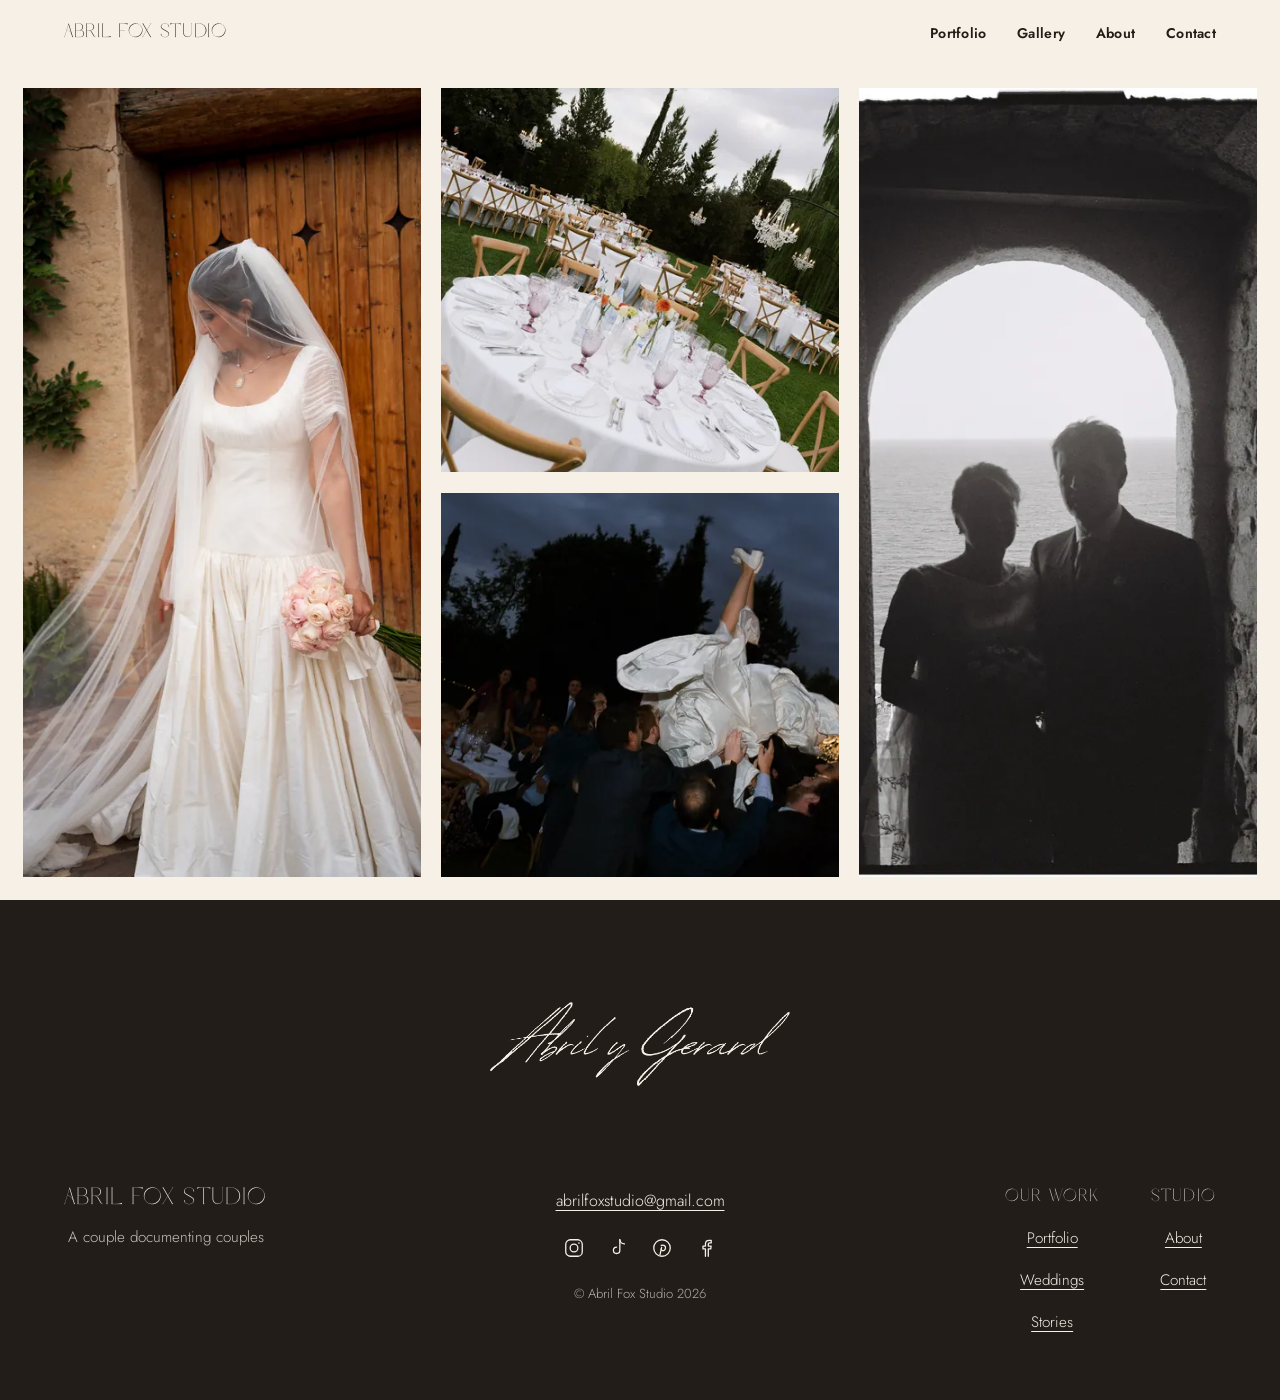
<file: index.html>
<!doctype html>
<html lang="es">
<head>
<meta charset="utf-8">
<meta name="viewport" content="width=device-width, initial-scale=1">
<title>Abril Fox Studio · Fotografía de bodas en Barcelona</title>
<meta name="description" content="Abril y Gerard, una pareja que fotografía parejas. Bodas en Barcelona y fuera, en digital y en película.">
<meta name="theme-color" content="#F6F0E6">
<link rel="preload" href="fonts/lovely-may.woff2" as="font" type="font/woff2" crossorigin>
<link rel="preload" href="fonts/jost.woff2" as="font" type="font/woff2" crossorigin>
<link rel="preload" as="image" type="image/webp" imagesrcset="img/dsc03113-640.webp 640w, img/dsc03113-1200.webp 1200w, img/dsc03113-1707.webp 1707w" imagesizes="(min-width: 900px) 67svh, 100vw">
<link rel="stylesheet" href="styles.css">
<script>document.documentElement.classList.add('js')</script>
</head>
<body class="home">
<a class="skip" href="#main">Saltar al contenido</a>
<header class="site-head" data-head>
  <a class="wordmark" href="index.html" aria-label="Abril Fox Studio, home">Abril Fox Studio</a>
  <div class="navwrap">
  <button class="menu-btn" type="button" aria-expanded="false" aria-controls="menu" data-menu-btn>Menu</button>
  <nav id="menu" class="menu" aria-label="Main">
    <ul>
      <li><a href="portfolio.html">Portfolio</a></li>
      <li class="has-sub" data-sub>
        <button class="sub-btn" type="button" aria-expanded="false" aria-controls="sub-gallery">Gallery</button>
        <ul class="sub" id="sub-gallery">
          <li><a href="gallery.html#weddings">Weddings</a></li>
          <li><a href="gallery.html#stories">Stories</a></li>
        </ul>
      </li>
      <li><a href="about.html">About</a></li>
      <li><a href="contact.html">Contact</a></li>
    </ul>
  </nav>
  </div>
</header>
<main id="main">
<section class="mosaic" aria-label="Abril Fox Studio, fotografía de bodas" data-mosaic>
  <h1 class="visually-hidden">Abril Fox Studio, fotografía de bodas en Barcelona</h1>
  <div class="mosaic__a" data-slot><figure class="ph ph--v slide is-on"><picture><source type="image/webp" srcset="img/dsc03113-640.webp 640w, img/dsc03113-1200.webp 1200w, img/dsc03113-1707.webp 1707w" sizes="(min-width: 900px) 33vw, 100vw"><img src="img/dsc03113-1200.jpg" width="1707" height="2560" alt="Novia con el velo al viento delante de una puerta de madera" fetchpriority="high"></picture></figure><figure aria-hidden="true" class="ph ph--v slide"><picture><source type="image/webp" srcset="img/sp102666-640.webp 640w, img/sp102666-1200.webp 1200w, img/sp102666-1707.webp 1707w" sizes="(min-width: 900px) 33vw, 100vw"><img src="img/sp102666-1200.jpg" width="1707" height="2560" alt="La novia sonríe junto al papel pintado de flores" loading="lazy" decoding="async"></picture></figure><figure aria-hidden="true" class="ph ph--v slide"><picture><source type="image/webp" srcset="img/dsc03008-640.webp 640w, img/dsc03008-1200.webp 1200w, img/dsc03008-1707.webp 1707w" sizes="(min-width: 900px) 33vw, 100vw"><img src="img/dsc03008-1200.jpg" width="1707" height="2560" alt="La pareja al fondo de un pasillo de cipreses" loading="lazy" decoding="async"></picture></figure><figure aria-hidden="true" class="ph ph--v slide"><picture><source type="image/webp" srcset="img/sp105795-640.webp 640w, img/sp105795-1200.webp 1200w, img/sp105795-1707.webp 1707w" sizes="(min-width: 900px) 33vw, 100vw"><img src="img/sp105795-1200.jpg" width="1707" height="2560" alt="La novia gira en la pista bajo una luz roja" loading="lazy" decoding="async"></picture></figure><figure aria-hidden="true" class="ph ph--v slide"><picture><source type="image/webp" srcset="img/dsc02863-640.webp 640w, img/dsc02863-1200.webp 1200w, img/dsc02863-1707.webp 1707w" sizes="(min-width: 900px) 33vw, 100vw"><img src="img/dsc02863-1200.jpg" width="1707" height="2560" alt="La cola del vestido extendida en el altar" loading="lazy" decoding="async"></picture></figure></div>
  <div class="mosaic__b" data-slot><figure class="ph ph--h slide is-on"><picture><source type="image/webp" srcset="img/sp104324-640.webp 640w, img/sp104324-1200.webp 1200w, img/sp104324-2000.webp 2000w" sizes="(min-width: 900px) 33vw, 100vw"><img src="img/sp104324-1200.jpg" width="2560" height="1707" alt="La mesa larga del banquete en el césped de la finca" fetchpriority="high"></picture></figure><figure aria-hidden="true" class="ph ph--h slide"><picture><source type="image/webp" srcset="img/sp104141-640.webp 640w, img/sp104141-1200.webp 1200w, img/sp104141-2000.webp 2000w" sizes="(min-width: 900px) 33vw, 100vw"><img src="img/sp104141-1200.jpg" width="2560" height="1707" alt="Foto de grupo con el velo extendido como una ola" loading="lazy" decoding="async"></picture></figure><figure aria-hidden="true" class="ph ph--h slide"><picture><source type="image/webp" srcset="img/f01-20-640.webp 640w, img/f01-20-1200.webp 1200w, img/f01-20-2000.webp 2000w" sizes="(min-width: 900px) 33vw, 100vw"><img src="img/f01-20-1200.jpg" width="3578" height="2397" alt="El velo al viento frente al mar, en película" loading="lazy" decoding="async"></picture></figure><figure aria-hidden="true" class="ph ph--h slide"><picture><source type="image/webp" srcset="img/sp102861-640.webp 640w, img/sp102861-1200.webp 1200w, img/sp102861-2000.webp 2000w" sizes="(min-width: 900px) 33vw, 100vw"><img src="img/sp102861-1200.jpg" width="2560" height="1707" alt="La novia saluda desde la ventanilla del coche" loading="lazy" decoding="async"></picture></figure><figure aria-hidden="true" class="ph ph--h slide"><picture><source type="image/webp" srcset="img/f01-18-640.webp 640w, img/f01-18-1200.webp 1200w, img/f01-18-2000.webp 2000w" sizes="(min-width: 900px) 33vw, 100vw"><img src="img/f01-18-1200.jpg" width="3578" height="2397" alt="La costa vista desde lo alto, en película" loading="lazy" decoding="async"></picture></figure></div>
  <div class="mosaic__c" data-slot><figure class="ph ph--h slide is-on"><picture><source type="image/webp" srcset="img/sp104718-640.webp 640w, img/sp104718-1200.webp 1200w, img/sp104718-2000.webp 2000w" sizes="(min-width: 900px) 33vw, 100vw"><img src="img/sp104718-1200.jpg" width="2560" height="1707" alt="Los invitados mantean a la novia de noche" loading="lazy" decoding="async"></picture></figure><figure aria-hidden="true" class="ph ph--h slide"><picture><source type="image/webp" srcset="img/sp103785-640.webp 640w, img/sp103785-1200.webp 1200w, img/sp103785-2000.webp 2000w" sizes="(min-width: 900px) 33vw, 100vw"><img src="img/sp103785-1200.jpg" width="2560" height="1707" alt="Una fuente llena de manzanas en el jardín" loading="lazy" decoding="async"></picture></figure><figure aria-hidden="true" class="ph ph--h slide"><picture><source type="image/webp" srcset="img/f01-28-640.webp 640w, img/f01-28-1200.webp 1200w, img/f01-28-2000.webp 2000w" sizes="(min-width: 900px) 33vw, 100vw"><img src="img/f01-28-1200.jpg" width="3578" height="2397" alt="La ermita blanca contra el cielo, en película" loading="lazy" decoding="async"></picture></figure><figure aria-hidden="true" class="ph ph--h slide"><picture><source type="image/webp" srcset="img/sp102555-640.webp 640w, img/sp102555-1200.webp 1200w, img/sp102555-2000.webp 2000w" sizes="(min-width: 900px) 33vw, 100vw"><img src="img/sp102555-1200.jpg" width="2560" height="1707" alt="Abrazo y carcajada en la biblioteca de casa" loading="lazy" decoding="async"></picture></figure><figure aria-hidden="true" class="ph ph--h slide"><picture><source type="image/webp" srcset="img/sp104456-640.webp 640w, img/sp104456-1200.webp 1200w, img/sp104456-2000.webp 2000w" sizes="(min-width: 900px) 33vw, 100vw"><img src="img/sp104456-1200.jpg" width="2560" height="1707" alt="Servilletas al aire durante la cena" loading="lazy" decoding="async"></picture></figure></div>
  <div class="mosaic__d" data-slot><figure class="ph ph--v slide is-on"><picture><source type="image/webp" srcset="img/f01-13-640.webp 640w, img/f01-13-1200.webp 1200w, img/f01-13-2000.webp 2000w" sizes="(min-width: 900px) 33vw, 100vw"><img src="img/f01-13-1200.jpg" width="2397" height="3578" alt="Silueta de la pareja bajo un arco frente al mar, en película" fetchpriority="high"></picture></figure><figure aria-hidden="true" class="ph ph--v slide"><picture><source type="image/webp" srcset="img/f01-27-640.webp 640w, img/f01-27-1200.webp 1200w, img/f01-27-2000.webp 2000w" sizes="(min-width: 900px) 33vw, 100vw"><img src="img/f01-27-1200.jpg" width="2397" height="3578" alt="El velo transparente frente al mar, en película" loading="lazy" decoding="async"></picture></figure><figure aria-hidden="true" class="ph ph--v slide"><picture><source type="image/webp" srcset="img/f02-12-640.webp 640w, img/f02-12-1200.webp 1200w, img/f02-12-2000.webp 2000w" sizes="(min-width: 900px) 33vw, 100vw"><img src="img/f02-12-1200.jpg" width="2397" height="3578" alt="La novia con el velo frente al mar, en color" loading="lazy" decoding="async"></picture></figure><figure aria-hidden="true" class="ph ph--v slide"><picture><source type="image/webp" srcset="img/f01-15-640.webp 640w, img/f01-15-1200.webp 1200w, img/f01-15-2000.webp 2000w" sizes="(min-width: 900px) 33vw, 100vw"><img src="img/f01-15-1200.jpg" width="2397" height="3578" alt="La novia en lo alto del arco, en película" loading="lazy" decoding="async"></picture></figure><figure aria-hidden="true" class="ph ph--v slide"><picture><source type="image/webp" srcset="img/sp103479-640.webp 640w, img/sp103479-1200.webp 1200w, img/sp103479-1707.webp 1707w" sizes="(min-width: 900px) 33vw, 100vw"><img src="img/sp103479-1200.jpg" width="1707" height="2560" alt="La novia entre invitadas con pamela naranja" loading="lazy" decoding="async"></picture></figure></div>
</section>
</main>
<footer class="foot">
  <img class="foot__firma" src="img/firma-crema.png" width="574" height="160" alt="Abril y Gerard" loading="lazy">
  <div class="foot__brand">
    <p class="foot__logo">Abril Fox Studio</p>
    <p class="foot__tag">A couple documenting couples</p>
  </div>
  <div class="foot__center">
    <a class="foot__mail" href="mailto:abrilfoxstudio@gmail.com">abrilfoxstudio@gmail.com</a>
    <ul class="foot__social">
      <li><a href="https://www.instagram.com/abrilfoxstudio/" rel="noopener" aria-label="Instagram, @abrilfoxstudio"><svg viewBox="0 0 24 24" width="22" height="22" aria-hidden="true" focusable="false" fill="none" stroke="currentColor" stroke-width="1.4"><rect x="3" y="3" width="18" height="18" rx="5"/><circle cx="12" cy="12" r="4.2"/><circle cx="17.4" cy="6.6" r=".9" fill="currentColor" stroke="none"/></svg></a></li>
      <li><a href="https://www.tiktok.com/@abril.fox.studio" rel="noopener" aria-label="TikTok, @abril.fox.studio"><svg viewBox="0 0 24 24" width="22" height="22" aria-hidden="true" focusable="false" fill="none" stroke="currentColor" stroke-width="1.4" stroke-linecap="round" stroke-linejoin="round"><path d="M14 3v11.5a3.5 3.5 0 1 1-3.5-3.5"/><path d="M14 3c.4 2.6 2.2 4.4 5 4.6"/></svg></a></li>
      <li><a href="https://www.pinterest.com/" rel="noopener" aria-label="Pinterest"><svg viewBox="0 0 24 24" width="22" height="22" aria-hidden="true" focusable="false" fill="none" stroke="currentColor" stroke-width="1.4" stroke-linecap="round" stroke-linejoin="round"><circle cx="12" cy="12" r="9"/><path d="M11.2 9.2c2.6-1 5 .5 4.6 3-.3 2-2 3-3.4 2.6-1-.3-1.4-1.2-1.2-2.1"/><path d="M11.6 11.2 9.8 19.5"/></svg></a></li>
      <li><a href="https://www.facebook.com/" rel="noopener" aria-label="Facebook"><svg viewBox="0 0 24 24" width="22" height="22" aria-hidden="true" focusable="false" fill="none" stroke="currentColor" stroke-width="1.4" stroke-linecap="round" stroke-linejoin="round"><path d="M14.5 21v-8h2.7l.4-3.1h-3.1V8c0-.9.3-1.5 1.6-1.5h1.6V3.7A20 20 0 0 0 15.4 3.6c-2.4 0-4 1.5-4 4.1v2.2H8.7V13h2.7v8"/></svg></a></li>
    </ul>
    <p class="foot__copy">© Abril Fox Studio 2026</p>
  </div>
  <nav class="foot__nav" aria-label="Pie de página">
    <div><p class="foot__h">Our work</p><ul>
      <li><a href="portfolio.html">Portfolio</a></li>
      <li><a href="gallery.html#weddings">Weddings</a></li>
      <li><a href="gallery.html#stories">Stories</a></li>
    </ul></div>
    <div><p class="foot__h">Studio</p><ul>
      <li><a href="about.html">About</a></li>
      <li><a href="contact.html">Contact</a></li>
    </ul></div>
  </nav>
</footer>
<script src="main.js" defer></script>
</body>
</html>
</file>
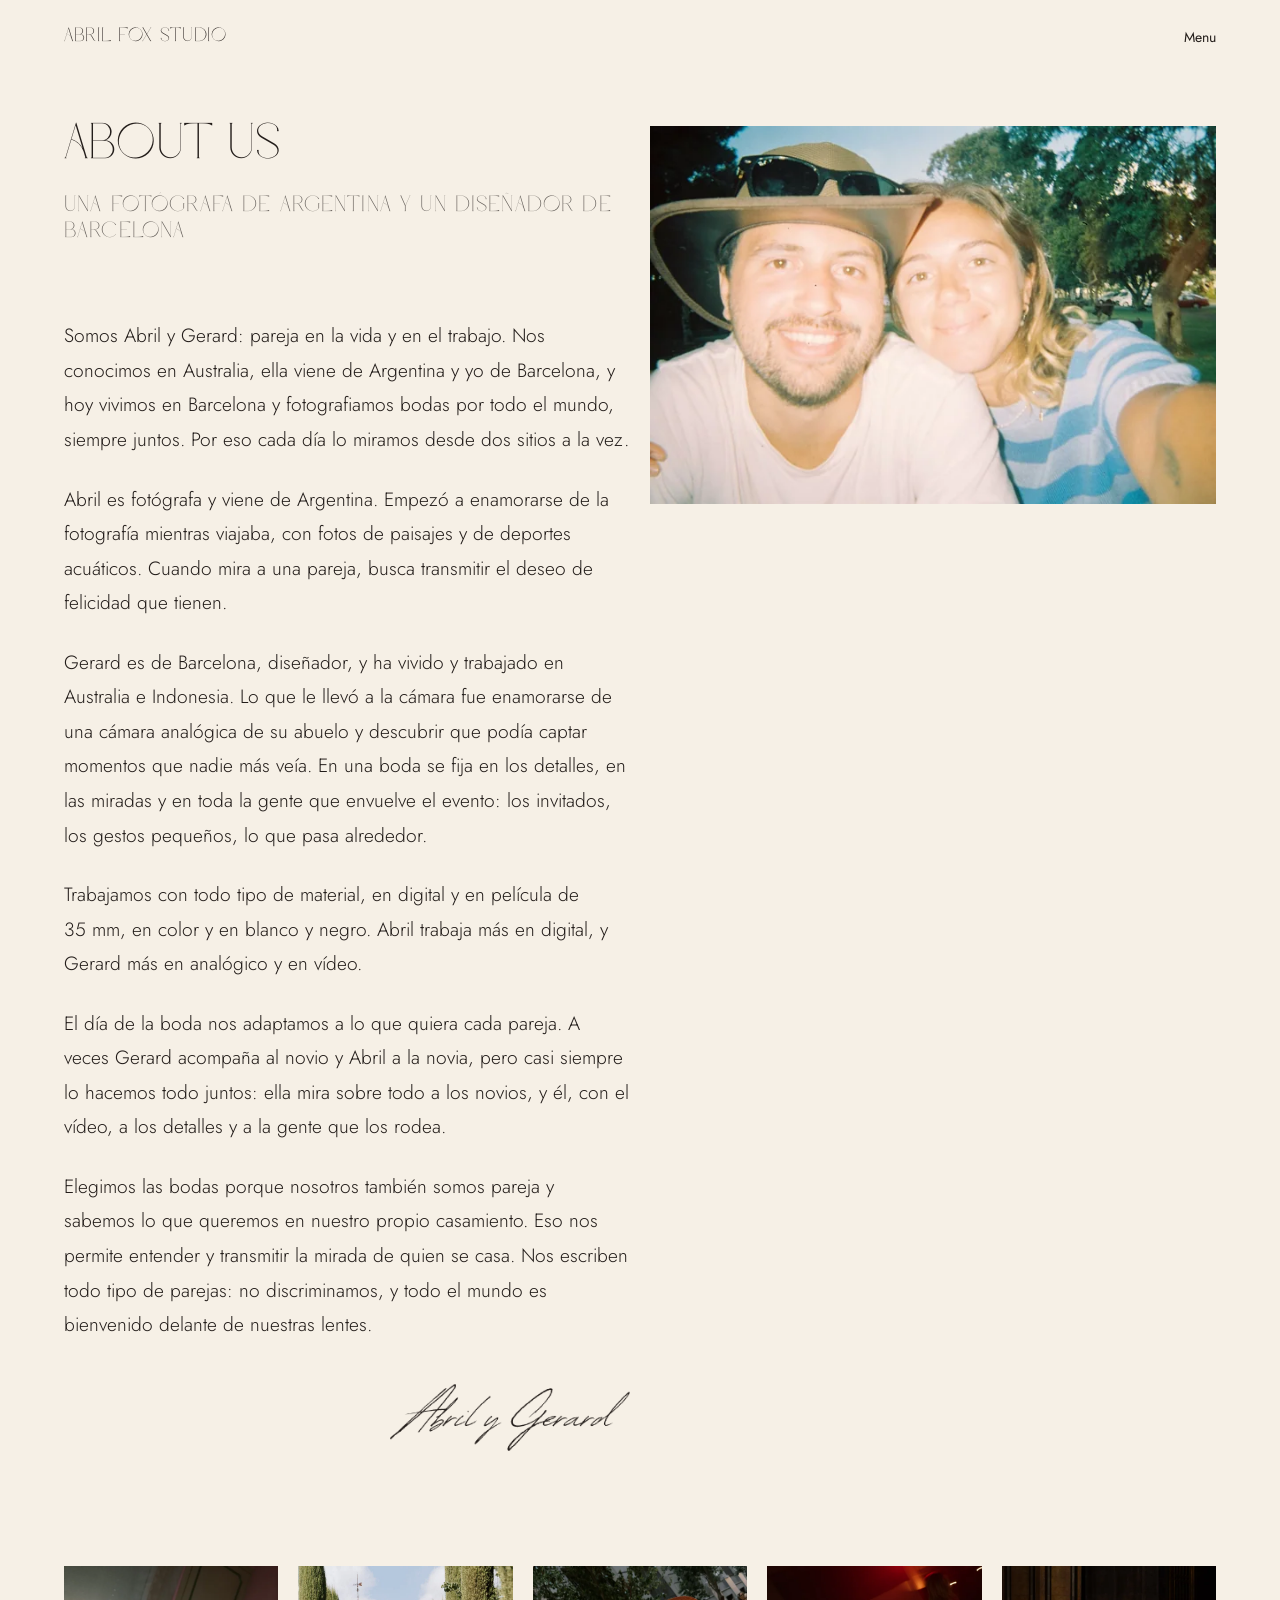
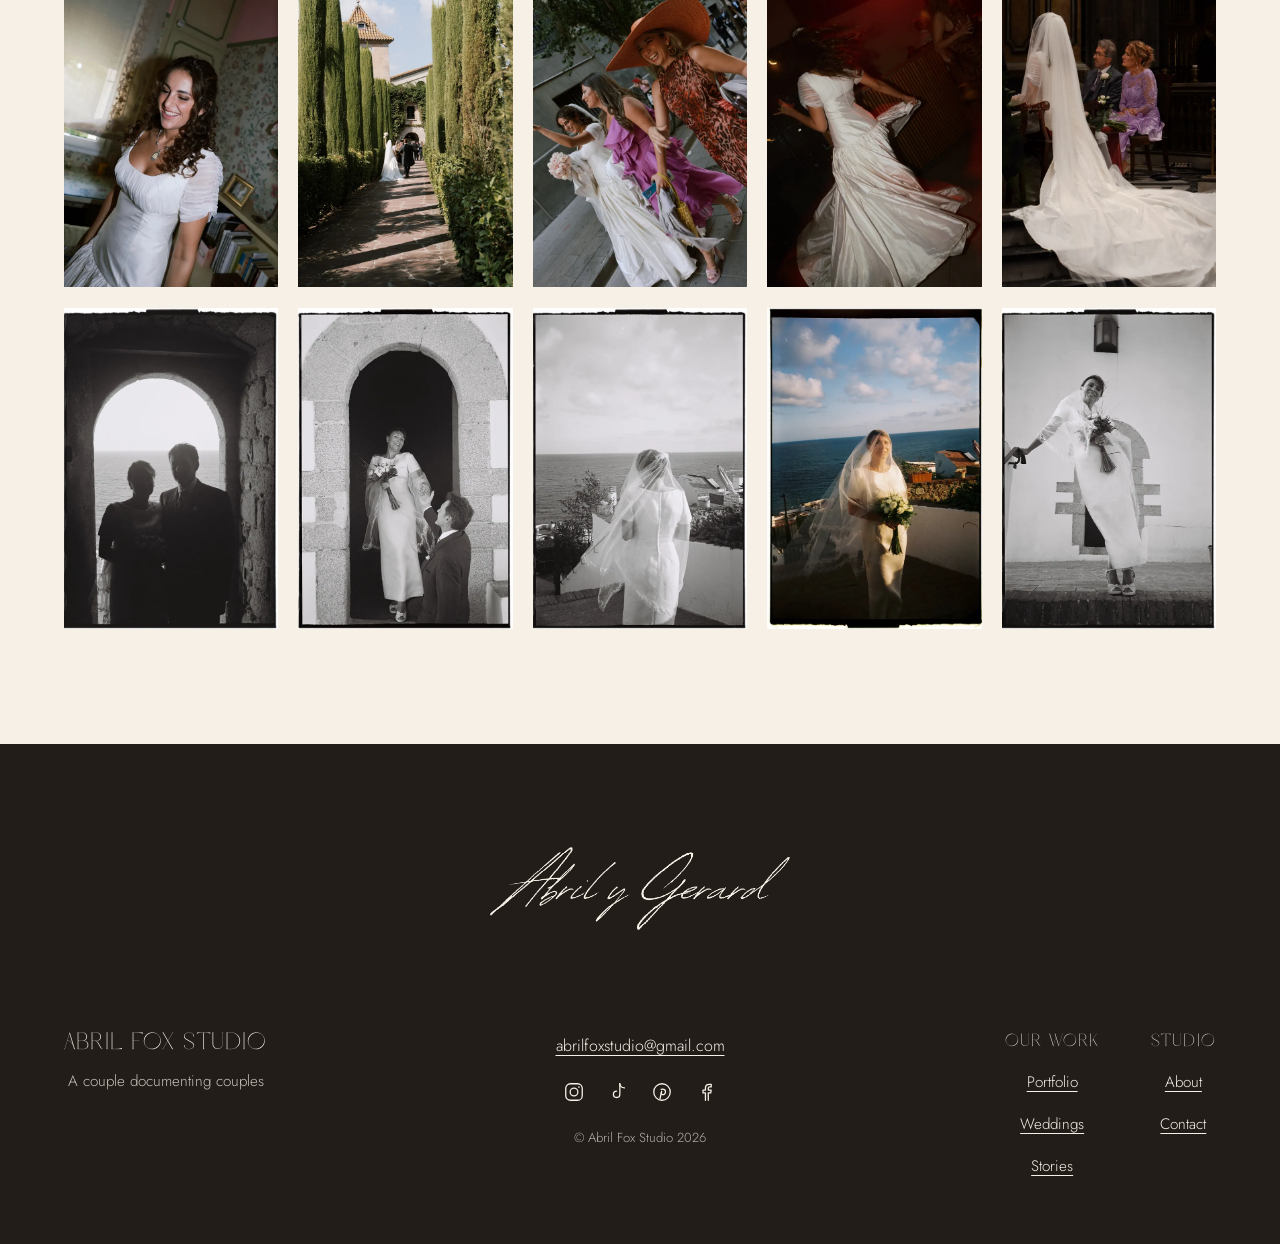
<file: about.html>
<!doctype html>
<html lang="es">
<head>
<meta charset="utf-8">
<meta name="viewport" content="width=device-width, initial-scale=1">
<title>About · Abril Fox Studio</title>
<meta name="description" content="Abril Fox Studio, fotografía de bodas en Barcelona.">
<meta name="theme-color" content="#F6F0E6">
<link rel="preload" href="fonts/lovely-may.woff2" as="font" type="font/woff2" crossorigin>
<link rel="preload" href="fonts/jost.woff2" as="font" type="font/woff2" crossorigin>

<link rel="stylesheet" href="styles.css">
<script>document.documentElement.classList.add('js')</script>
</head>
<body class="page">
<a class="skip" href="#main">Saltar al contenido</a>
<header class="site-head" data-head>
  <a class="wordmark" href="index.html" aria-label="Abril Fox Studio, home">Abril Fox Studio</a>
  <div class="navwrap">
  <button class="menu-btn" type="button" aria-expanded="false" aria-controls="menu" data-menu-btn>Menu</button>
  <nav id="menu" class="menu" aria-label="Main">
    <ul>
      <li><a href="portfolio.html">Portfolio</a></li>
      <li class="has-sub" data-sub>
        <button class="sub-btn" type="button" aria-expanded="false" aria-controls="sub-gallery">Gallery</button>
        <ul class="sub" id="sub-gallery">
          <li><a href="gallery.html#weddings">Weddings</a></li>
          <li><a href="gallery.html#stories">Stories</a></li>
        </ul>
      </li>
      <li><a href="about.html" aria-current="page">About</a></li>
      <li><a href="contact.html">Contact</a></li>
    </ul>
  </nav>
  </div>
</header>
<main id="main" class="pg">
<h1 class="visually-hidden">About</h1>
<section class="about" id="nosotros" aria-labelledby="about-t">
  <div class="about__text">
    <h2 class="about__title" id="about-t">About us</h2>
    <p class="about__sub">Una fotógrafa de Argentina y un diseñador de Barcelona</p>
    <div class="about__body">
      <p>Somos Abril y Gerard: pareja en la vida y en el trabajo. Nos conocimos en Australia, ella viene de Argentina y yo de Barcelona, y hoy vivimos en Barcelona y fotografiamos bodas por todo el mundo, siempre juntos. Por eso cada día lo miramos desde dos sitios a la vez.</p>
      <p>Abril es fotógrafa y viene de Argentina. Empezó a enamorarse de la fotografía mientras viajaba, con fotos de paisajes y de deportes acuáticos. Cuando mira a una pareja, busca transmitir el deseo de felicidad que tienen.</p>
      <p>Gerard es de Barcelona, diseñador, y ha vivido y trabajado en Australia e Indonesia. Lo que le llevó a la cámara fue enamorarse de una cámara analógica de su abuelo y descubrir que podía captar momentos que nadie más veía. En una boda se fija en los detalles, en las miradas y en toda la gente que envuelve el evento: los invitados, los gestos pequeños, lo que pasa alrededor.</p>
      <p>Trabajamos con todo tipo de material, en digital y en película de 35&nbsp;mm, en color y en blanco y negro. Abril trabaja más en digital, y Gerard más en analógico y en vídeo.</p>
      <p>El día de la boda nos adaptamos a lo que quiera cada pareja. A veces Gerard acompaña al novio y Abril a la novia, pero casi siempre lo hacemos todo juntos: ella mira sobre todo a los novios, y él, con el vídeo, a los detalles y a la gente que los rodea.</p>
      <p>Elegimos las bodas porque nosotros también somos pareja y sabemos lo que queremos en nuestro propio casamiento. Eso nos permite entender y transmitir la mirada de quien se casa. Nos escriben todo tipo de parejas: no discriminamos, y todo el mundo es bienvenido delante de nuestras lentes.</p>
    </div>
    <img class="firma" src="img/firma.png" width="574" height="160" alt="Firma: Abril y Gerard" loading="lazy">
  </div>
  <div class="about__photo"><figure class="ph ph--h "><picture><source type="image/webp" srcset="img/nosotros-640.webp 640w, img/nosotros-1200.webp 1200w, img/nosotros-1600.webp 1600w" sizes="(min-width: 900px) 46vw, 100vw"><img src="img/nosotros-1200.jpg" width="1600" height="1071" alt="Abril y Gerard, selfie en analógico en un parque" loading="lazy" decoding="async"></picture></figure></div>
  <div class="strips" aria-label="Fotografías">
    <div class="strip"><figure class="ph ph--v "><picture><source type="image/webp" srcset="img/sp102666-640.webp 640w, img/sp102666-1200.webp 1200w, img/sp102666-1707.webp 1707w" sizes="(min-width: 900px) 19vw, 50vw"><img src="img/sp102666-1200.jpg" width="1707" height="2560" alt="La novia sonríe junto al papel pintado de flores" loading="lazy" decoding="async"></picture></figure><figure class="ph ph--v "><picture><source type="image/webp" srcset="img/dsc03008-640.webp 640w, img/dsc03008-1200.webp 1200w, img/dsc03008-1707.webp 1707w" sizes="(min-width: 900px) 19vw, 50vw"><img src="img/dsc03008-1200.jpg" width="1707" height="2560" alt="La pareja al fondo de un pasillo de cipreses" loading="lazy" decoding="async"></picture></figure><figure class="ph ph--v "><picture><source type="image/webp" srcset="img/sp103479-640.webp 640w, img/sp103479-1200.webp 1200w, img/sp103479-1707.webp 1707w" sizes="(min-width: 900px) 19vw, 50vw"><img src="img/sp103479-1200.jpg" width="1707" height="2560" alt="La novia entre invitadas con pamela naranja" loading="lazy" decoding="async"></picture></figure><figure class="ph ph--v "><picture><source type="image/webp" srcset="img/sp105795-640.webp 640w, img/sp105795-1200.webp 1200w, img/sp105795-1707.webp 1707w" sizes="(min-width: 900px) 19vw, 50vw"><img src="img/sp105795-1200.jpg" width="1707" height="2560" alt="La novia gira bajo una luz roja" loading="lazy" decoding="async"></picture></figure><figure class="ph ph--v "><picture><source type="image/webp" srcset="img/dsc02863-640.webp 640w, img/dsc02863-1200.webp 1200w, img/dsc02863-1707.webp 1707w" sizes="(min-width: 900px) 19vw, 50vw"><img src="img/dsc02863-1200.jpg" width="1707" height="2560" alt="La cola del vestido en el altar" loading="lazy" decoding="async"></picture></figure></div>
    <div class="strip"><figure class="ph ph--v "><picture><source type="image/webp" srcset="img/f01-13-640.webp 640w, img/f01-13-1200.webp 1200w, img/f01-13-2000.webp 2000w" sizes="(min-width: 900px) 19vw, 50vw"><img src="img/f01-13-1200.jpg" width="2397" height="3578" alt="Silueta de la pareja bajo un arco frente al mar, en película" loading="lazy" decoding="async"></picture></figure><figure class="ph ph--v "><picture><source type="image/webp" srcset="img/f01-15-640.webp 640w, img/f01-15-1200.webp 1200w, img/f01-15-2000.webp 2000w" sizes="(min-width: 900px) 19vw, 50vw"><img src="img/f01-15-1200.jpg" width="2397" height="3578" alt="La novia en lo alto del arco, en película" loading="lazy" decoding="async"></picture></figure><figure class="ph ph--v "><picture><source type="image/webp" srcset="img/f01-27-640.webp 640w, img/f01-27-1200.webp 1200w, img/f01-27-2000.webp 2000w" sizes="(min-width: 900px) 19vw, 50vw"><img src="img/f01-27-1200.jpg" width="2397" height="3578" alt="El velo transparente frente al mar, en película" loading="lazy" decoding="async"></picture></figure><figure class="ph ph--v "><picture><source type="image/webp" srcset="img/f02-12-640.webp 640w, img/f02-12-1200.webp 1200w, img/f02-12-2000.webp 2000w" sizes="(min-width: 900px) 19vw, 50vw"><img src="img/f02-12-1200.jpg" width="2397" height="3578" alt="La novia con el velo frente al mar, en color" loading="lazy" decoding="async"></picture></figure><figure class="ph ph--v "><picture><source type="image/webp" srcset="img/f01-23-640.webp 640w, img/f01-23-1200.webp 1200w, img/f01-23-2000.webp 2000w" sizes="(min-width: 900px) 19vw, 50vw"><img src="img/f01-23-1200.jpg" width="2397" height="3578" alt="La novia junto a una pared blanca, en película" loading="lazy" decoding="async"></picture></figure></div>
  </div>
</section>
</main>
<footer class="foot">
  <img class="foot__firma" src="img/firma-crema.png" width="574" height="160" alt="Abril y Gerard" loading="lazy">
  <div class="foot__brand">
    <p class="foot__logo">Abril Fox Studio</p>
    <p class="foot__tag">A couple documenting couples</p>
  </div>
  <div class="foot__center">
    <a class="foot__mail" href="mailto:abrilfoxstudio@gmail.com">abrilfoxstudio@gmail.com</a>
    <ul class="foot__social">
      <li><a href="https://www.instagram.com/abrilfoxstudio/" rel="noopener" aria-label="Instagram, @abrilfoxstudio"><svg viewBox="0 0 24 24" width="22" height="22" aria-hidden="true" focusable="false" fill="none" stroke="currentColor" stroke-width="1.4"><rect x="3" y="3" width="18" height="18" rx="5"/><circle cx="12" cy="12" r="4.2"/><circle cx="17.4" cy="6.6" r=".9" fill="currentColor" stroke="none"/></svg></a></li>
      <li><a href="https://www.tiktok.com/@abril.fox.studio" rel="noopener" aria-label="TikTok, @abril.fox.studio"><svg viewBox="0 0 24 24" width="22" height="22" aria-hidden="true" focusable="false" fill="none" stroke="currentColor" stroke-width="1.4" stroke-linecap="round" stroke-linejoin="round"><path d="M14 3v11.5a3.5 3.5 0 1 1-3.5-3.5"/><path d="M14 3c.4 2.6 2.2 4.4 5 4.6"/></svg></a></li>
      <li><a href="https://www.pinterest.com/" rel="noopener" aria-label="Pinterest"><svg viewBox="0 0 24 24" width="22" height="22" aria-hidden="true" focusable="false" fill="none" stroke="currentColor" stroke-width="1.4" stroke-linecap="round" stroke-linejoin="round"><circle cx="12" cy="12" r="9"/><path d="M11.2 9.2c2.6-1 5 .5 4.6 3-.3 2-2 3-3.4 2.6-1-.3-1.4-1.2-1.2-2.1"/><path d="M11.6 11.2 9.8 19.5"/></svg></a></li>
      <li><a href="https://www.facebook.com/" rel="noopener" aria-label="Facebook"><svg viewBox="0 0 24 24" width="22" height="22" aria-hidden="true" focusable="false" fill="none" stroke="currentColor" stroke-width="1.4" stroke-linecap="round" stroke-linejoin="round"><path d="M14.5 21v-8h2.7l.4-3.1h-3.1V8c0-.9.3-1.5 1.6-1.5h1.6V3.7A20 20 0 0 0 15.4 3.6c-2.4 0-4 1.5-4 4.1v2.2H8.7V13h2.7v8"/></svg></a></li>
    </ul>
    <p class="foot__copy">© Abril Fox Studio 2026</p>
  </div>
  <nav class="foot__nav" aria-label="Pie de página">
    <div><p class="foot__h">Our work</p><ul>
      <li><a href="portfolio.html">Portfolio</a></li>
      <li><a href="gallery.html#weddings">Weddings</a></li>
      <li><a href="gallery.html#stories">Stories</a></li>
    </ul></div>
    <div><p class="foot__h">Studio</p><ul>
      <li><a href="about.html">About</a></li>
      <li><a href="contact.html">Contact</a></li>
    </ul></div>
  </nav>
</footer>
<script src="main.js" defer></script>
</body>
</html>
</file>
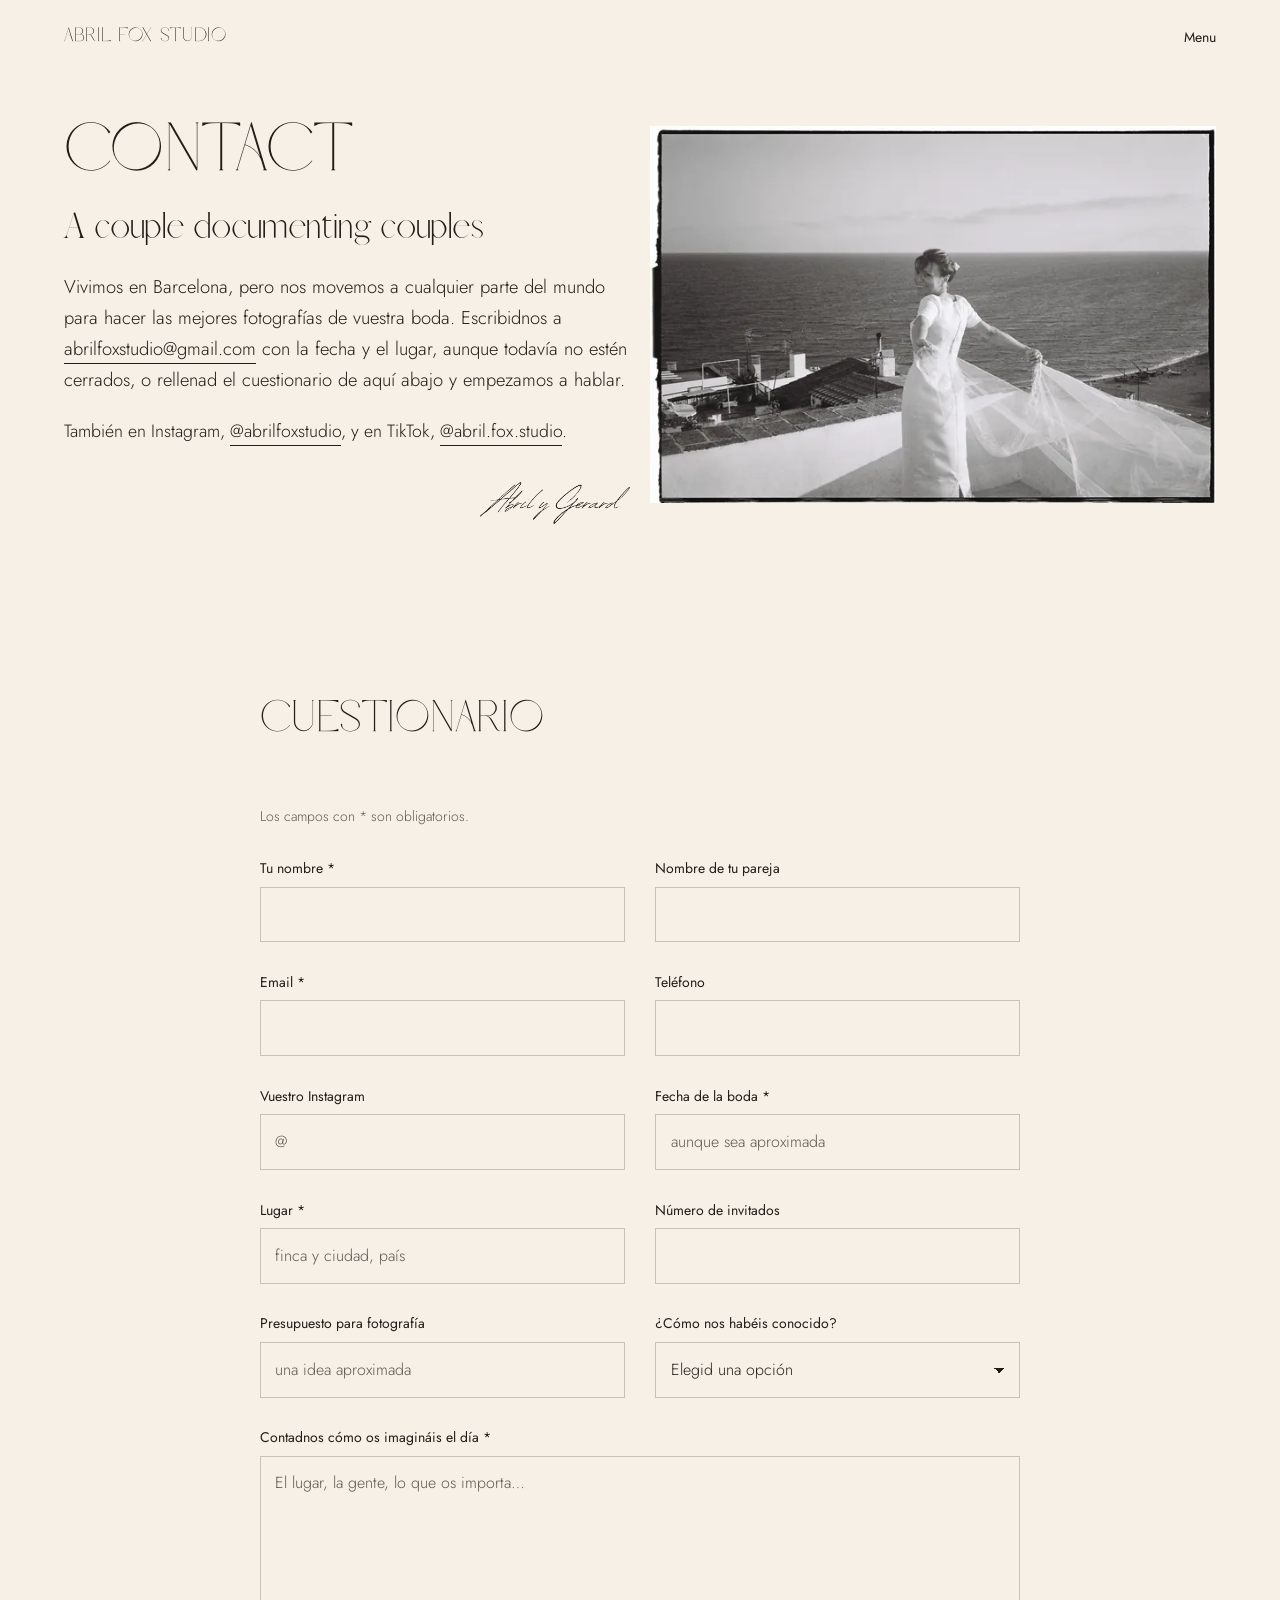
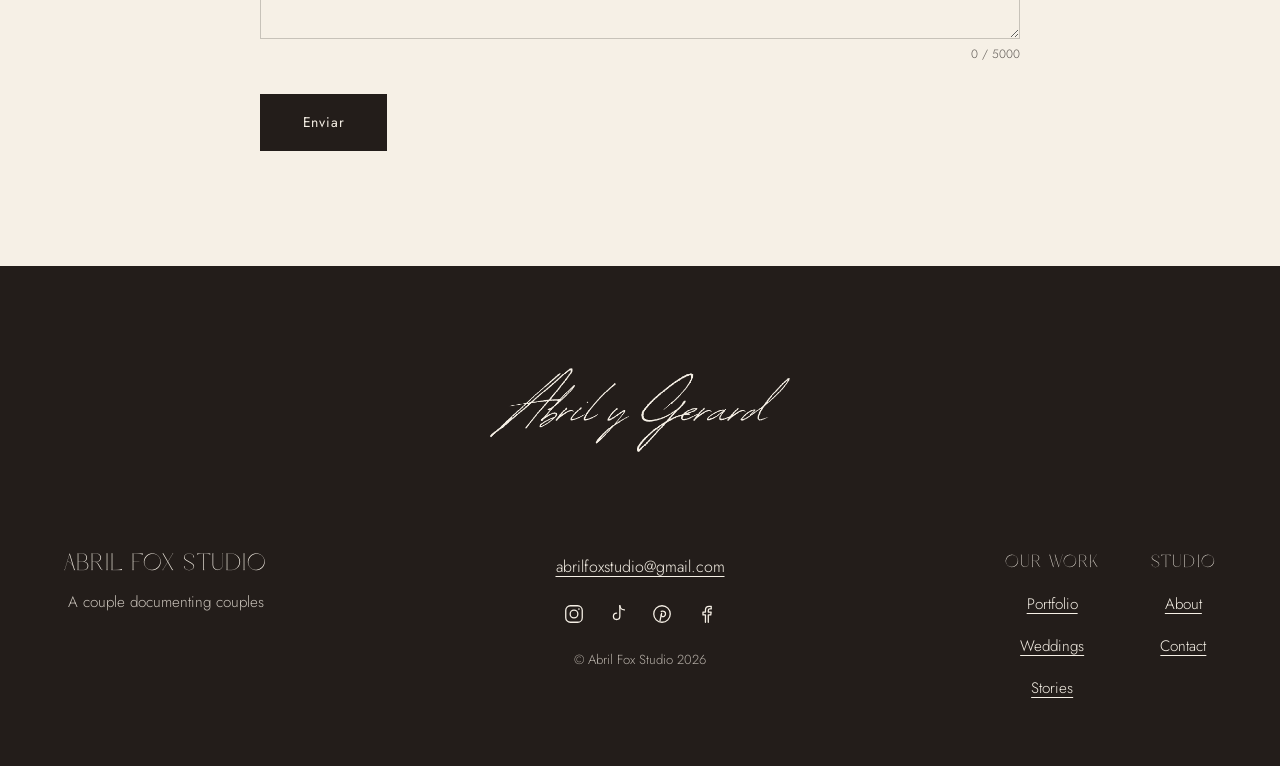
<file: contact.html>
<!doctype html>
<html lang="es">
<head>
<meta charset="utf-8">
<meta name="viewport" content="width=device-width, initial-scale=1">
<title>Contact · Abril Fox Studio</title>
<meta name="description" content="Abril Fox Studio, fotografía de bodas en Barcelona.">
<meta name="theme-color" content="#F6F0E6">
<link rel="preload" href="fonts/lovely-may.woff2" as="font" type="font/woff2" crossorigin>
<link rel="preload" href="fonts/jost.woff2" as="font" type="font/woff2" crossorigin>

<link rel="stylesheet" href="styles.css">
<script>document.documentElement.classList.add('js')</script>
</head>
<body class="page">
<a class="skip" href="#main">Saltar al contenido</a>
<header class="site-head" data-head>
  <a class="wordmark" href="index.html" aria-label="Abril Fox Studio, home">Abril Fox Studio</a>
  <div class="navwrap">
  <button class="menu-btn" type="button" aria-expanded="false" aria-controls="menu" data-menu-btn>Menu</button>
  <nav id="menu" class="menu" aria-label="Main">
    <ul>
      <li><a href="portfolio.html">Portfolio</a></li>
      <li class="has-sub" data-sub>
        <button class="sub-btn" type="button" aria-expanded="false" aria-controls="sub-gallery">Gallery</button>
        <ul class="sub" id="sub-gallery">
          <li><a href="gallery.html#weddings">Weddings</a></li>
          <li><a href="gallery.html#stories">Stories</a></li>
        </ul>
      </li>
      <li><a href="about.html">About</a></li>
      <li><a href="contact.html" aria-current="page">Contact</a></li>
    </ul>
  </nav>
  </div>
</header>
<main id="main" class="pg">
<h1 class="visually-hidden">Contact</h1>
<section class="contact" id="contacto" aria-labelledby="contact-t">
  <div class="contact__head">
    <h2 class="contact__title" id="contact-t">Contact</h2>
    <p class="contact__travel">A couple documenting couples</p>
    <p class="contact__intro">Vivimos en Barcelona, pero nos movemos a cualquier parte del mundo para hacer las mejores fotografías de vuestra boda. Escribidnos a <a class="link" href="mailto:abrilfoxstudio@gmail.com">abrilfoxstudio@gmail.com</a> con la fecha y el lugar, aunque todavía no estén cerrados, o rellenad el cuestionario de aquí abajo y empezamos a hablar.</p>
    <p class="contact__ig">También en Instagram, <a class="link" href="https://www.instagram.com/abrilfoxstudio/" rel="noopener">@abrilfoxstudio</a>, y en TikTok, <a class="link" href="https://www.tiktok.com/@abril.fox.studio" rel="noopener">@abril.fox.studio</a>.</p>
    <img class="firma firma--s" src="img/firma.png" width="574" height="160" alt="Firma: Abril y Gerard" loading="lazy">
  </div>
  <div class="contact__photo" data-rotate>
    <figure class="ph ph--h slide is-on"><picture><source type="image/webp" srcset="img/f01-20-640.webp 640w, img/f01-20-1200.webp 1200w, img/f01-20-2000.webp 2000w" sizes="(min-width: 900px) 46vw, 100vw"><img src="img/f01-20-1200.jpg" width="3578" height="2397" alt="El velo al viento frente al mar, en película" fetchpriority="high"></picture></figure><figure aria-hidden="true" class="ph ph--h slide"><picture><source type="image/webp" srcset="img/sp104141-640.webp 640w, img/sp104141-1200.webp 1200w, img/sp104141-2000.webp 2000w" sizes="(min-width: 900px) 46vw, 100vw"><img src="img/sp104141-1200.jpg" width="2560" height="1707" alt="Foto de grupo con el velo extendido como una ola" loading="lazy" decoding="async"></picture></figure><figure aria-hidden="true" class="ph ph--h slide"><picture><source type="image/webp" srcset="img/sp104324-640.webp 640w, img/sp104324-1200.webp 1200w, img/sp104324-2000.webp 2000w" sizes="(min-width: 900px) 46vw, 100vw"><img src="img/sp104324-1200.jpg" width="2560" height="1707" alt="La mesa larga del banquete en el césped" loading="lazy" decoding="async"></picture></figure><figure aria-hidden="true" class="ph ph--h slide"><picture><source type="image/webp" srcset="img/f01-18-640.webp 640w, img/f01-18-1200.webp 1200w, img/f01-18-2000.webp 2000w" sizes="(min-width: 900px) 46vw, 100vw"><img src="img/f01-18-1200.jpg" width="3578" height="2397" alt="La costa vista desde lo alto, en película" loading="lazy" decoding="async"></picture></figure><figure aria-hidden="true" class="ph ph--h slide"><picture><source type="image/webp" srcset="img/sp102861-640.webp 640w, img/sp102861-1200.webp 1200w, img/sp102861-2000.webp 2000w" sizes="(min-width: 900px) 46vw, 100vw"><img src="img/sp102861-1200.jpg" width="2560" height="1707" alt="La novia saluda desde la ventanilla del coche" loading="lazy" decoding="async"></picture></figure>
  </div>
  <h3 class="contact__formt">Cuestionario</h3>
  <div class="contact__body">
    <form class="form" data-form novalidate data-endpoint="" data-mail="abrilfoxstudio@gmail.com">
      <p class="form__req">Los campos con <span aria-hidden="true">*</span> son obligatorios.</p>
      <div class="field field--half"><label for="f-name">Tu nombre <span class="req" aria-hidden="true">*</span></label>
        <input id="f-name" name="Tu nombre" type="text" autocomplete="name" required></div>
      <div class="field field--half"><label for="f-partner">Nombre de tu pareja</label>
        <input id="f-partner" name="Pareja" type="text"></div>
      <div class="field field--half"><label for="f-mail">Email <span class="req" aria-hidden="true">*</span></label>
        <input id="f-mail" name="Email" type="email" autocomplete="email" required></div>
      <div class="field field--half"><label for="f-phone">Teléfono</label>
        <input id="f-phone" name="Teléfono" type="tel" autocomplete="tel"></div>
      <div class="field field--half"><label for="f-ig">Vuestro Instagram</label>
        <input id="f-ig" name="Instagram" type="text" placeholder="@"></div>
      <div class="field field--half"><label for="f-date">Fecha de la boda <span class="req" aria-hidden="true">*</span></label>
        <input id="f-date" name="Fecha" type="text" placeholder="aunque sea aproximada" required></div>
      <div class="field field--half"><label for="f-place">Lugar <span class="req" aria-hidden="true">*</span></label>
        <input id="f-place" name="Lugar" type="text" placeholder="finca y ciudad, país" required></div>
      <div class="field field--half"><label for="f-guests">Número de invitados</label>
        <input id="f-guests" name="Invitados" type="text" inputmode="numeric"></div>
      <div class="field field--half"><label for="f-budget">Presupuesto para fotografía</label>
        <input id="f-budget" name="Presupuesto" type="text" placeholder="una idea aproximada"></div>
      <div class="field field--half"><label for="f-how">¿Cómo nos habéis conocido?</label>
        <select id="f-how" name="Cómo nos conocieron">
          <option value="">Elegid una opción</option>
          <option>Instagram</option><option>Google</option><option>Una pareja que fotografiamos</option>
          <option>Wedding planner o proveedor</option><option>Otro</option>
        </select></div>
      <div class="field"><label for="f-msg">Contadnos cómo os imagináis el día <span class="req" aria-hidden="true">*</span></label>
        <textarea id="f-msg" name="Mensaje" rows="6" maxlength="5000" required placeholder="El lugar, la gente, lo que os importa…"></textarea>
        <span class="field__count" aria-hidden="true" data-count>0 / 5000</span></div>
      <p class="form__status" role="status" aria-live="polite"></p>
      <button class="btn" type="submit">Enviar</button>
    </form>
  </div>
</section>
</main>
<footer class="foot">
  <img class="foot__firma" src="img/firma-crema.png" width="574" height="160" alt="Abril y Gerard" loading="lazy">
  <div class="foot__brand">
    <p class="foot__logo">Abril Fox Studio</p>
    <p class="foot__tag">A couple documenting couples</p>
  </div>
  <div class="foot__center">
    <a class="foot__mail" href="mailto:abrilfoxstudio@gmail.com">abrilfoxstudio@gmail.com</a>
    <ul class="foot__social">
      <li><a href="https://www.instagram.com/abrilfoxstudio/" rel="noopener" aria-label="Instagram, @abrilfoxstudio"><svg viewBox="0 0 24 24" width="22" height="22" aria-hidden="true" focusable="false" fill="none" stroke="currentColor" stroke-width="1.4"><rect x="3" y="3" width="18" height="18" rx="5"/><circle cx="12" cy="12" r="4.2"/><circle cx="17.4" cy="6.6" r=".9" fill="currentColor" stroke="none"/></svg></a></li>
      <li><a href="https://www.tiktok.com/@abril.fox.studio" rel="noopener" aria-label="TikTok, @abril.fox.studio"><svg viewBox="0 0 24 24" width="22" height="22" aria-hidden="true" focusable="false" fill="none" stroke="currentColor" stroke-width="1.4" stroke-linecap="round" stroke-linejoin="round"><path d="M14 3v11.5a3.5 3.5 0 1 1-3.5-3.5"/><path d="M14 3c.4 2.6 2.2 4.4 5 4.6"/></svg></a></li>
      <li><a href="https://www.pinterest.com/" rel="noopener" aria-label="Pinterest"><svg viewBox="0 0 24 24" width="22" height="22" aria-hidden="true" focusable="false" fill="none" stroke="currentColor" stroke-width="1.4" stroke-linecap="round" stroke-linejoin="round"><circle cx="12" cy="12" r="9"/><path d="M11.2 9.2c2.6-1 5 .5 4.6 3-.3 2-2 3-3.4 2.6-1-.3-1.4-1.2-1.2-2.1"/><path d="M11.6 11.2 9.8 19.5"/></svg></a></li>
      <li><a href="https://www.facebook.com/" rel="noopener" aria-label="Facebook"><svg viewBox="0 0 24 24" width="22" height="22" aria-hidden="true" focusable="false" fill="none" stroke="currentColor" stroke-width="1.4" stroke-linecap="round" stroke-linejoin="round"><path d="M14.5 21v-8h2.7l.4-3.1h-3.1V8c0-.9.3-1.5 1.6-1.5h1.6V3.7A20 20 0 0 0 15.4 3.6c-2.4 0-4 1.5-4 4.1v2.2H8.7V13h2.7v8"/></svg></a></li>
    </ul>
    <p class="foot__copy">© Abril Fox Studio 2026</p>
  </div>
  <nav class="foot__nav" aria-label="Pie de página">
    <div><p class="foot__h">Our work</p><ul>
      <li><a href="portfolio.html">Portfolio</a></li>
      <li><a href="gallery.html#weddings">Weddings</a></li>
      <li><a href="gallery.html#stories">Stories</a></li>
    </ul></div>
    <div><p class="foot__h">Studio</p><ul>
      <li><a href="about.html">About</a></li>
      <li><a href="contact.html">Contact</a></li>
    </ul></div>
  </nav>
</footer>
<script src="main.js" defer></script>
</body>
</html>
</file>
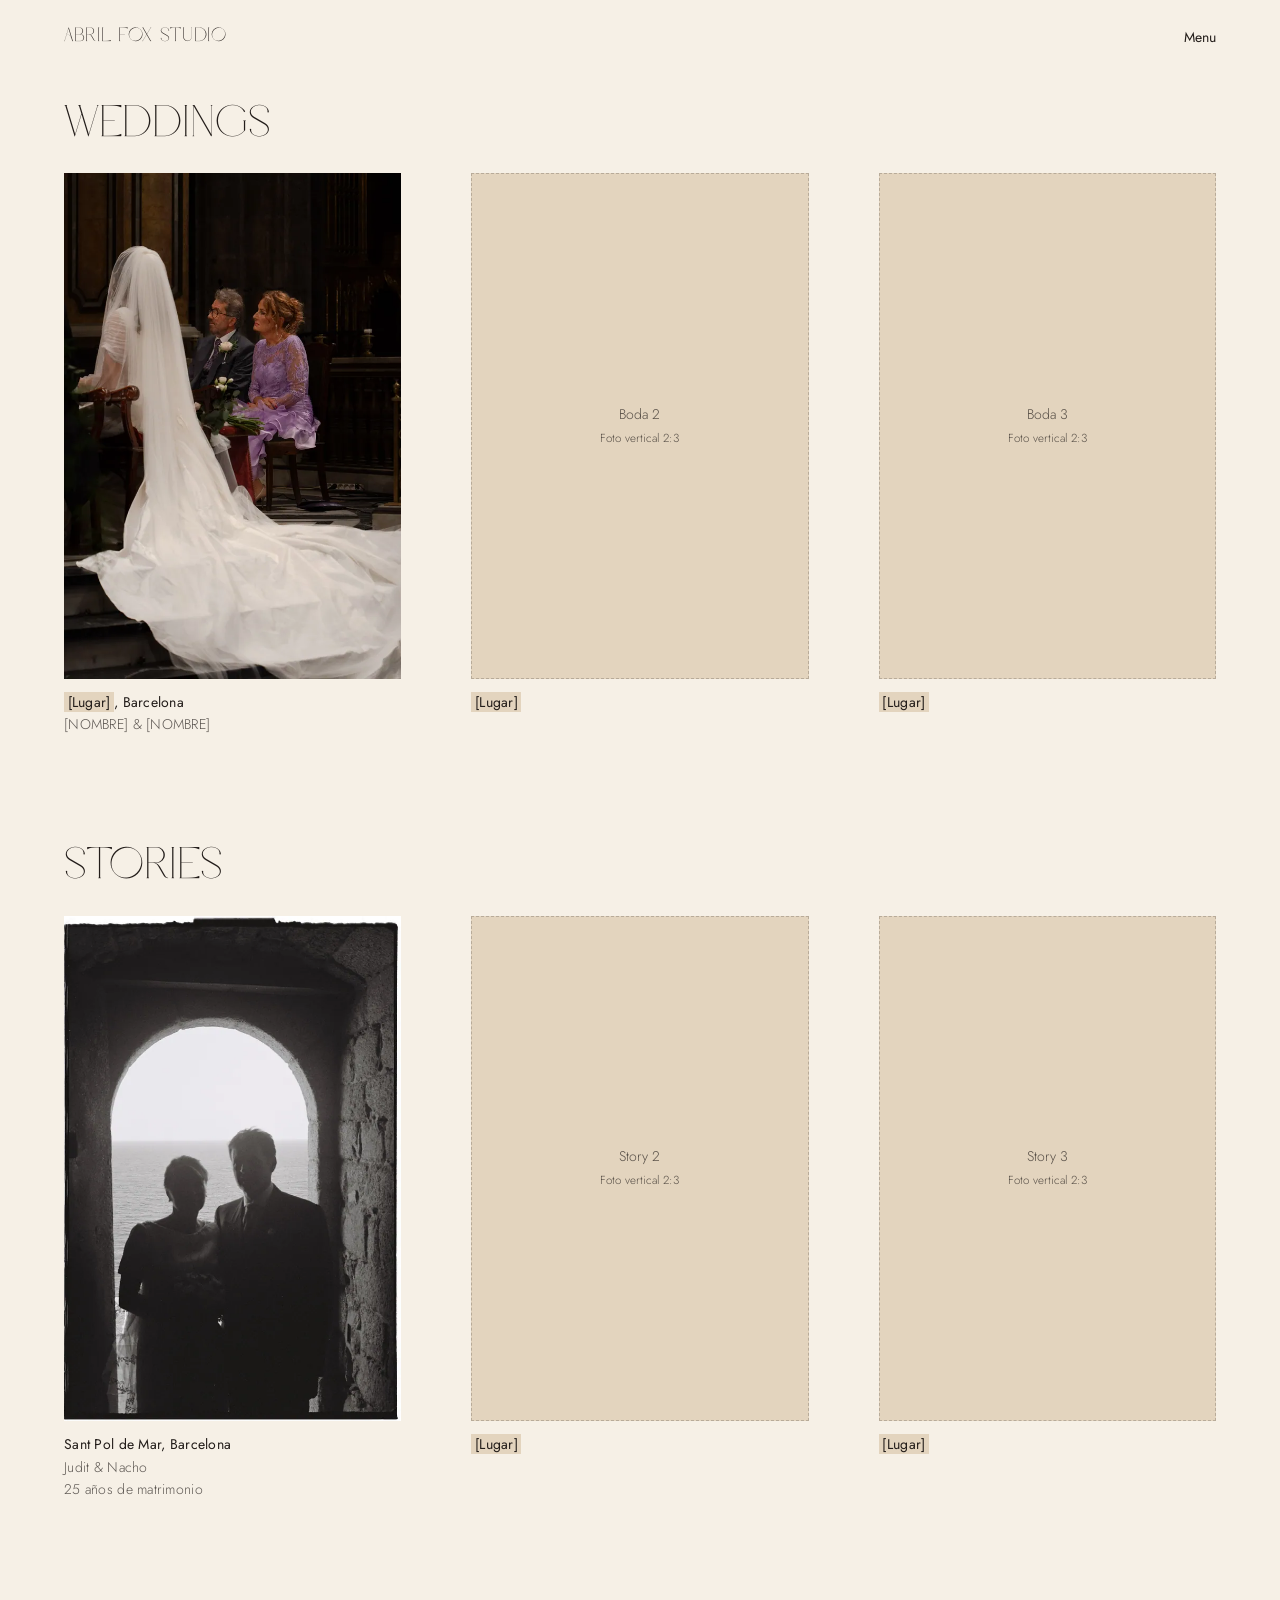
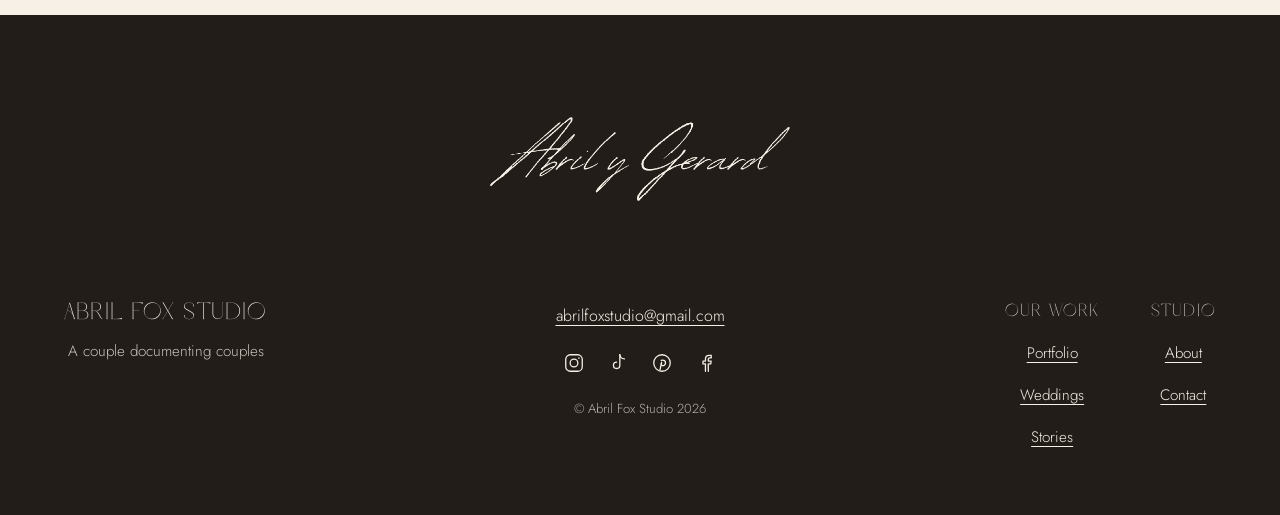
<file: gallery.html>
<!doctype html>
<html lang="es">
<head>
<meta charset="utf-8">
<meta name="viewport" content="width=device-width, initial-scale=1">
<title>Gallery · Abril Fox Studio</title>
<meta name="description" content="Abril Fox Studio, fotografía de bodas en Barcelona.">
<meta name="theme-color" content="#F6F0E6">
<link rel="preload" href="fonts/lovely-may.woff2" as="font" type="font/woff2" crossorigin>
<link rel="preload" href="fonts/jost.woff2" as="font" type="font/woff2" crossorigin>

<link rel="stylesheet" href="styles.css">
<script>document.documentElement.classList.add('js')</script>
</head>
<body class="page">
<a class="skip" href="#main">Saltar al contenido</a>
<header class="site-head" data-head>
  <a class="wordmark" href="index.html" aria-label="Abril Fox Studio, home">Abril Fox Studio</a>
  <div class="navwrap">
  <button class="menu-btn" type="button" aria-expanded="false" aria-controls="menu" data-menu-btn>Menu</button>
  <nav id="menu" class="menu" aria-label="Main">
    <ul>
      <li><a href="portfolio.html">Portfolio</a></li>
      <li class="has-sub" data-sub>
        <button class="sub-btn" type="button" aria-expanded="false" aria-controls="sub-gallery" data-current>Gallery</button>
        <ul class="sub" id="sub-gallery">
          <li><a href="gallery.html#weddings">Weddings</a></li>
          <li><a href="gallery.html#stories">Stories</a></li>
        </ul>
      </li>
      <li><a href="about.html">About</a></li>
      <li><a href="contact.html">Contact</a></li>
    </ul>
  </nav>
  </div>
</header>
<main id="main" class="pg">
<h1 class="visually-hidden">Gallery</h1>
<section class="stories" id="historias" aria-label="Gallery">
  <div class="gal" id="weddings">
    <h2 class="gal__t">Weddings</h2>
    <ul class="wall">
      <li><a href="historia-pareja-1.html">
        <figure class="ph ph--v "><picture><source type="image/webp" srcset="img/dsc02863-640.webp 640w, img/dsc02863-1200.webp 1200w, img/dsc02863-1707.webp 1707w" sizes="(min-width: 900px) 28vw, (min-width: 600px) 44vw, 100vw"><img src="img/dsc02863-1200.jpg" width="1707" height="2560" alt="La cola del vestido extendida en el altar de una basílica" loading="lazy" decoding="async"></picture></figure>
        <span class="wall__place"><mark class="todo">[Lugar]</mark>, Barcelona</span>
        <span class="wall__names">[NOMBRE] &amp; [NOMBRE]</span>
      </a></li>
      <li><figure class="ph hole " style="aspect-ratio:2 / 3" role="img" aria-label="Foto pendiente"><span>Boda 2<br><small>Foto vertical 2:3</small></span></figure><span class="wall__place"><mark class="todo">[Lugar]</mark></span></li>
      <li><figure class="ph hole " style="aspect-ratio:2 / 3" role="img" aria-label="Foto pendiente"><span>Boda 3<br><small>Foto vertical 2:3</small></span></figure><span class="wall__place"><mark class="todo">[Lugar]</mark></span></li>
    </ul>
  </div>
  <div class="gal" id="stories">
    <h2 class="gal__t">Stories</h2>
    <ul class="wall">
      <li><a href="historia-pareja-2.html">
        <figure class="ph ph--v "><picture><source type="image/webp" srcset="img/f01-13-640.webp 640w, img/f01-13-1200.webp 1200w, img/f01-13-2000.webp 2000w" sizes="(min-width: 900px) 28vw, (min-width: 600px) 44vw, 100vw"><img src="img/f01-13-1200.jpg" width="2397" height="3578" alt="Silueta de la pareja bajo un arco de piedra frente al mar, en película" loading="lazy" decoding="async"></picture></figure>
        <span class="wall__place">Sant Pol de Mar, Barcelona</span>
        <span class="wall__names">Judit &amp; Nacho</span>
        <span class="wall__names">25 años de matrimonio</span>
      </a></li>
      <li><figure class="ph hole " style="aspect-ratio:2 / 3" role="img" aria-label="Foto pendiente"><span>Story 2<br><small>Foto vertical 2:3</small></span></figure><span class="wall__place"><mark class="todo">[Lugar]</mark></span></li>
      <li><figure class="ph hole " style="aspect-ratio:2 / 3" role="img" aria-label="Foto pendiente"><span>Story 3<br><small>Foto vertical 2:3</small></span></figure><span class="wall__place"><mark class="todo">[Lugar]</mark></span></li>
    </ul>
  </div>
</section>
</main>
<footer class="foot">
  <img class="foot__firma" src="img/firma-crema.png" width="574" height="160" alt="Abril y Gerard" loading="lazy">
  <div class="foot__brand">
    <p class="foot__logo">Abril Fox Studio</p>
    <p class="foot__tag">A couple documenting couples</p>
  </div>
  <div class="foot__center">
    <a class="foot__mail" href="mailto:abrilfoxstudio@gmail.com">abrilfoxstudio@gmail.com</a>
    <ul class="foot__social">
      <li><a href="https://www.instagram.com/abrilfoxstudio/" rel="noopener" aria-label="Instagram, @abrilfoxstudio"><svg viewBox="0 0 24 24" width="22" height="22" aria-hidden="true" focusable="false" fill="none" stroke="currentColor" stroke-width="1.4"><rect x="3" y="3" width="18" height="18" rx="5"/><circle cx="12" cy="12" r="4.2"/><circle cx="17.4" cy="6.6" r=".9" fill="currentColor" stroke="none"/></svg></a></li>
      <li><a href="https://www.tiktok.com/@abril.fox.studio" rel="noopener" aria-label="TikTok, @abril.fox.studio"><svg viewBox="0 0 24 24" width="22" height="22" aria-hidden="true" focusable="false" fill="none" stroke="currentColor" stroke-width="1.4" stroke-linecap="round" stroke-linejoin="round"><path d="M14 3v11.5a3.5 3.5 0 1 1-3.5-3.5"/><path d="M14 3c.4 2.6 2.2 4.4 5 4.6"/></svg></a></li>
      <li><a href="https://www.pinterest.com/" rel="noopener" aria-label="Pinterest"><svg viewBox="0 0 24 24" width="22" height="22" aria-hidden="true" focusable="false" fill="none" stroke="currentColor" stroke-width="1.4" stroke-linecap="round" stroke-linejoin="round"><circle cx="12" cy="12" r="9"/><path d="M11.2 9.2c2.6-1 5 .5 4.6 3-.3 2-2 3-3.4 2.6-1-.3-1.4-1.2-1.2-2.1"/><path d="M11.6 11.2 9.8 19.5"/></svg></a></li>
      <li><a href="https://www.facebook.com/" rel="noopener" aria-label="Facebook"><svg viewBox="0 0 24 24" width="22" height="22" aria-hidden="true" focusable="false" fill="none" stroke="currentColor" stroke-width="1.4" stroke-linecap="round" stroke-linejoin="round"><path d="M14.5 21v-8h2.7l.4-3.1h-3.1V8c0-.9.3-1.5 1.6-1.5h1.6V3.7A20 20 0 0 0 15.4 3.6c-2.4 0-4 1.5-4 4.1v2.2H8.7V13h2.7v8"/></svg></a></li>
    </ul>
    <p class="foot__copy">© Abril Fox Studio 2026</p>
  </div>
  <nav class="foot__nav" aria-label="Pie de página">
    <div><p class="foot__h">Our work</p><ul>
      <li><a href="portfolio.html">Portfolio</a></li>
      <li><a href="gallery.html#weddings">Weddings</a></li>
      <li><a href="gallery.html#stories">Stories</a></li>
    </ul></div>
    <div><p class="foot__h">Studio</p><ul>
      <li><a href="about.html">About</a></li>
      <li><a href="contact.html">Contact</a></li>
    </ul></div>
  </nav>
</footer>
<script src="main.js" defer></script>
</body>
</html>
</file>
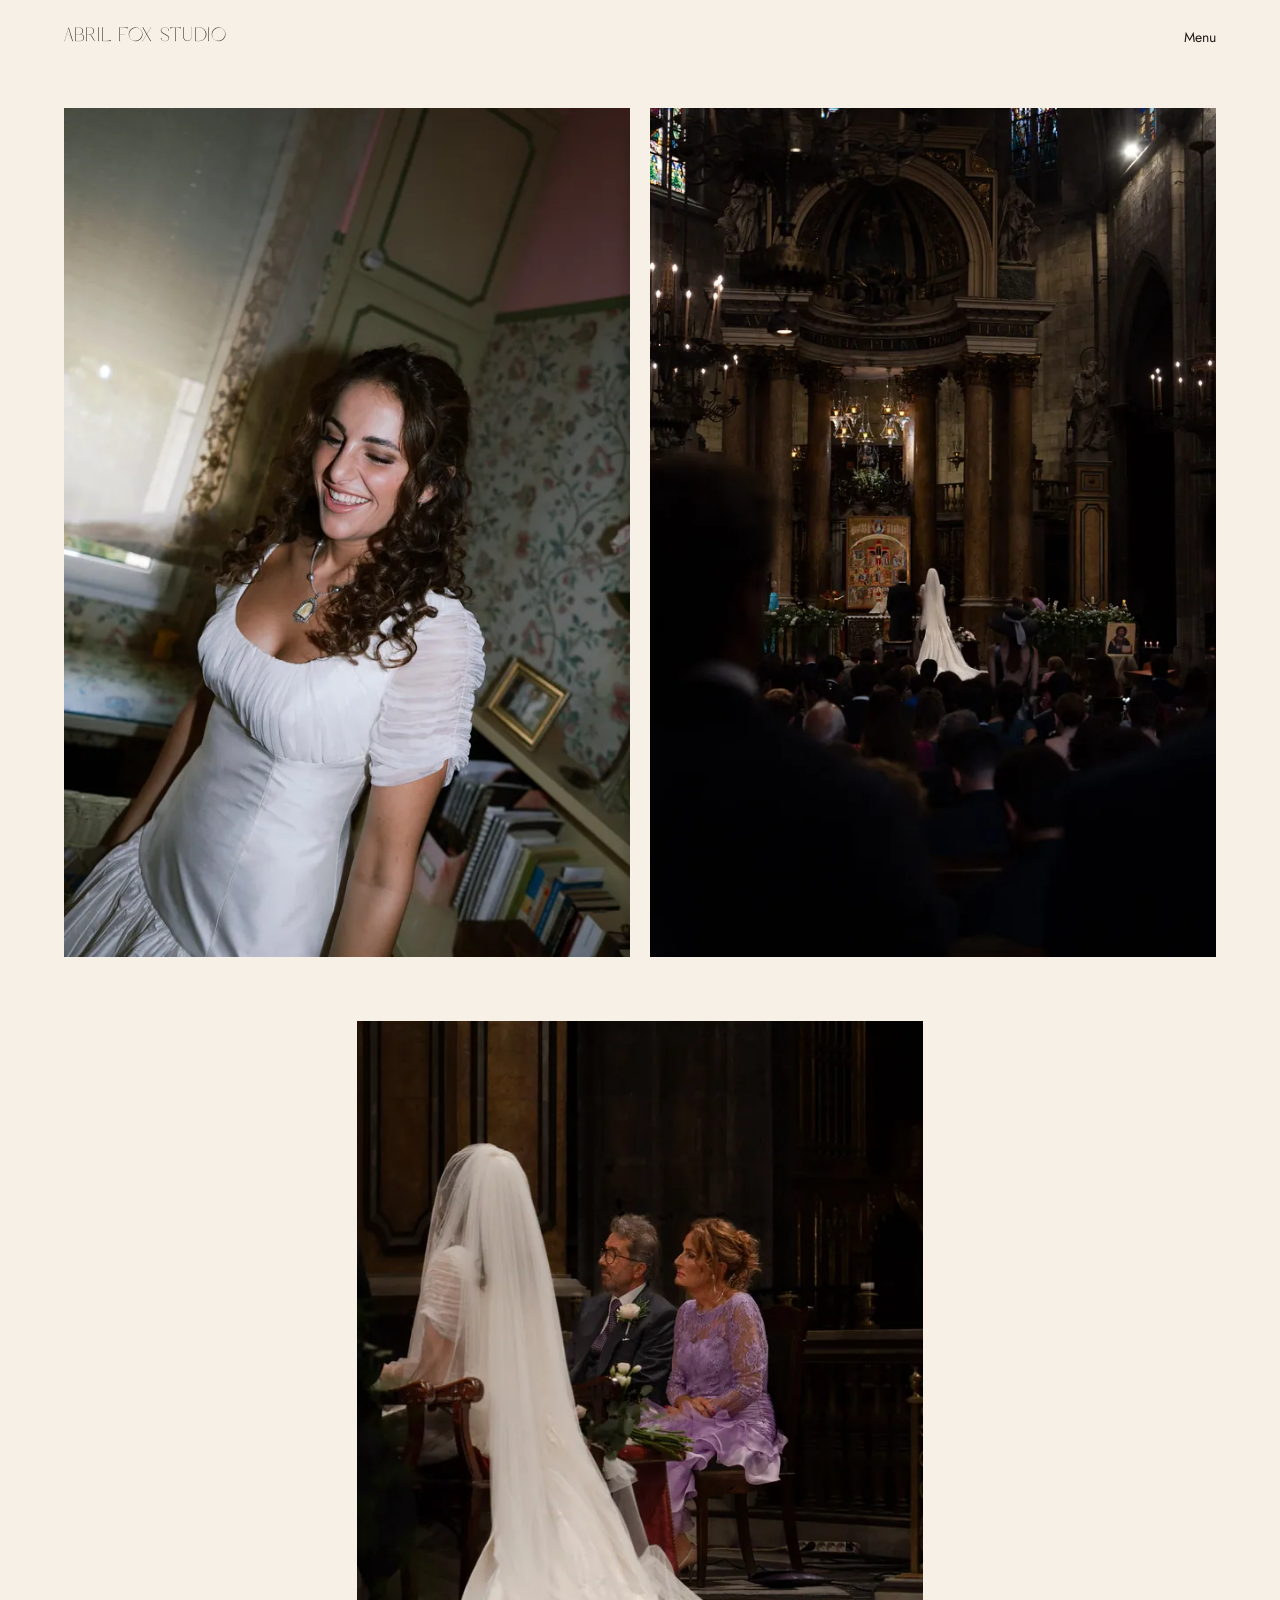
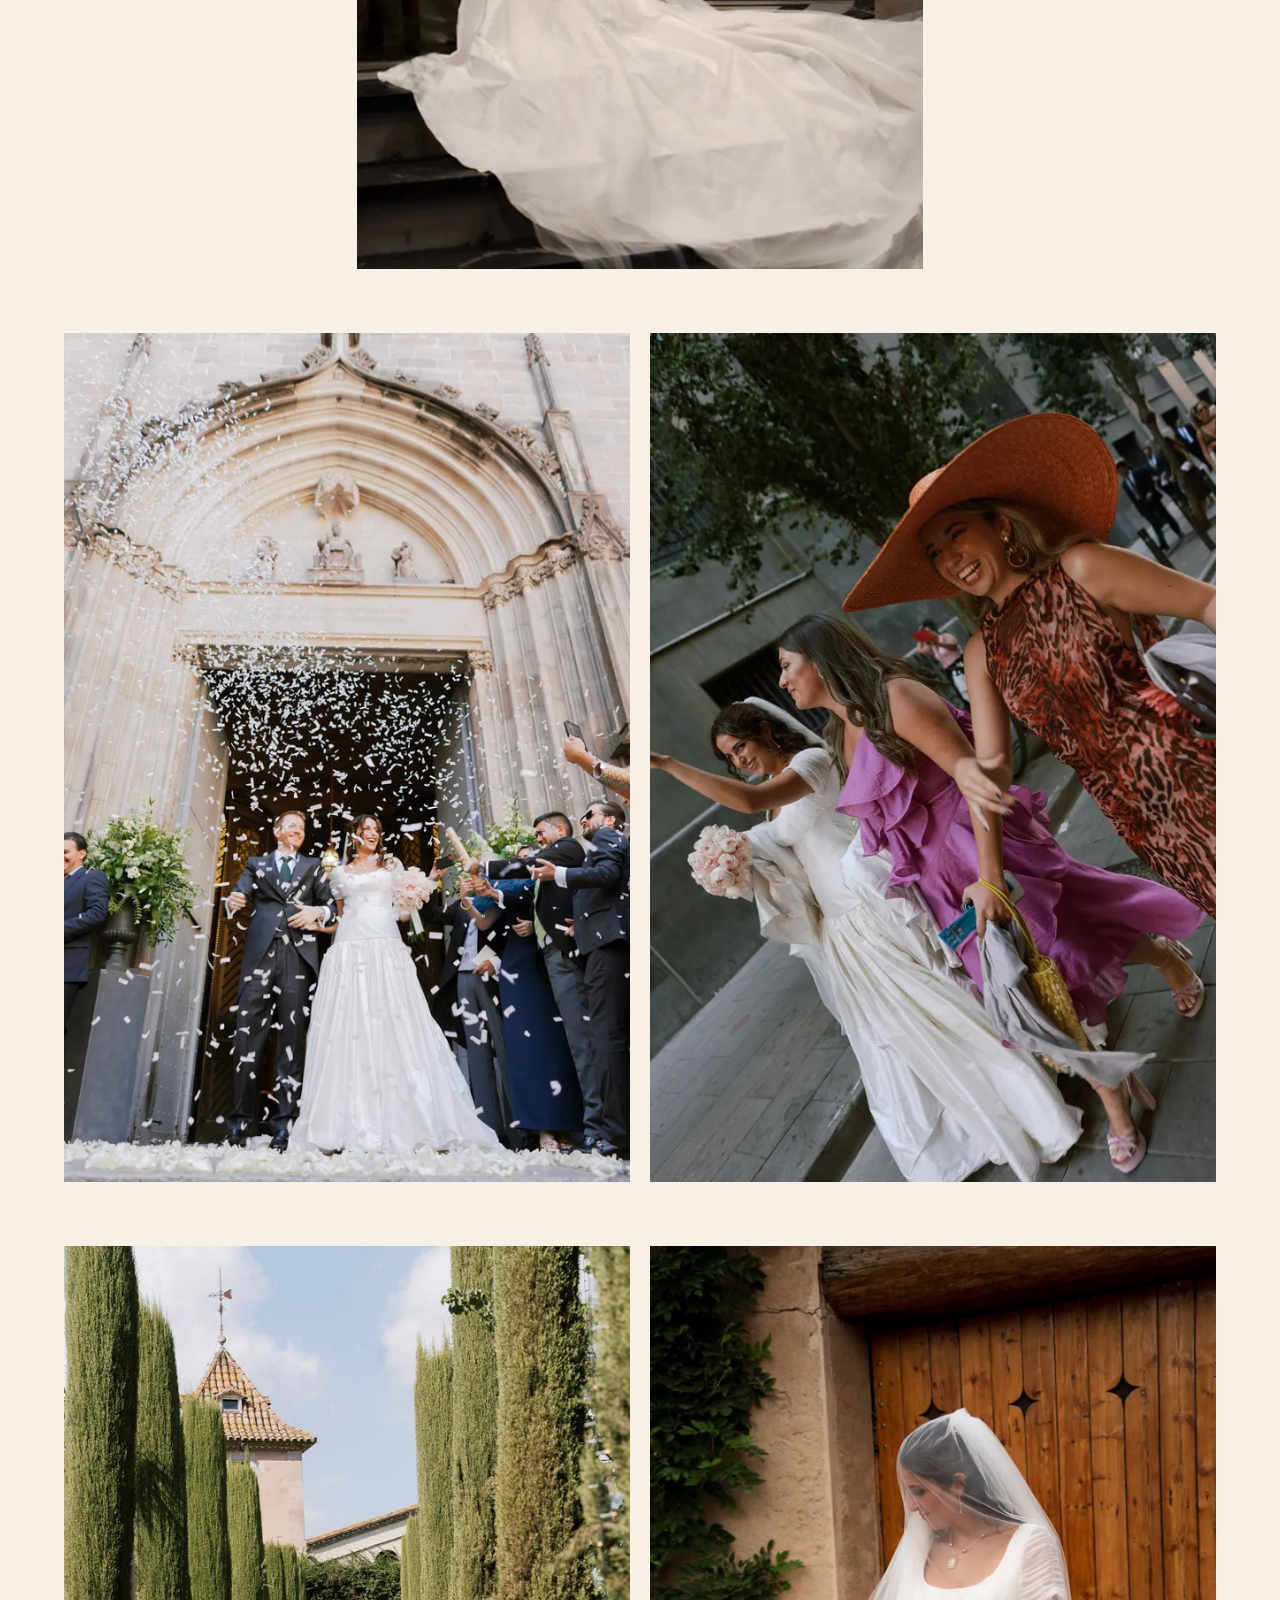
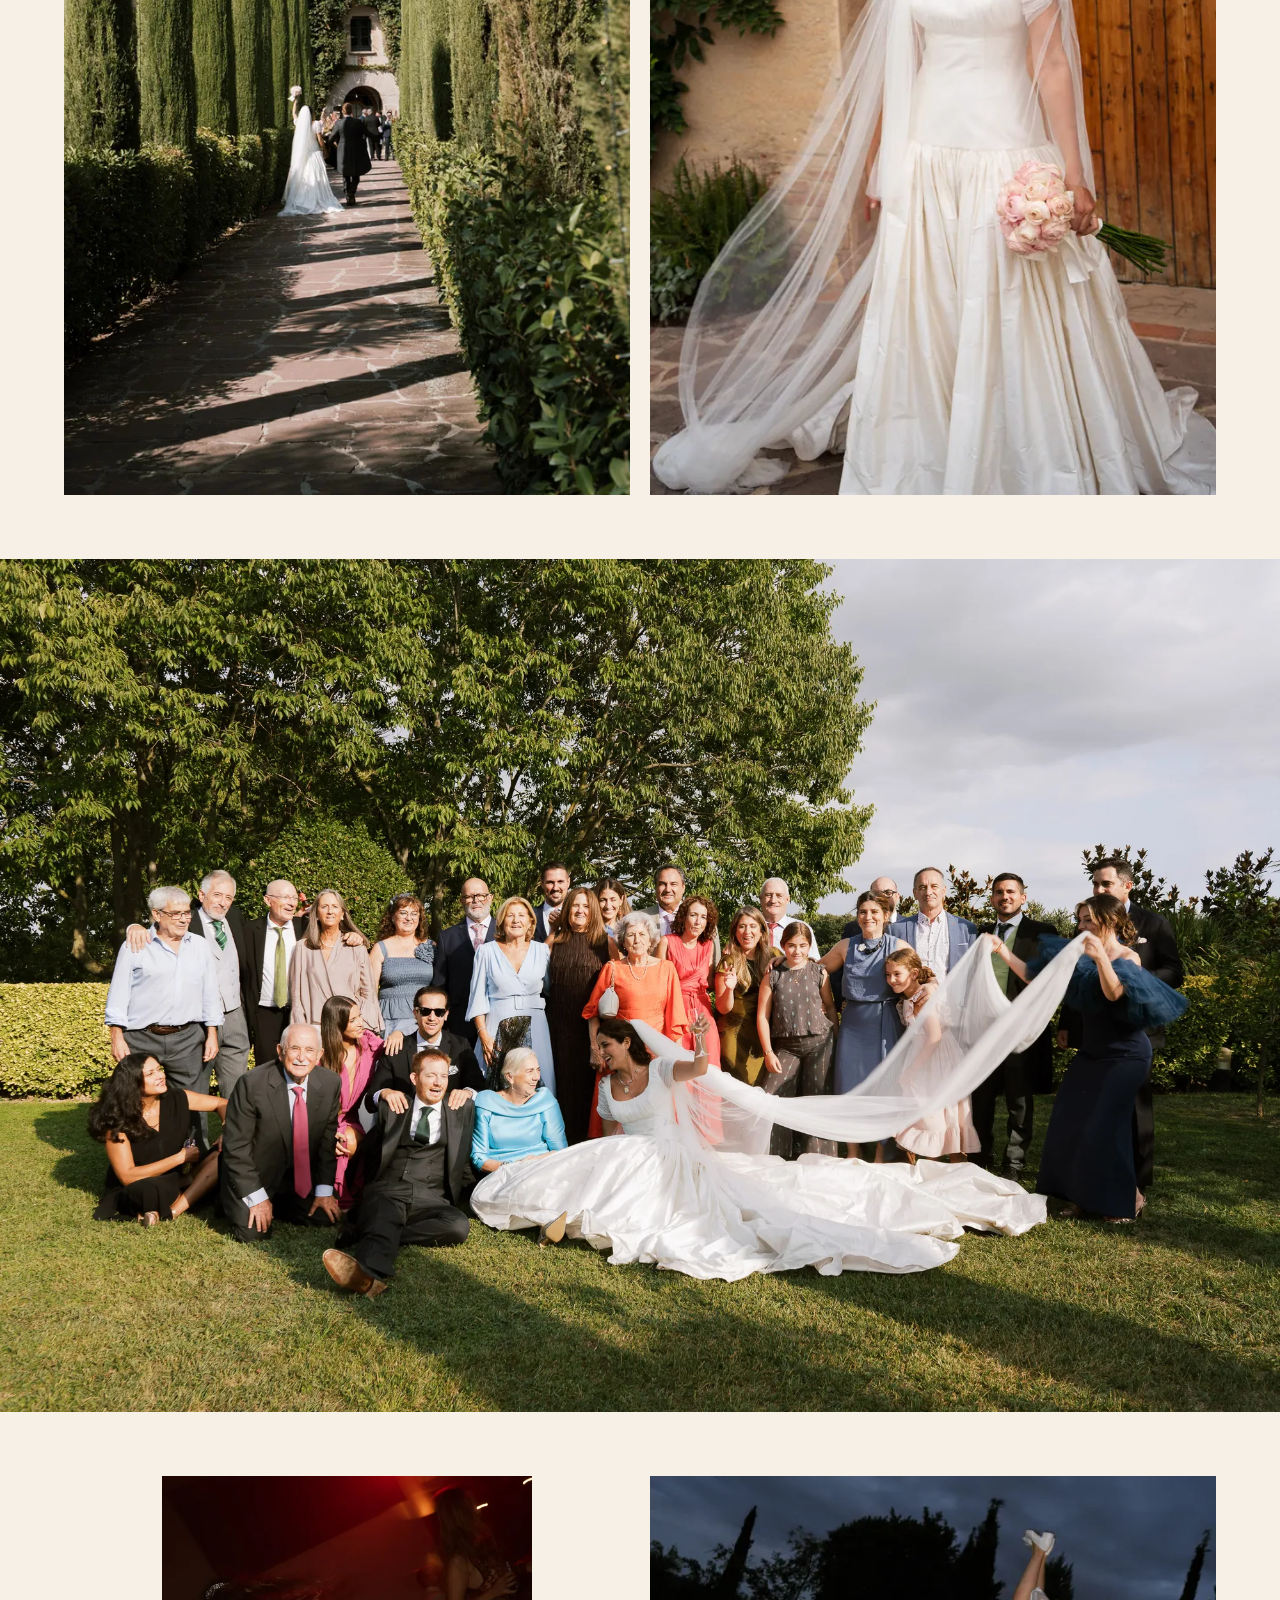
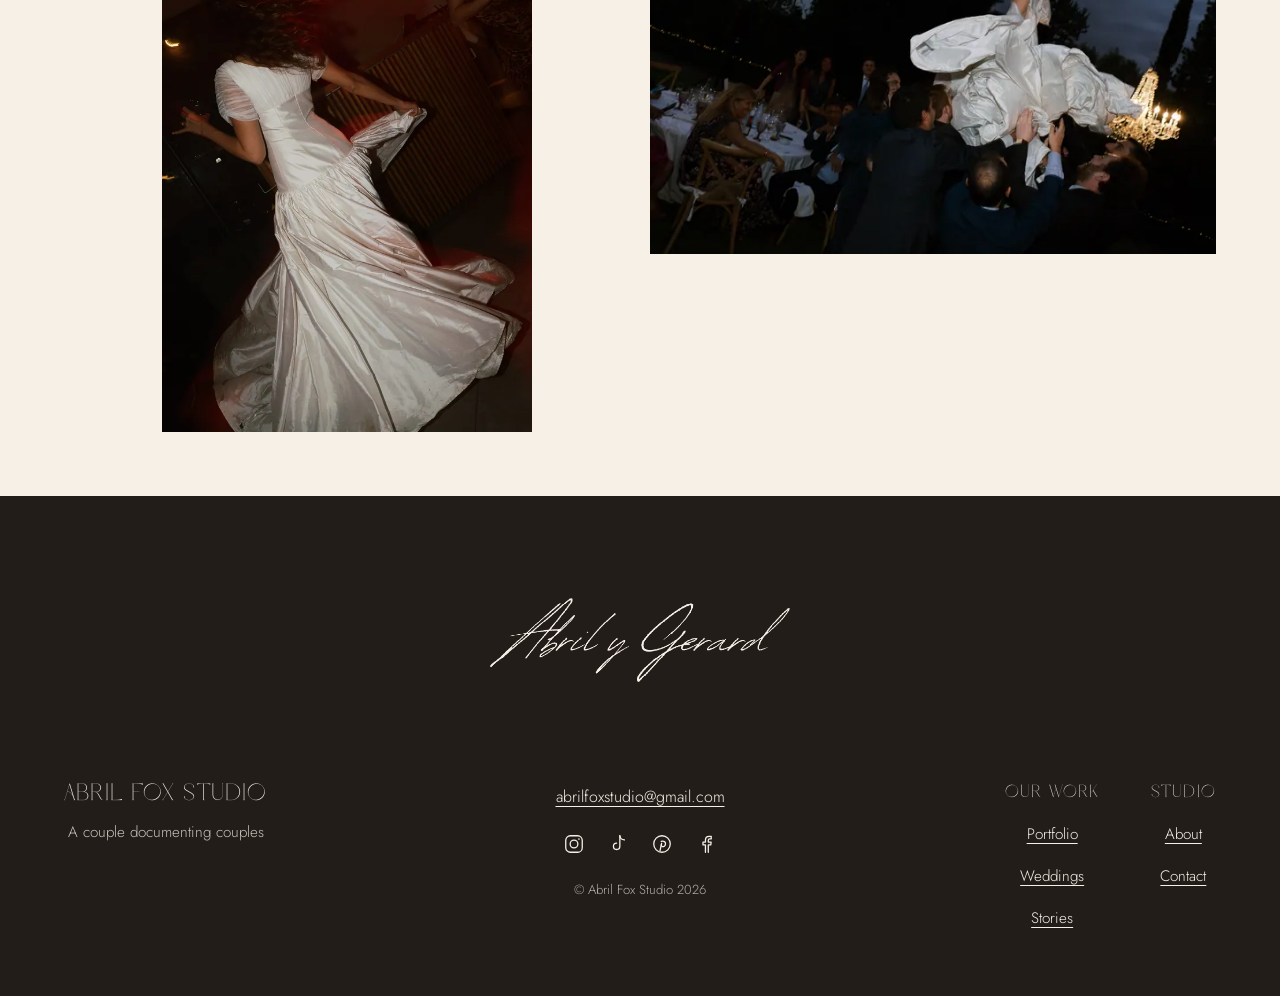
<file: historia-pareja-1.html>
<!doctype html>
<html lang="es">
<head>
<meta charset="utf-8">
<meta name="viewport" content="width=device-width, initial-scale=1">
<title>[NOMBRE] & [NOMBRE] · Abril Fox Studio</title>
<meta name="description" content="Boda fotografiada por Abril Fox Studio.">
<meta name="theme-color" content="#F6F0E6">
<link rel="preload" href="fonts/lovely-may.woff2" as="font" type="font/woff2" crossorigin>
<link rel="preload" href="fonts/jost.woff2" as="font" type="font/woff2" crossorigin>

<link rel="stylesheet" href="styles.css">
<script>document.documentElement.classList.add('js')</script>
</head>
<body class="">
<a class="skip" href="#main">Saltar al contenido</a>
<header class="site-head" data-head>
  <a class="wordmark" href="index.html" aria-label="Abril Fox Studio, home">Abril Fox Studio</a>
  <div class="navwrap">
  <button class="menu-btn" type="button" aria-expanded="false" aria-controls="menu" data-menu-btn>Menu</button>
  <nav id="menu" class="menu" aria-label="Main">
    <ul>
      <li><a href="portfolio.html">Portfolio</a></li>
      <li class="has-sub" data-sub>
        <button class="sub-btn" type="button" aria-expanded="false" aria-controls="sub-gallery" data-current>Gallery</button>
        <ul class="sub" id="sub-gallery">
          <li><a href="gallery.html#weddings">Weddings</a></li>
          <li><a href="gallery.html#stories">Stories</a></li>
        </ul>
      </li>
      <li><a href="about.html">About</a></li>
      <li><a href="contact.html">Contact</a></li>
    </ul>
  </nav>
  </div>
</header>
<main id="main" class="sp">
<h1 class="visually-hidden">[NOMBRE] &amp; [NOMBRE], Barcelona</h1>
<section class="g g--pair"><figure class="ph ph--v "><button class="lb-open" type="button" data-full="img/sp102666-1707.webp" data-w="1707" data-h="2560" data-alt="La novia sonríe junto al papel pintado de flores" aria-label="Ampliar: La novia sonríe junto al papel pintado de flores"><picture><source type="image/webp" srcset="img/sp102666-640.webp 640w, img/sp102666-1200.webp 1200w, img/sp102666-1707.webp 1707w" sizes="(min-width: 900px) 46vw, 100vw"><img src="img/sp102666-1200.jpg" width="1707" height="2560" alt="La novia sonríe junto al papel pintado de flores" loading="lazy" decoding="async"></picture></button></figure><figure class="ph ph--v "><button class="lb-open" type="button" data-full="img/dsc02894-1707.webp" data-w="1707" data-h="2560" data-alt="La nave de la basílica en penumbra" aria-label="Ampliar: La nave de la basílica en penumbra"><picture><source type="image/webp" srcset="img/dsc02894-640.webp 640w, img/dsc02894-1200.webp 1200w, img/dsc02894-1707.webp 1707w" sizes="(min-width: 900px) 46vw, 100vw"><img src="img/dsc02894-1200.jpg" width="1707" height="2560" alt="La nave de la basílica en penumbra" loading="lazy" decoding="async"></picture></button></figure></section>
<section class="g g--single"><figure class="ph ph--v "><button class="lb-open" type="button" data-full="img/dsc02863-1707.webp" data-w="1707" data-h="2560" data-alt="La cola del vestido en el altar" aria-label="Ampliar: La cola del vestido en el altar"><picture><source type="image/webp" srcset="img/dsc02863-640.webp 640w, img/dsc02863-1200.webp 1200w, img/dsc02863-1707.webp 1707w" sizes="(min-width: 900px) 46vw, 100vw"><img src="img/dsc02863-1200.jpg" width="1707" height="2560" alt="La cola del vestido en el altar" loading="lazy" decoding="async"></picture></button></figure></section>
<section class="g g--pair"><figure class="ph ph--v "><button class="lb-open" type="button" data-full="img/sp103013-1707.webp" data-w="1707" data-h="2560" data-alt="Lluvia de pétalos bajo el portal" aria-label="Ampliar: Lluvia de pétalos bajo el portal"><picture><source type="image/webp" srcset="img/sp103013-640.webp 640w, img/sp103013-1200.webp 1200w, img/sp103013-1707.webp 1707w" sizes="(min-width: 900px) 46vw, 100vw"><img src="img/sp103013-1200.jpg" width="1707" height="2560" alt="Lluvia de pétalos bajo el portal" loading="lazy" decoding="async"></picture></button></figure><figure class="ph ph--v "><button class="lb-open" type="button" data-full="img/sp103479-1707.webp" data-w="1707" data-h="2560" data-alt="La novia entre pamelas y color" aria-label="Ampliar: La novia entre pamelas y color"><picture><source type="image/webp" srcset="img/sp103479-640.webp 640w, img/sp103479-1200.webp 1200w, img/sp103479-1707.webp 1707w" sizes="(min-width: 900px) 46vw, 100vw"><img src="img/sp103479-1200.jpg" width="1707" height="2560" alt="La novia entre pamelas y color" loading="lazy" decoding="async"></picture></button></figure></section>
<section class="g g--pair"><figure class="ph ph--v "><button class="lb-open" type="button" data-full="img/dsc03008-1707.webp" data-w="1707" data-h="2560" data-alt="La pareja al fondo del pasillo de cipreses" aria-label="Ampliar: La pareja al fondo del pasillo de cipreses"><picture><source type="image/webp" srcset="img/dsc03008-640.webp 640w, img/dsc03008-1200.webp 1200w, img/dsc03008-1707.webp 1707w" sizes="(min-width: 900px) 46vw, 100vw"><img src="img/dsc03008-1200.jpg" width="1707" height="2560" alt="La pareja al fondo del pasillo de cipreses" loading="lazy" decoding="async"></picture></button></figure><figure class="ph ph--v "><button class="lb-open" type="button" data-full="img/dsc03113-1707.webp" data-w="1707" data-h="2560" data-alt="El velo al viento delante de la puerta" aria-label="Ampliar: El velo al viento delante de la puerta"><picture><source type="image/webp" srcset="img/dsc03113-640.webp 640w, img/dsc03113-1200.webp 1200w, img/dsc03113-1707.webp 1707w" sizes="(min-width: 900px) 46vw, 100vw"><img src="img/dsc03113-1200.jpg" width="1707" height="2560" alt="El velo al viento delante de la puerta" loading="lazy" decoding="async"></picture></button></figure></section>
<section class="g g--full"><figure class="ph ph--h "><button class="lb-open" type="button" data-full="img/sp104141-2000.webp" data-w="2560" data-h="1707" data-alt="Foto de grupo con el velo como una ola" aria-label="Ampliar: Foto de grupo con el velo como una ola"><picture><source type="image/webp" srcset="img/sp104141-640.webp 640w, img/sp104141-1200.webp 1200w, img/sp104141-2000.webp 2000w" sizes="100vw"><img src="img/sp104141-1200.jpg" width="2560" height="1707" alt="Foto de grupo con el velo como una ola" loading="lazy" decoding="async"></picture></button></figure></section>
<section class="g g--offset"><figure class="ph ph--v "><button class="lb-open" type="button" data-full="img/sp105795-1707.webp" data-w="1707" data-h="2560" data-alt="La novia gira bajo la luz roja" aria-label="Ampliar: La novia gira bajo la luz roja"><picture><source type="image/webp" srcset="img/sp105795-640.webp 640w, img/sp105795-1200.webp 1200w, img/sp105795-1707.webp 1707w" sizes="(min-width: 900px) 30vw, 70vw"><img src="img/sp105795-1200.jpg" width="1707" height="2560" alt="La novia gira bajo la luz roja" loading="lazy" decoding="async"></picture></button></figure><figure class="ph ph--h "><button class="lb-open" type="button" data-full="img/sp104718-2000.webp" data-w="2560" data-h="1707" data-alt="Los invitados mantean a la novia" aria-label="Ampliar: Los invitados mantean a la novia"><picture><source type="image/webp" srcset="img/sp104718-640.webp 640w, img/sp104718-1200.webp 1200w, img/sp104718-2000.webp 2000w" sizes="(min-width: 900px) 46vw, 100vw"><img src="img/sp104718-1200.jpg" width="2560" height="1707" alt="Los invitados mantean a la novia" loading="lazy" decoding="async"></picture></button></figure></section>
</main>
<dialog class="lb" aria-label="Foto ampliada" data-lb>
  <img alt="">
  <p class="lb__count" aria-live="polite"></p>
  <button class="lb__btn lb__prev" type="button" aria-label="Foto anterior">Anterior</button>
  <button class="lb__btn lb__next" type="button" aria-label="Foto siguiente">Siguiente</button>
  <button class="lb__close" type="button" aria-label="Cerrar">Cerrar</button>
</dialog>
<footer class="foot">
  <img class="foot__firma" src="img/firma-crema.png" width="574" height="160" alt="Abril y Gerard" loading="lazy">
  <div class="foot__brand">
    <p class="foot__logo">Abril Fox Studio</p>
    <p class="foot__tag">A couple documenting couples</p>
  </div>
  <div class="foot__center">
    <a class="foot__mail" href="mailto:abrilfoxstudio@gmail.com">abrilfoxstudio@gmail.com</a>
    <ul class="foot__social">
      <li><a href="https://www.instagram.com/abrilfoxstudio/" rel="noopener" aria-label="Instagram, @abrilfoxstudio"><svg viewBox="0 0 24 24" width="22" height="22" aria-hidden="true" focusable="false" fill="none" stroke="currentColor" stroke-width="1.4"><rect x="3" y="3" width="18" height="18" rx="5"/><circle cx="12" cy="12" r="4.2"/><circle cx="17.4" cy="6.6" r=".9" fill="currentColor" stroke="none"/></svg></a></li>
      <li><a href="https://www.tiktok.com/@abril.fox.studio" rel="noopener" aria-label="TikTok, @abril.fox.studio"><svg viewBox="0 0 24 24" width="22" height="22" aria-hidden="true" focusable="false" fill="none" stroke="currentColor" stroke-width="1.4" stroke-linecap="round" stroke-linejoin="round"><path d="M14 3v11.5a3.5 3.5 0 1 1-3.5-3.5"/><path d="M14 3c.4 2.6 2.2 4.4 5 4.6"/></svg></a></li>
      <li><a href="https://www.pinterest.com/" rel="noopener" aria-label="Pinterest"><svg viewBox="0 0 24 24" width="22" height="22" aria-hidden="true" focusable="false" fill="none" stroke="currentColor" stroke-width="1.4" stroke-linecap="round" stroke-linejoin="round"><circle cx="12" cy="12" r="9"/><path d="M11.2 9.2c2.6-1 5 .5 4.6 3-.3 2-2 3-3.4 2.6-1-.3-1.4-1.2-1.2-2.1"/><path d="M11.6 11.2 9.8 19.5"/></svg></a></li>
      <li><a href="https://www.facebook.com/" rel="noopener" aria-label="Facebook"><svg viewBox="0 0 24 24" width="22" height="22" aria-hidden="true" focusable="false" fill="none" stroke="currentColor" stroke-width="1.4" stroke-linecap="round" stroke-linejoin="round"><path d="M14.5 21v-8h2.7l.4-3.1h-3.1V8c0-.9.3-1.5 1.6-1.5h1.6V3.7A20 20 0 0 0 15.4 3.6c-2.4 0-4 1.5-4 4.1v2.2H8.7V13h2.7v8"/></svg></a></li>
    </ul>
    <p class="foot__copy">© Abril Fox Studio 2026</p>
  </div>
  <nav class="foot__nav" aria-label="Pie de página">
    <div><p class="foot__h">Our work</p><ul>
      <li><a href="portfolio.html">Portfolio</a></li>
      <li><a href="gallery.html#weddings">Weddings</a></li>
      <li><a href="gallery.html#stories">Stories</a></li>
    </ul></div>
    <div><p class="foot__h">Studio</p><ul>
      <li><a href="about.html">About</a></li>
      <li><a href="contact.html">Contact</a></li>
    </ul></div>
  </nav>
</footer>
<script src="main.js" defer></script>
</body>
</html>
</file>
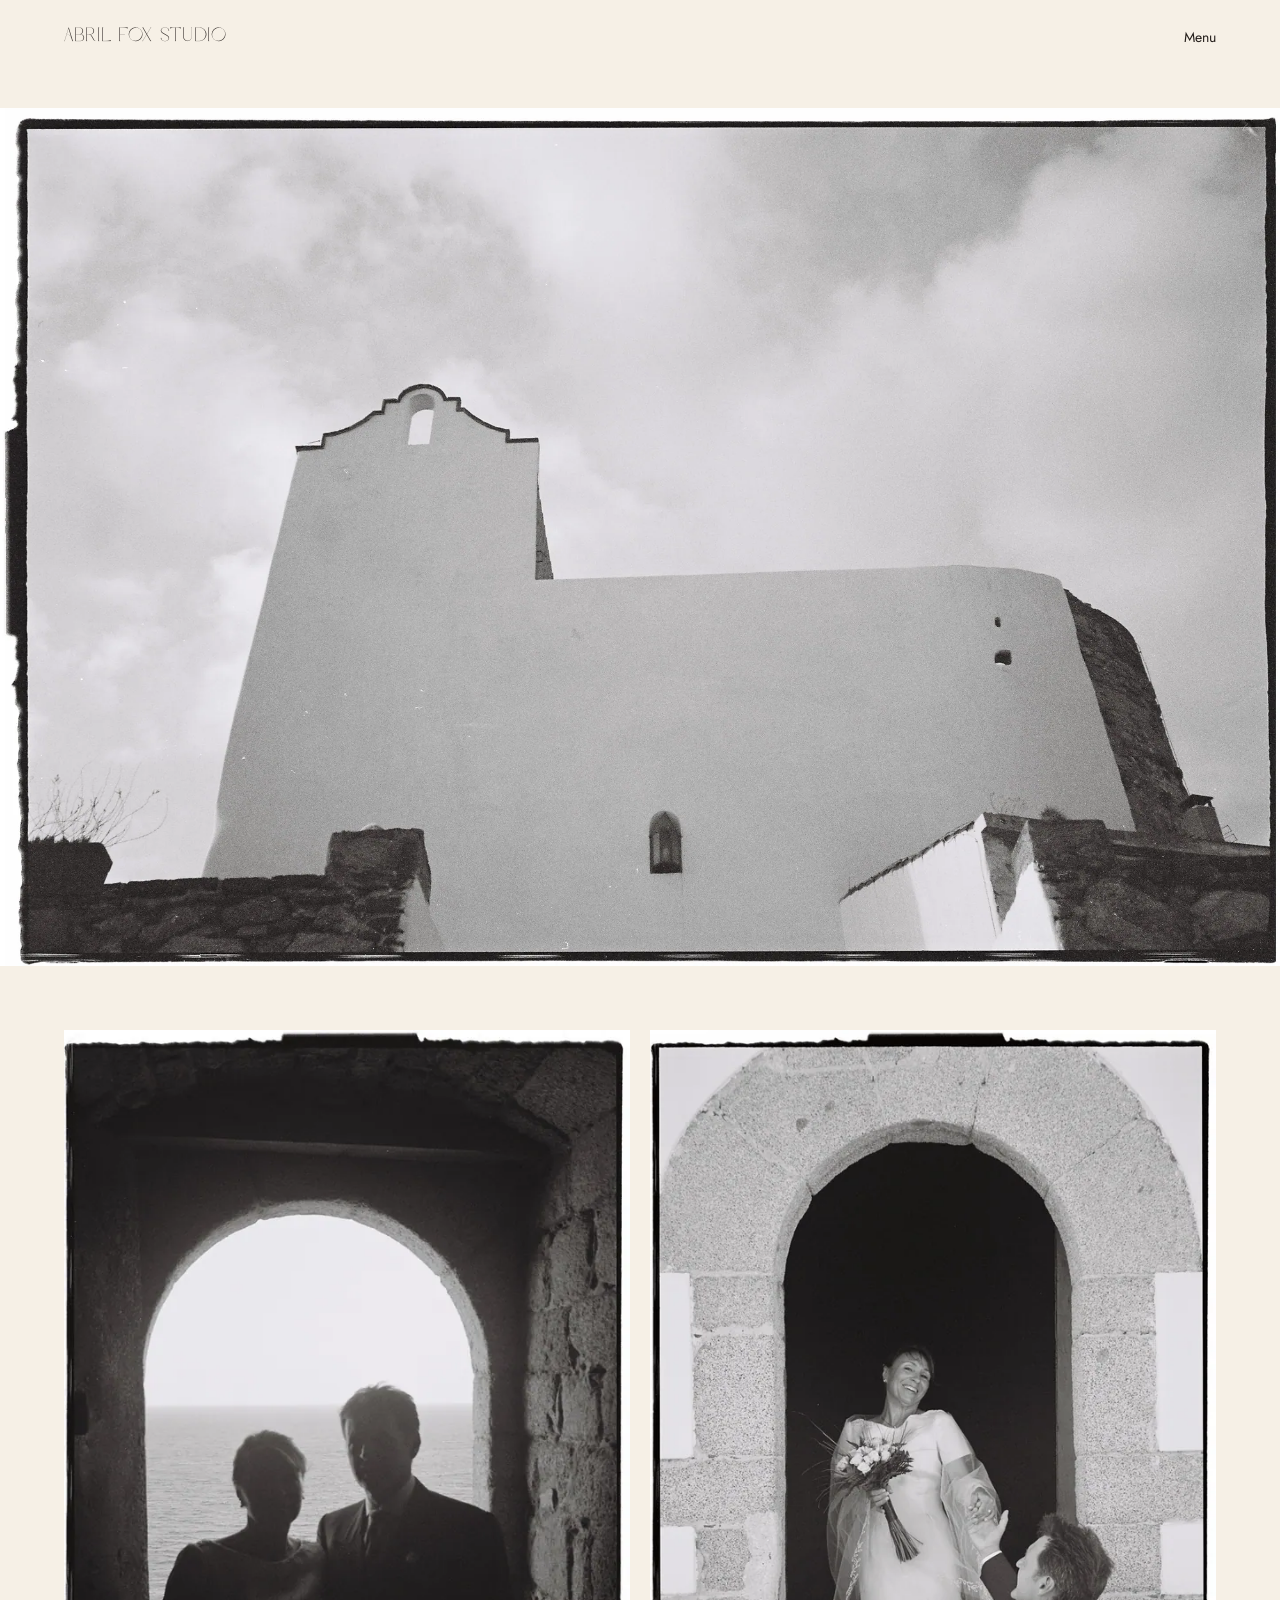
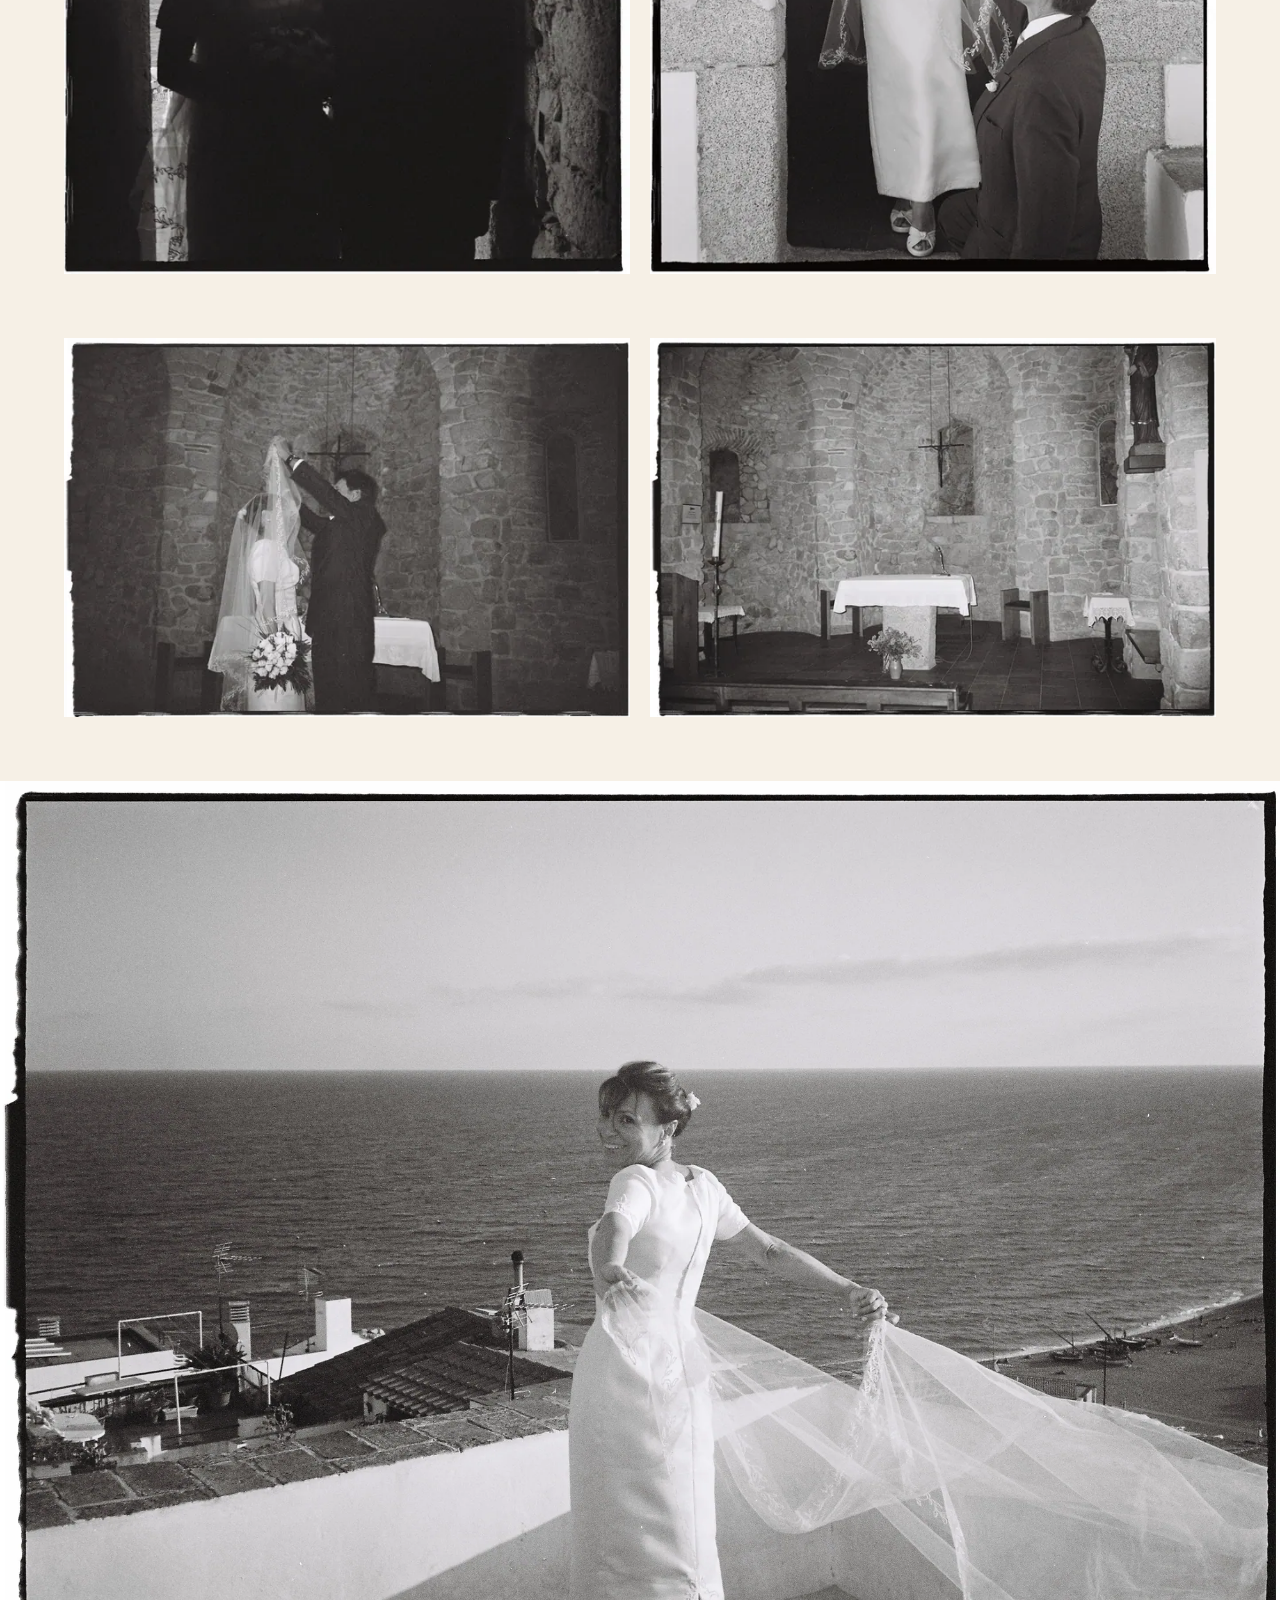
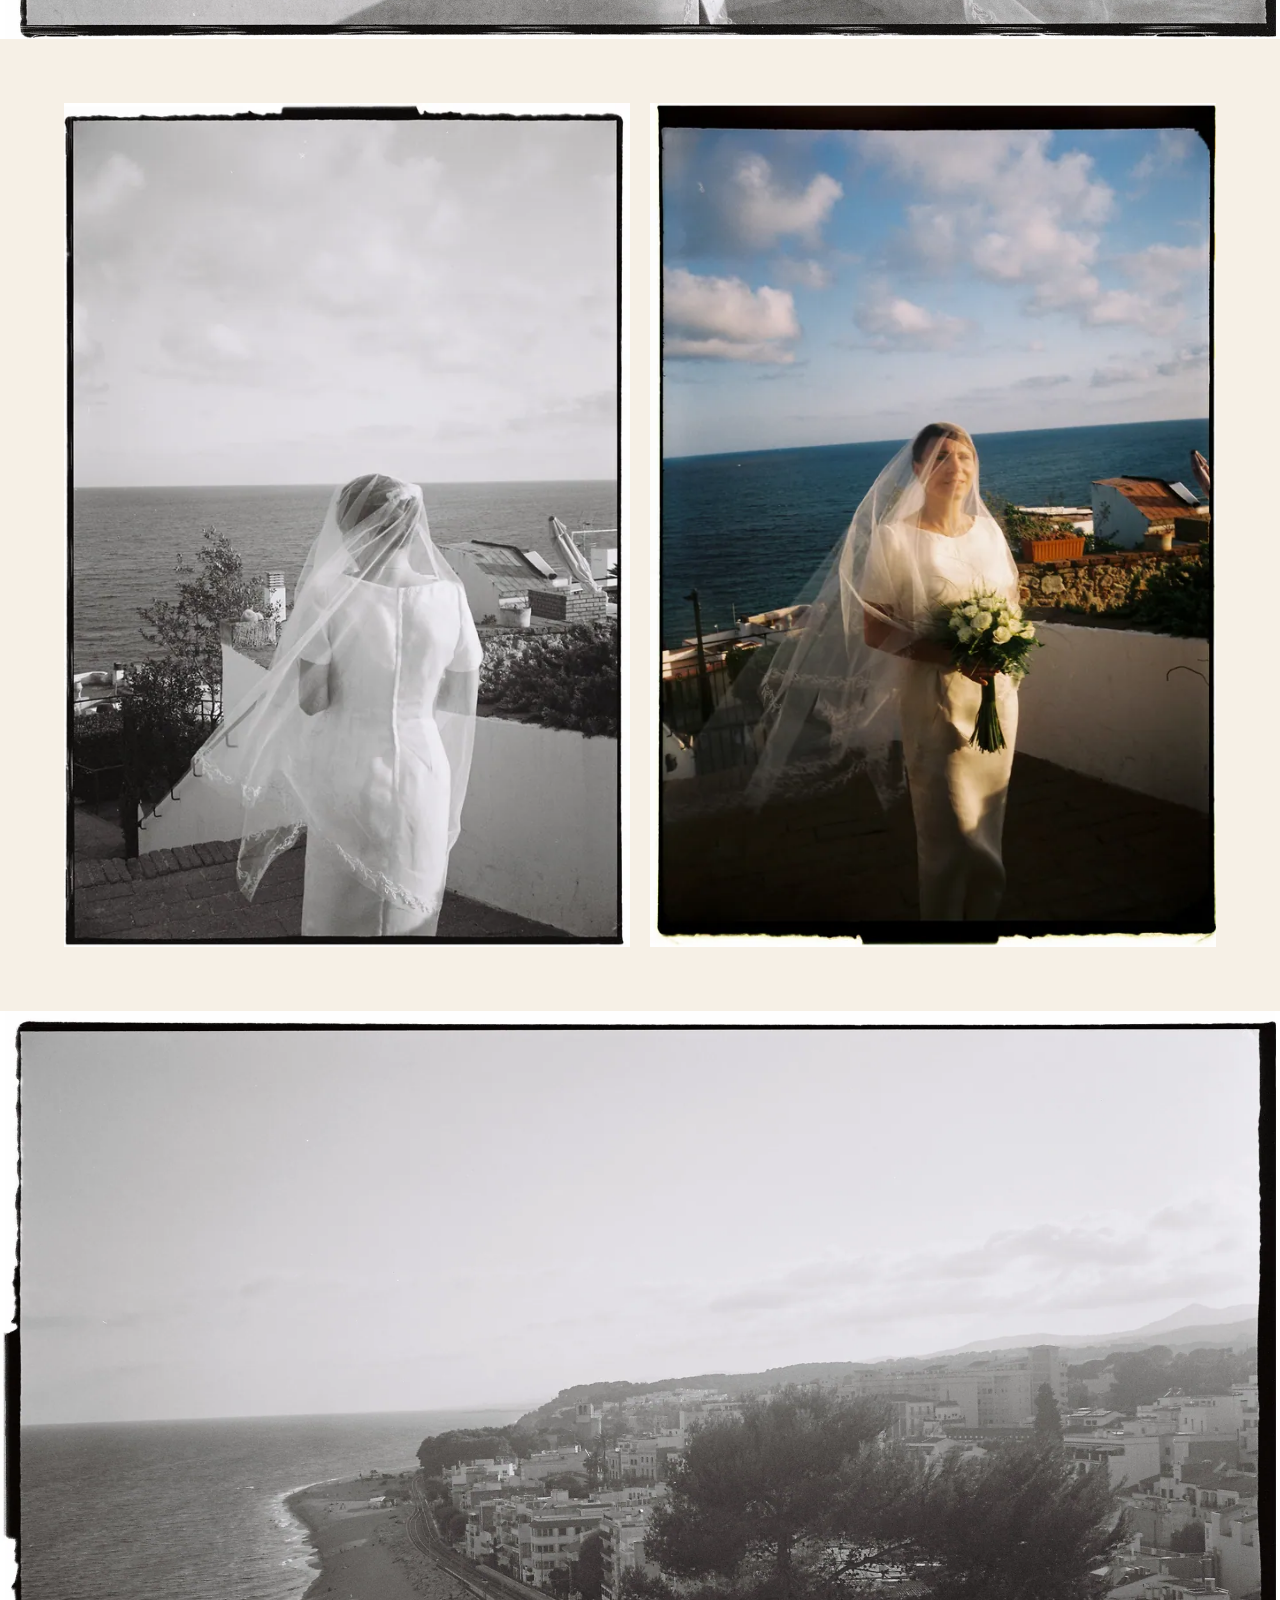
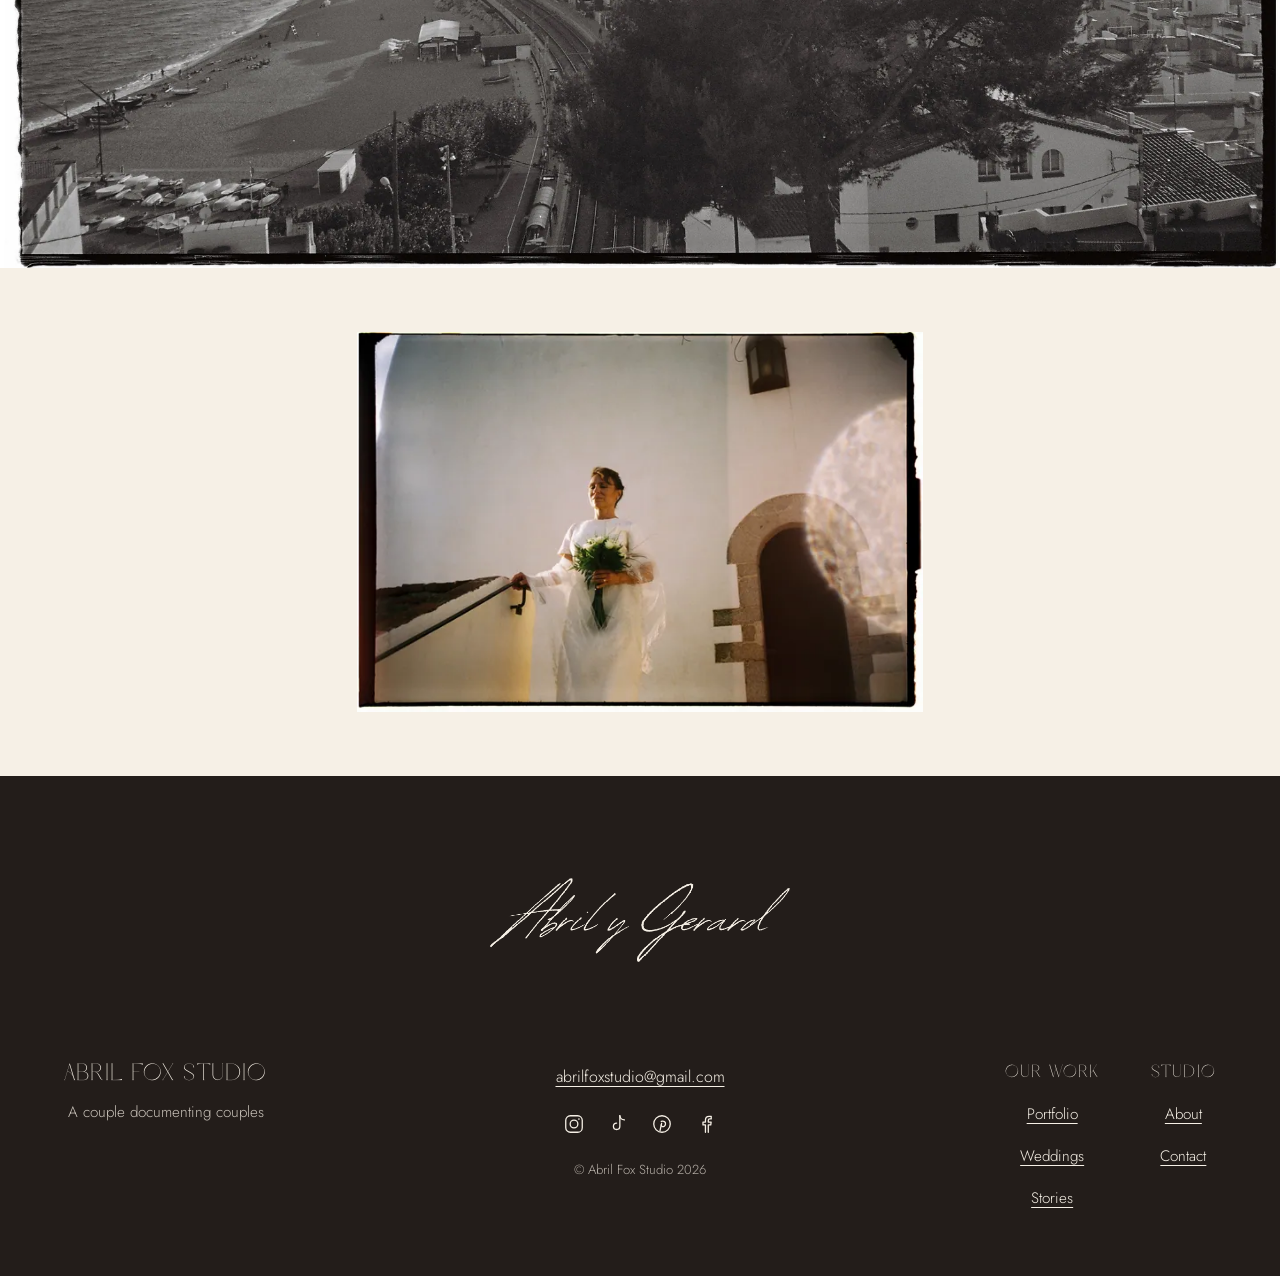
<file: historia-pareja-2.html>
<!doctype html>
<html lang="es">
<head>
<meta charset="utf-8">
<meta name="viewport" content="width=device-width, initial-scale=1">
<title>Judit & Nacho · Abril Fox Studio</title>
<meta name="description" content="Boda fotografiada por Abril Fox Studio.">
<meta name="theme-color" content="#F6F0E6">
<link rel="preload" href="fonts/lovely-may.woff2" as="font" type="font/woff2" crossorigin>
<link rel="preload" href="fonts/jost.woff2" as="font" type="font/woff2" crossorigin>

<link rel="stylesheet" href="styles.css">
<script>document.documentElement.classList.add('js')</script>
</head>
<body class="">
<a class="skip" href="#main">Saltar al contenido</a>
<header class="site-head" data-head>
  <a class="wordmark" href="index.html" aria-label="Abril Fox Studio, home">Abril Fox Studio</a>
  <div class="navwrap">
  <button class="menu-btn" type="button" aria-expanded="false" aria-controls="menu" data-menu-btn>Menu</button>
  <nav id="menu" class="menu" aria-label="Main">
    <ul>
      <li><a href="portfolio.html">Portfolio</a></li>
      <li class="has-sub" data-sub>
        <button class="sub-btn" type="button" aria-expanded="false" aria-controls="sub-gallery" data-current>Gallery</button>
        <ul class="sub" id="sub-gallery">
          <li><a href="gallery.html#weddings">Weddings</a></li>
          <li><a href="gallery.html#stories">Stories</a></li>
        </ul>
      </li>
      <li><a href="about.html">About</a></li>
      <li><a href="contact.html">Contact</a></li>
    </ul>
  </nav>
  </div>
</header>
<main id="main" class="sp sp--film">
<h1 class="visually-hidden">Judit &amp; Nacho, Sant Pol de Mar, Barcelona</h1>
<section class="g g--full"><figure class="ph ph--h "><button class="lb-open" type="button" data-full="img/f01-28-2000.webp" data-w="3578" data-h="2397" data-alt="La ermita blanca contra el cielo" aria-label="Ampliar: La ermita blanca contra el cielo"><picture><source type="image/webp" srcset="img/f01-28-640.webp 640w, img/f01-28-1200.webp 1200w, img/f01-28-2000.webp 2000w" sizes="100vw"><img src="img/f01-28-1200.jpg" width="3578" height="2397" alt="La ermita blanca contra el cielo" loading="lazy" decoding="async"></picture></button></figure></section>
<section class="g g--pair"><figure class="ph ph--v "><button class="lb-open" type="button" data-full="img/f01-13-2000.webp" data-w="2397" data-h="3578" data-alt="Silueta bajo el arco frente al mar" aria-label="Ampliar: Silueta bajo el arco frente al mar"><picture><source type="image/webp" srcset="img/f01-13-640.webp 640w, img/f01-13-1200.webp 1200w, img/f01-13-2000.webp 2000w" sizes="(min-width: 900px) 46vw, 100vw"><img src="img/f01-13-1200.jpg" width="2397" height="3578" alt="Silueta bajo el arco frente al mar" loading="lazy" decoding="async"></picture></button></figure><figure class="ph ph--v "><button class="lb-open" type="button" data-full="img/f01-15-2000.webp" data-w="2397" data-h="3578" data-alt="La novia en lo alto del arco" aria-label="Ampliar: La novia en lo alto del arco"><picture><source type="image/webp" srcset="img/f01-15-640.webp 640w, img/f01-15-1200.webp 1200w, img/f01-15-2000.webp 2000w" sizes="(min-width: 900px) 46vw, 100vw"><img src="img/f01-15-1200.jpg" width="2397" height="3578" alt="La novia en lo alto del arco" loading="lazy" decoding="async"></picture></button></figure></section>
<section class="g g--pair"><figure class="ph ph--h "><button class="lb-open" type="button" data-full="img/f01-9-2000.webp" data-w="3578" data-h="2397" data-alt="Él le levanta el velo" aria-label="Ampliar: Él le levanta el velo"><picture><source type="image/webp" srcset="img/f01-9-640.webp 640w, img/f01-9-1200.webp 1200w, img/f01-9-2000.webp 2000w" sizes="(min-width: 900px) 46vw, 100vw"><img src="img/f01-9-1200.jpg" width="3578" height="2397" alt="Él le levanta el velo" loading="lazy" decoding="async"></picture></button></figure><figure class="ph ph--h "><button class="lb-open" type="button" data-full="img/f01-6-2000.webp" data-w="3578" data-h="2397" data-alt="El altar de piedra, vacío" aria-label="Ampliar: El altar de piedra, vacío"><picture><source type="image/webp" srcset="img/f01-6-640.webp 640w, img/f01-6-1200.webp 1200w, img/f01-6-2000.webp 2000w" sizes="(min-width: 900px) 46vw, 100vw"><img src="img/f01-6-1200.jpg" width="3578" height="2397" alt="El altar de piedra, vacío" loading="lazy" decoding="async"></picture></button></figure></section>
<section class="g g--full"><figure class="ph ph--h "><button class="lb-open" type="button" data-full="img/f01-20-2000.webp" data-w="3578" data-h="2397" data-alt="El velo al viento frente al mar" aria-label="Ampliar: El velo al viento frente al mar"><picture><source type="image/webp" srcset="img/f01-20-640.webp 640w, img/f01-20-1200.webp 1200w, img/f01-20-2000.webp 2000w" sizes="100vw"><img src="img/f01-20-1200.jpg" width="3578" height="2397" alt="El velo al viento frente al mar" loading="lazy" decoding="async"></picture></button></figure></section>
<section class="g g--pair"><figure class="ph ph--v "><button class="lb-open" type="button" data-full="img/f01-27-2000.webp" data-w="2397" data-h="3578" data-alt="El velo transparente frente al mar" aria-label="Ampliar: El velo transparente frente al mar"><picture><source type="image/webp" srcset="img/f01-27-640.webp 640w, img/f01-27-1200.webp 1200w, img/f01-27-2000.webp 2000w" sizes="(min-width: 900px) 46vw, 100vw"><img src="img/f01-27-1200.jpg" width="2397" height="3578" alt="El velo transparente frente al mar" loading="lazy" decoding="async"></picture></button></figure><figure class="ph ph--v "><button class="lb-open" type="button" data-full="img/f02-12-2000.webp" data-w="2397" data-h="3578" data-alt="La novia con el velo frente al mar, en color" aria-label="Ampliar: La novia con el velo frente al mar, en color"><picture><source type="image/webp" srcset="img/f02-12-640.webp 640w, img/f02-12-1200.webp 1200w, img/f02-12-2000.webp 2000w" sizes="(min-width: 900px) 46vw, 100vw"><img src="img/f02-12-1200.jpg" width="2397" height="3578" alt="La novia con el velo frente al mar, en color" loading="lazy" decoding="async"></picture></button></figure></section>
<section class="g g--full"><figure class="ph ph--h "><button class="lb-open" type="button" data-full="img/f01-18-2000.webp" data-w="3578" data-h="2397" data-alt="La costa desde lo alto" aria-label="Ampliar: La costa desde lo alto"><picture><source type="image/webp" srcset="img/f01-18-640.webp 640w, img/f01-18-1200.webp 1200w, img/f01-18-2000.webp 2000w" sizes="100vw"><img src="img/f01-18-1200.jpg" width="3578" height="2397" alt="La costa desde lo alto" loading="lazy" decoding="async"></picture></button></figure></section>
<section class="g g--single"><figure class="ph ph--h "><button class="lb-open" type="button" data-full="img/f02-10-2000.webp" data-w="3578" data-h="2397" data-alt="La novia baja la escalera blanca, en color" aria-label="Ampliar: La novia baja la escalera blanca, en color"><picture><source type="image/webp" srcset="img/f02-10-640.webp 640w, img/f02-10-1200.webp 1200w, img/f02-10-2000.webp 2000w" sizes="(min-width: 900px) 46vw, 100vw"><img src="img/f02-10-1200.jpg" width="3578" height="2397" alt="La novia baja la escalera blanca, en color" loading="lazy" decoding="async"></picture></button></figure></section>
</main>
<dialog class="lb" aria-label="Foto ampliada" data-lb>
  <img alt="">
  <p class="lb__count" aria-live="polite"></p>
  <button class="lb__btn lb__prev" type="button" aria-label="Foto anterior">Anterior</button>
  <button class="lb__btn lb__next" type="button" aria-label="Foto siguiente">Siguiente</button>
  <button class="lb__close" type="button" aria-label="Cerrar">Cerrar</button>
</dialog>
<footer class="foot">
  <img class="foot__firma" src="img/firma-crema.png" width="574" height="160" alt="Abril y Gerard" loading="lazy">
  <div class="foot__brand">
    <p class="foot__logo">Abril Fox Studio</p>
    <p class="foot__tag">A couple documenting couples</p>
  </div>
  <div class="foot__center">
    <a class="foot__mail" href="mailto:abrilfoxstudio@gmail.com">abrilfoxstudio@gmail.com</a>
    <ul class="foot__social">
      <li><a href="https://www.instagram.com/abrilfoxstudio/" rel="noopener" aria-label="Instagram, @abrilfoxstudio"><svg viewBox="0 0 24 24" width="22" height="22" aria-hidden="true" focusable="false" fill="none" stroke="currentColor" stroke-width="1.4"><rect x="3" y="3" width="18" height="18" rx="5"/><circle cx="12" cy="12" r="4.2"/><circle cx="17.4" cy="6.6" r=".9" fill="currentColor" stroke="none"/></svg></a></li>
      <li><a href="https://www.tiktok.com/@abril.fox.studio" rel="noopener" aria-label="TikTok, @abril.fox.studio"><svg viewBox="0 0 24 24" width="22" height="22" aria-hidden="true" focusable="false" fill="none" stroke="currentColor" stroke-width="1.4" stroke-linecap="round" stroke-linejoin="round"><path d="M14 3v11.5a3.5 3.5 0 1 1-3.5-3.5"/><path d="M14 3c.4 2.6 2.2 4.4 5 4.6"/></svg></a></li>
      <li><a href="https://www.pinterest.com/" rel="noopener" aria-label="Pinterest"><svg viewBox="0 0 24 24" width="22" height="22" aria-hidden="true" focusable="false" fill="none" stroke="currentColor" stroke-width="1.4" stroke-linecap="round" stroke-linejoin="round"><circle cx="12" cy="12" r="9"/><path d="M11.2 9.2c2.6-1 5 .5 4.6 3-.3 2-2 3-3.4 2.6-1-.3-1.4-1.2-1.2-2.1"/><path d="M11.6 11.2 9.8 19.5"/></svg></a></li>
      <li><a href="https://www.facebook.com/" rel="noopener" aria-label="Facebook"><svg viewBox="0 0 24 24" width="22" height="22" aria-hidden="true" focusable="false" fill="none" stroke="currentColor" stroke-width="1.4" stroke-linecap="round" stroke-linejoin="round"><path d="M14.5 21v-8h2.7l.4-3.1h-3.1V8c0-.9.3-1.5 1.6-1.5h1.6V3.7A20 20 0 0 0 15.4 3.6c-2.4 0-4 1.5-4 4.1v2.2H8.7V13h2.7v8"/></svg></a></li>
    </ul>
    <p class="foot__copy">© Abril Fox Studio 2026</p>
  </div>
  <nav class="foot__nav" aria-label="Pie de página">
    <div><p class="foot__h">Our work</p><ul>
      <li><a href="portfolio.html">Portfolio</a></li>
      <li><a href="gallery.html#weddings">Weddings</a></li>
      <li><a href="gallery.html#stories">Stories</a></li>
    </ul></div>
    <div><p class="foot__h">Studio</p><ul>
      <li><a href="about.html">About</a></li>
      <li><a href="contact.html">Contact</a></li>
    </ul></div>
  </nav>
</footer>
<script src="main.js" defer></script>
</body>
</html>
</file>
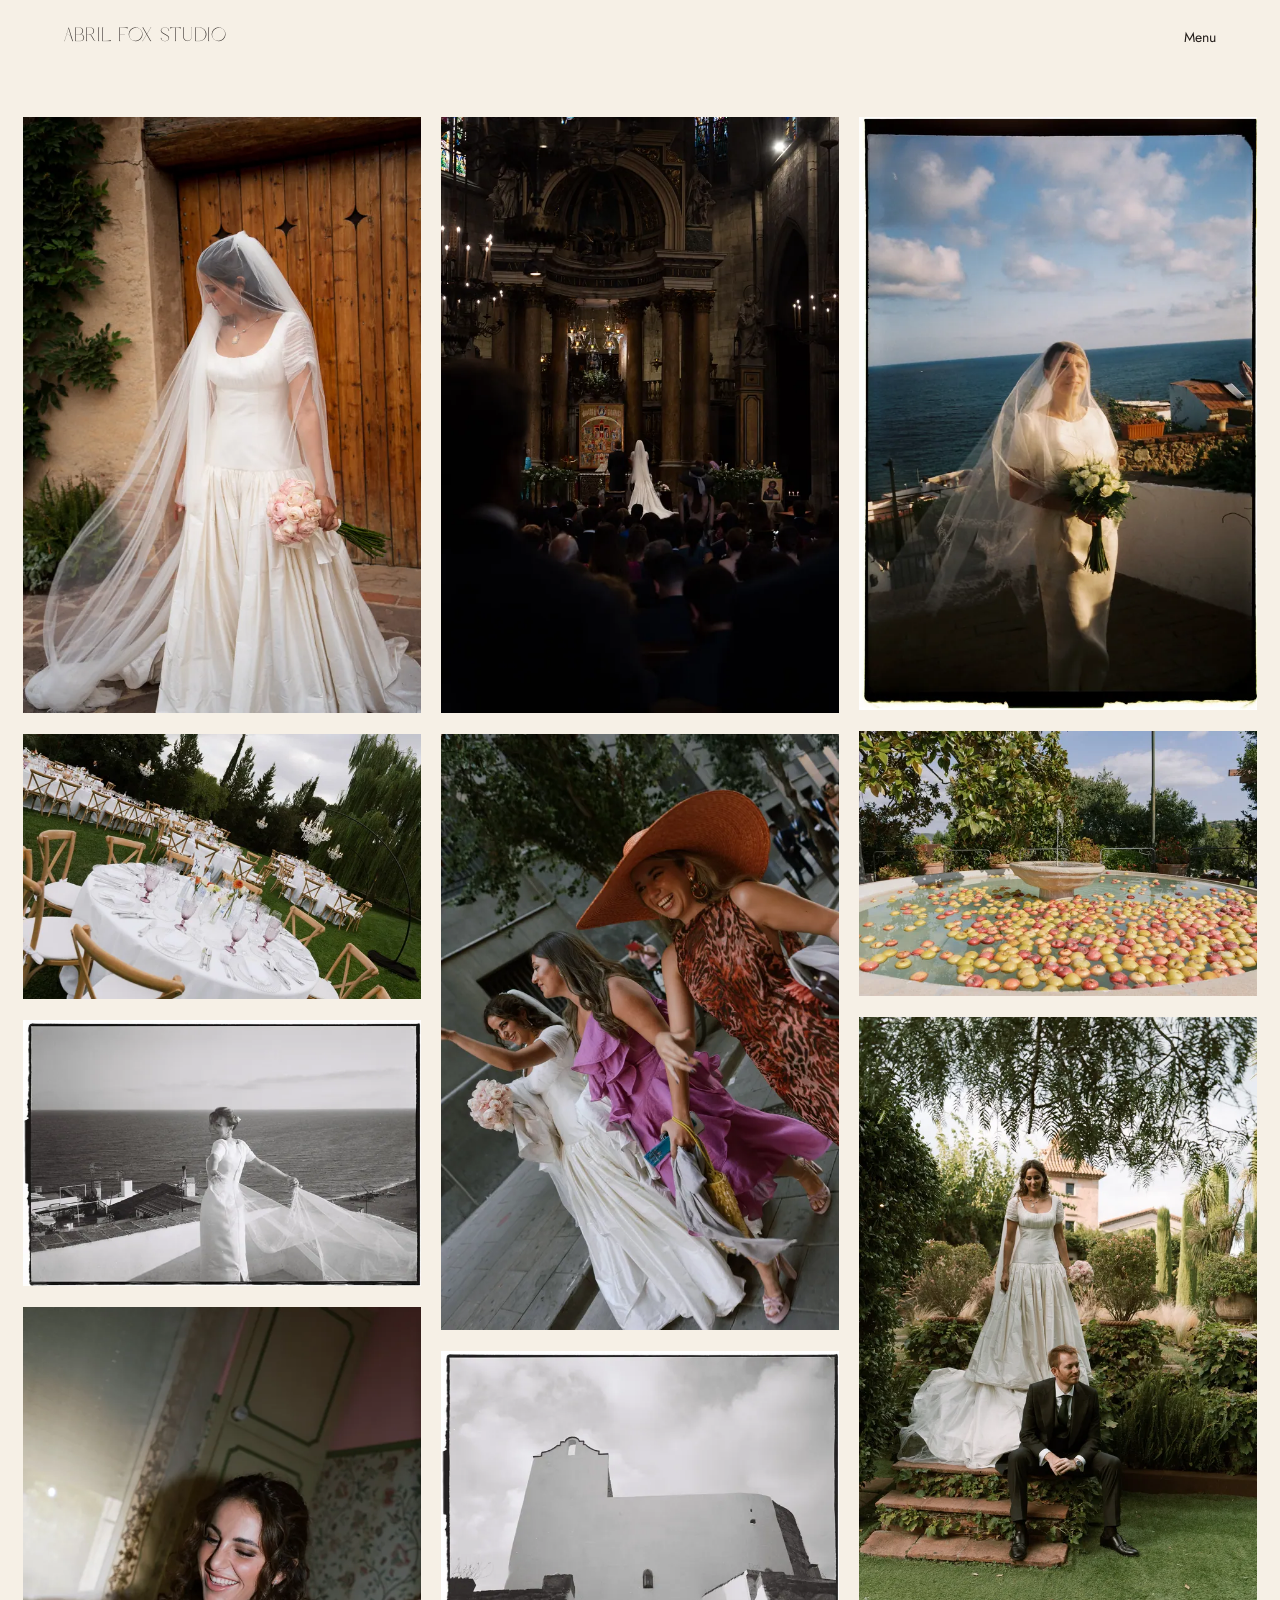
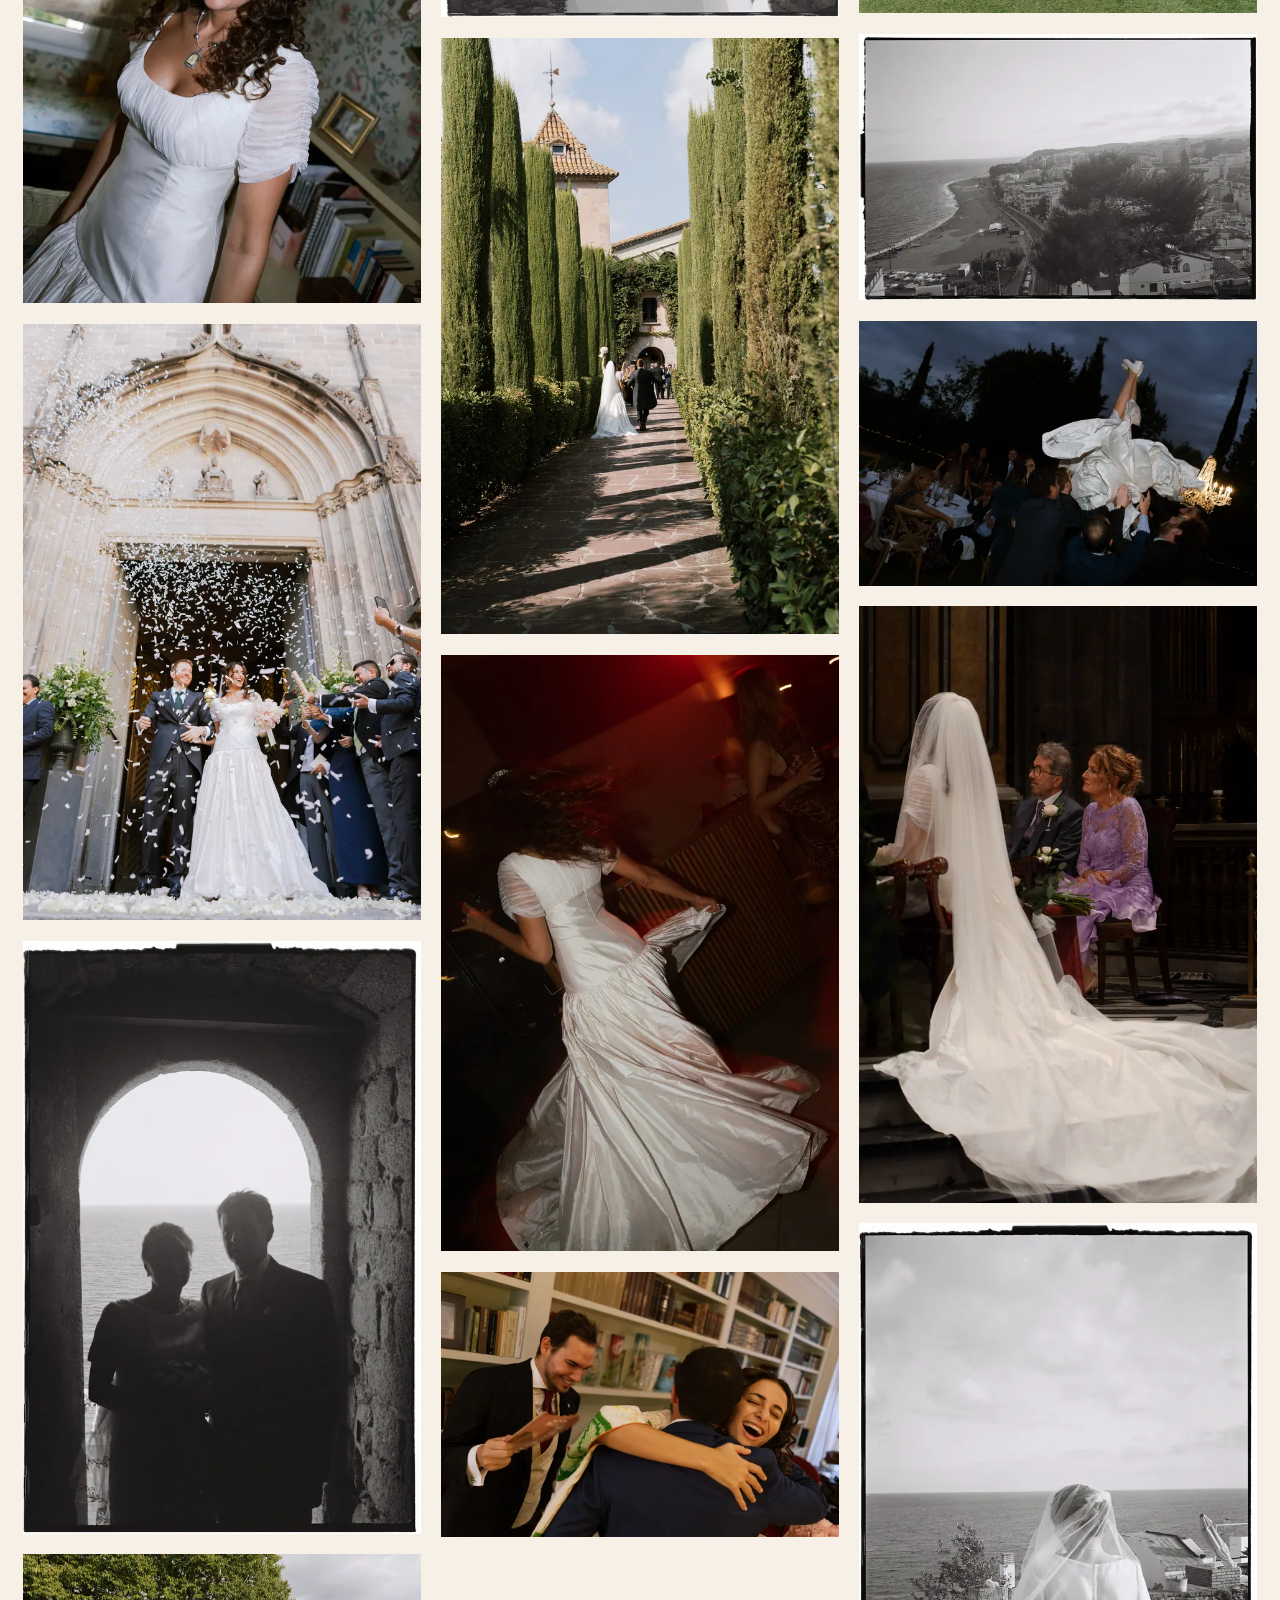
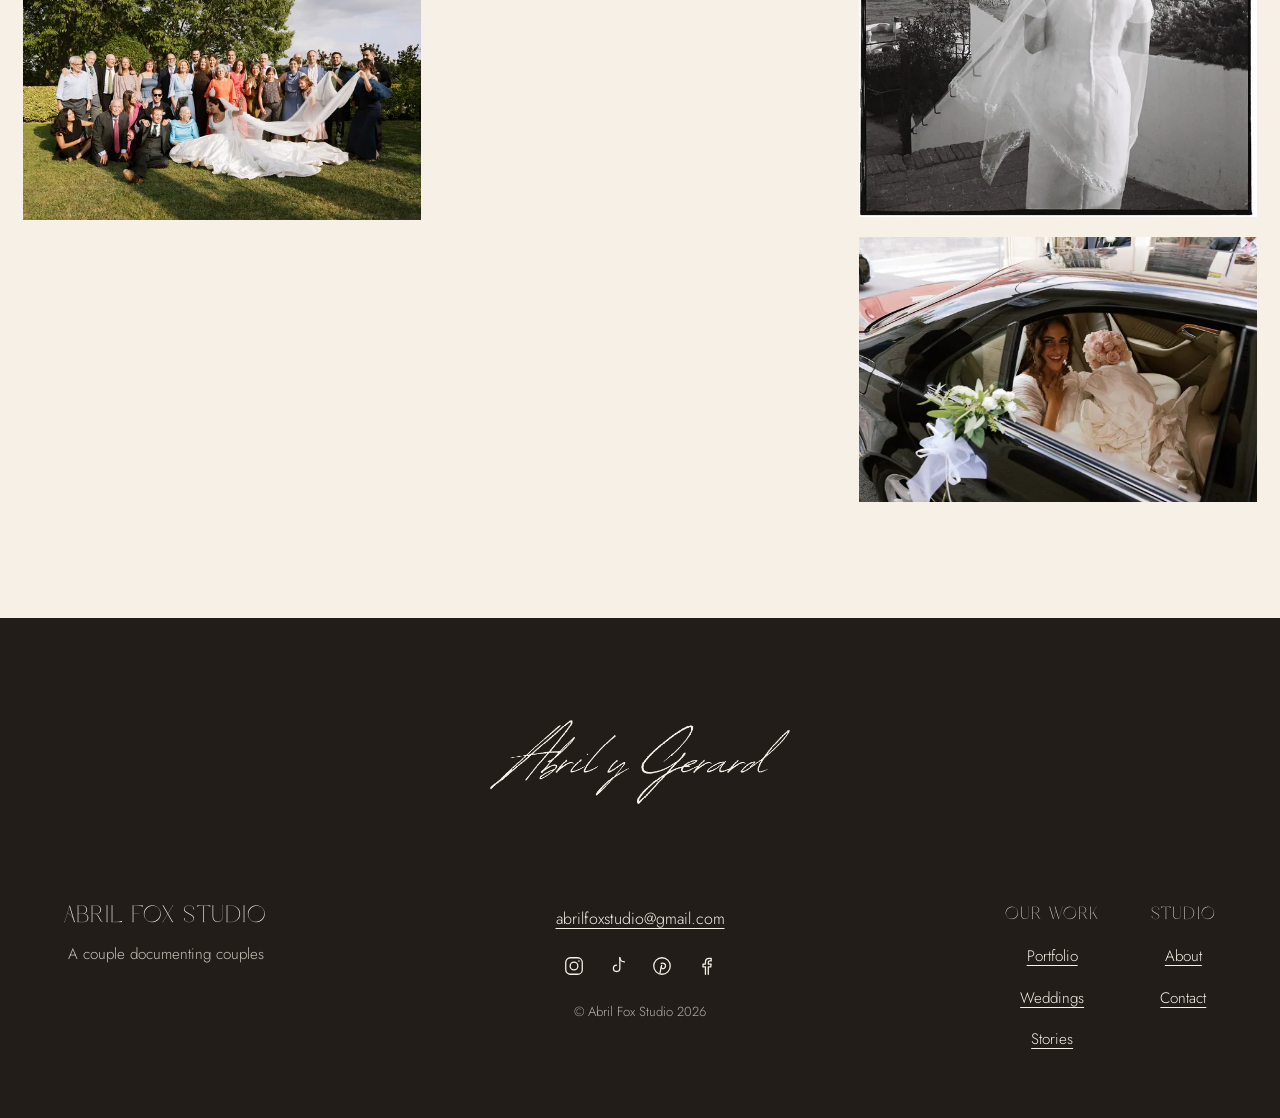
<file: portfolio.html>
<!doctype html>
<html lang="es">
<head>
<meta charset="utf-8">
<meta name="viewport" content="width=device-width, initial-scale=1">
<title>Portfolio · Abril Fox Studio</title>
<meta name="description" content="Abril Fox Studio, fotografía de bodas en Barcelona.">
<meta name="theme-color" content="#F6F0E6">
<link rel="preload" href="fonts/lovely-may.woff2" as="font" type="font/woff2" crossorigin>
<link rel="preload" href="fonts/jost.woff2" as="font" type="font/woff2" crossorigin>

<link rel="stylesheet" href="styles.css">
<script>document.documentElement.classList.add('js')</script>
</head>
<body class="page">
<a class="skip" href="#main">Saltar al contenido</a>
<header class="site-head" data-head>
  <a class="wordmark" href="index.html" aria-label="Abril Fox Studio, home">Abril Fox Studio</a>
  <div class="navwrap">
  <button class="menu-btn" type="button" aria-expanded="false" aria-controls="menu" data-menu-btn>Menu</button>
  <nav id="menu" class="menu" aria-label="Main">
    <ul>
      <li><a href="portfolio.html" aria-current="page">Portfolio</a></li>
      <li class="has-sub" data-sub>
        <button class="sub-btn" type="button" aria-expanded="false" aria-controls="sub-gallery">Gallery</button>
        <ul class="sub" id="sub-gallery">
          <li><a href="gallery.html#weddings">Weddings</a></li>
          <li><a href="gallery.html#stories">Stories</a></li>
        </ul>
      </li>
      <li><a href="about.html">About</a></li>
      <li><a href="contact.html">Contact</a></li>
    </ul>
  </nav>
  </div>
</header>
<main id="main" class="pg">
<h1 class="visually-hidden">Portfolio</h1>
<section class="pf" aria-label="Portfolio"><div class="pf__grid"><figure class="ph ph--v "><button class="lb-open" type="button" data-full="img/dsc03113-1707.webp" data-w="1707" data-h="2560" data-alt="Novia con el velo al viento delante de una puerta de madera" aria-label="Ampliar: Novia con el velo al viento delante de una puerta de madera"><picture><source type="image/webp" srcset="img/dsc03113-640.webp 640w, img/dsc03113-1200.webp 1200w, img/dsc03113-1707.webp 1707w" sizes="(min-width: 900px) 31vw, (min-width: 600px) 46vw, 100vw"><img src="img/dsc03113-1200.jpg" width="1707" height="2560" alt="Novia con el velo al viento delante de una puerta de madera" loading="lazy" decoding="async"></picture></button></figure><figure class="ph ph--h "><button class="lb-open" type="button" data-full="img/sp104324-2000.webp" data-w="2560" data-h="1707" data-alt="La mesa larga del banquete en el césped de la finca" aria-label="Ampliar: La mesa larga del banquete en el césped de la finca"><picture><source type="image/webp" srcset="img/sp104324-640.webp 640w, img/sp104324-1200.webp 1200w, img/sp104324-2000.webp 2000w" sizes="(min-width: 900px) 31vw, (min-width: 600px) 46vw, 100vw"><img src="img/sp104324-1200.jpg" width="2560" height="1707" alt="La mesa larga del banquete en el césped de la finca" loading="lazy" decoding="async"></picture></button></figure><figure class="ph ph--h "><button class="lb-open" type="button" data-full="img/f01-20-2000.webp" data-w="3578" data-h="2397" data-alt="El velo al viento frente al mar, en película" aria-label="Ampliar: El velo al viento frente al mar, en película"><picture><source type="image/webp" srcset="img/f01-20-640.webp 640w, img/f01-20-1200.webp 1200w, img/f01-20-2000.webp 2000w" sizes="(min-width: 900px) 31vw, (min-width: 600px) 46vw, 100vw"><img src="img/f01-20-1200.jpg" width="3578" height="2397" alt="El velo al viento frente al mar, en película" loading="lazy" decoding="async"></picture></button></figure><figure class="ph ph--v "><button class="lb-open" type="button" data-full="img/sp102666-1707.webp" data-w="1707" data-h="2560" data-alt="La novia sonríe junto al papel pintado de flores" aria-label="Ampliar: La novia sonríe junto al papel pintado de flores"><picture><source type="image/webp" srcset="img/sp102666-640.webp 640w, img/sp102666-1200.webp 1200w, img/sp102666-1707.webp 1707w" sizes="(min-width: 900px) 31vw, (min-width: 600px) 46vw, 100vw"><img src="img/sp102666-1200.jpg" width="1707" height="2560" alt="La novia sonríe junto al papel pintado de flores" loading="lazy" decoding="async"></picture></button></figure><figure class="ph ph--v "><button class="lb-open" type="button" data-full="img/sp103013-1707.webp" data-w="1707" data-h="2560" data-alt="Lluvia de pétalos a la salida, bajo el portal gótico" aria-label="Ampliar: Lluvia de pétalos a la salida, bajo el portal gótico"><picture><source type="image/webp" srcset="img/sp103013-640.webp 640w, img/sp103013-1200.webp 1200w, img/sp103013-1707.webp 1707w" sizes="(min-width: 900px) 31vw, (min-width: 600px) 46vw, 100vw"><img src="img/sp103013-1200.jpg" width="1707" height="2560" alt="Lluvia de pétalos a la salida, bajo el portal gótico" loading="lazy" decoding="async"></picture></button></figure><figure class="ph ph--v "><button class="lb-open" type="button" data-full="img/f01-13-2000.webp" data-w="2397" data-h="3578" data-alt="Silueta de la pareja bajo un arco frente al mar, en película" aria-label="Ampliar: Silueta de la pareja bajo un arco frente al mar, en película"><picture><source type="image/webp" srcset="img/f01-13-640.webp 640w, img/f01-13-1200.webp 1200w, img/f01-13-2000.webp 2000w" sizes="(min-width: 900px) 31vw, (min-width: 600px) 46vw, 100vw"><img src="img/f01-13-1200.jpg" width="2397" height="3578" alt="Silueta de la pareja bajo un arco frente al mar, en película" loading="lazy" decoding="async"></picture></button></figure><figure class="ph ph--h "><button class="lb-open" type="button" data-full="img/sp104141-2000.webp" data-w="2560" data-h="1707" data-alt="Foto de grupo con el velo extendido como una ola" aria-label="Ampliar: Foto de grupo con el velo extendido como una ola"><picture><source type="image/webp" srcset="img/sp104141-640.webp 640w, img/sp104141-1200.webp 1200w, img/sp104141-2000.webp 2000w" sizes="(min-width: 900px) 31vw, (min-width: 600px) 46vw, 100vw"><img src="img/sp104141-1200.jpg" width="2560" height="1707" alt="Foto de grupo con el velo extendido como una ola" loading="lazy" decoding="async"></picture></button></figure><figure class="ph ph--v "><button class="lb-open" type="button" data-full="img/dsc02894-1707.webp" data-w="1707" data-h="2560" data-alt="La nave de la basílica en penumbra, con la pareja frente al altar" aria-label="Ampliar: La nave de la basílica en penumbra, con la pareja frente al altar"><picture><source type="image/webp" srcset="img/dsc02894-640.webp 640w, img/dsc02894-1200.webp 1200w, img/dsc02894-1707.webp 1707w" sizes="(min-width: 900px) 31vw, (min-width: 600px) 46vw, 100vw"><img src="img/dsc02894-1200.jpg" width="1707" height="2560" alt="La nave de la basílica en penumbra, con la pareja frente al altar" loading="lazy" decoding="async"></picture></button></figure><figure class="ph ph--v "><button class="lb-open" type="button" data-full="img/sp103479-1707.webp" data-w="1707" data-h="2560" data-alt="La novia entre invitadas con pamela naranja" aria-label="Ampliar: La novia entre invitadas con pamela naranja"><picture><source type="image/webp" srcset="img/sp103479-640.webp 640w, img/sp103479-1200.webp 1200w, img/sp103479-1707.webp 1707w" sizes="(min-width: 900px) 31vw, (min-width: 600px) 46vw, 100vw"><img src="img/sp103479-1200.jpg" width="1707" height="2560" alt="La novia entre invitadas con pamela naranja" loading="lazy" decoding="async"></picture></button></figure><figure class="ph ph--h "><button class="lb-open" type="button" data-full="img/f01-28-2000.webp" data-w="3578" data-h="2397" data-alt="La ermita blanca contra el cielo, en película" aria-label="Ampliar: La ermita blanca contra el cielo, en película"><picture><source type="image/webp" srcset="img/f01-28-640.webp 640w, img/f01-28-1200.webp 1200w, img/f01-28-2000.webp 2000w" sizes="(min-width: 900px) 31vw, (min-width: 600px) 46vw, 100vw"><img src="img/f01-28-1200.jpg" width="3578" height="2397" alt="La ermita blanca contra el cielo, en película" loading="lazy" decoding="async"></picture></button></figure><figure class="ph ph--v "><button class="lb-open" type="button" data-full="img/dsc03008-1707.webp" data-w="1707" data-h="2560" data-alt="La pareja al fondo de un pasillo de cipreses" aria-label="Ampliar: La pareja al fondo de un pasillo de cipreses"><picture><source type="image/webp" srcset="img/dsc03008-640.webp 640w, img/dsc03008-1200.webp 1200w, img/dsc03008-1707.webp 1707w" sizes="(min-width: 900px) 31vw, (min-width: 600px) 46vw, 100vw"><img src="img/dsc03008-1200.jpg" width="1707" height="2560" alt="La pareja al fondo de un pasillo de cipreses" loading="lazy" decoding="async"></picture></button></figure><figure class="ph ph--v "><button class="lb-open" type="button" data-full="img/sp105795-1707.webp" data-w="1707" data-h="2560" data-alt="La novia gira en la pista bajo una luz roja" aria-label="Ampliar: La novia gira en la pista bajo una luz roja"><picture><source type="image/webp" srcset="img/sp105795-640.webp 640w, img/sp105795-1200.webp 1200w, img/sp105795-1707.webp 1707w" sizes="(min-width: 900px) 31vw, (min-width: 600px) 46vw, 100vw"><img src="img/sp105795-1200.jpg" width="1707" height="2560" alt="La novia gira en la pista bajo una luz roja" loading="lazy" decoding="async"></picture></button></figure><figure class="ph ph--h "><button class="lb-open" type="button" data-full="img/sp102555-2000.webp" data-w="2560" data-h="1707" data-alt="Abrazo y carcajada en la biblioteca de casa" aria-label="Ampliar: Abrazo y carcajada en la biblioteca de casa"><picture><source type="image/webp" srcset="img/sp102555-640.webp 640w, img/sp102555-1200.webp 1200w, img/sp102555-2000.webp 2000w" sizes="(min-width: 900px) 31vw, (min-width: 600px) 46vw, 100vw"><img src="img/sp102555-1200.jpg" width="2560" height="1707" alt="Abrazo y carcajada en la biblioteca de casa" loading="lazy" decoding="async"></picture></button></figure><figure class="ph ph--v "><button class="lb-open" type="button" data-full="img/f02-12-2000.webp" data-w="2397" data-h="3578" data-alt="La novia con el velo frente al mar, en color" aria-label="Ampliar: La novia con el velo frente al mar, en color"><picture><source type="image/webp" srcset="img/f02-12-640.webp 640w, img/f02-12-1200.webp 1200w, img/f02-12-2000.webp 2000w" sizes="(min-width: 900px) 31vw, (min-width: 600px) 46vw, 100vw"><img src="img/f02-12-1200.jpg" width="2397" height="3578" alt="La novia con el velo frente al mar, en color" loading="lazy" decoding="async"></picture></button></figure><figure class="ph ph--h "><button class="lb-open" type="button" data-full="img/sp103785-2000.webp" data-w="2560" data-h="1707" data-alt="Una fuente llena de manzanas en el jardín" aria-label="Ampliar: Una fuente llena de manzanas en el jardín"><picture><source type="image/webp" srcset="img/sp103785-640.webp 640w, img/sp103785-1200.webp 1200w, img/sp103785-2000.webp 2000w" sizes="(min-width: 900px) 31vw, (min-width: 600px) 46vw, 100vw"><img src="img/sp103785-1200.jpg" width="2560" height="1707" alt="Una fuente llena de manzanas en el jardín" loading="lazy" decoding="async"></picture></button></figure><figure class="ph ph--v "><button class="lb-open" type="button" data-full="img/dsc03155-1707.webp" data-w="1707" data-h="2560" data-alt="Él sentado en los escalones del jardín, ella de pie detrás" aria-label="Ampliar: Él sentado en los escalones del jardín, ella de pie detrás"><picture><source type="image/webp" srcset="img/dsc03155-640.webp 640w, img/dsc03155-1200.webp 1200w, img/dsc03155-1707.webp 1707w" sizes="(min-width: 900px) 31vw, (min-width: 600px) 46vw, 100vw"><img src="img/dsc03155-1200.jpg" width="1707" height="2560" alt="Él sentado en los escalones del jardín, ella de pie detrás" loading="lazy" decoding="async"></picture></button></figure><figure class="ph ph--h "><button class="lb-open" type="button" data-full="img/f01-18-2000.webp" data-w="3578" data-h="2397" data-alt="La costa vista desde lo alto, en película" aria-label="Ampliar: La costa vista desde lo alto, en película"><picture><source type="image/webp" srcset="img/f01-18-640.webp 640w, img/f01-18-1200.webp 1200w, img/f01-18-2000.webp 2000w" sizes="(min-width: 900px) 31vw, (min-width: 600px) 46vw, 100vw"><img src="img/f01-18-1200.jpg" width="3578" height="2397" alt="La costa vista desde lo alto, en película" loading="lazy" decoding="async"></picture></button></figure><figure class="ph ph--h "><button class="lb-open" type="button" data-full="img/sp104718-2000.webp" data-w="2560" data-h="1707" data-alt="Los invitados mantean a la novia de noche" aria-label="Ampliar: Los invitados mantean a la novia de noche"><picture><source type="image/webp" srcset="img/sp104718-640.webp 640w, img/sp104718-1200.webp 1200w, img/sp104718-2000.webp 2000w" sizes="(min-width: 900px) 31vw, (min-width: 600px) 46vw, 100vw"><img src="img/sp104718-1200.jpg" width="2560" height="1707" alt="Los invitados mantean a la novia de noche" loading="lazy" decoding="async"></picture></button></figure><figure class="ph ph--v "><button class="lb-open" type="button" data-full="img/dsc02863-1707.webp" data-w="1707" data-h="2560" data-alt="La cola del vestido extendida en el altar" aria-label="Ampliar: La cola del vestido extendida en el altar"><picture><source type="image/webp" srcset="img/dsc02863-640.webp 640w, img/dsc02863-1200.webp 1200w, img/dsc02863-1707.webp 1707w" sizes="(min-width: 900px) 31vw, (min-width: 600px) 46vw, 100vw"><img src="img/dsc02863-1200.jpg" width="1707" height="2560" alt="La cola del vestido extendida en el altar" loading="lazy" decoding="async"></picture></button></figure><figure class="ph ph--v "><button class="lb-open" type="button" data-full="img/f01-27-2000.webp" data-w="2397" data-h="3578" data-alt="El velo transparente frente al mar, en película" aria-label="Ampliar: El velo transparente frente al mar, en película"><picture><source type="image/webp" srcset="img/f01-27-640.webp 640w, img/f01-27-1200.webp 1200w, img/f01-27-2000.webp 2000w" sizes="(min-width: 900px) 31vw, (min-width: 600px) 46vw, 100vw"><img src="img/f01-27-1200.jpg" width="2397" height="3578" alt="El velo transparente frente al mar, en película" loading="lazy" decoding="async"></picture></button></figure><figure class="ph ph--h "><button class="lb-open" type="button" data-full="img/sp102861-2000.webp" data-w="2560" data-h="1707" data-alt="La novia saluda desde la ventanilla del coche" aria-label="Ampliar: La novia saluda desde la ventanilla del coche"><picture><source type="image/webp" srcset="img/sp102861-640.webp 640w, img/sp102861-1200.webp 1200w, img/sp102861-2000.webp 2000w" sizes="(min-width: 900px) 31vw, (min-width: 600px) 46vw, 100vw"><img src="img/sp102861-1200.jpg" width="2560" height="1707" alt="La novia saluda desde la ventanilla del coche" loading="lazy" decoding="async"></picture></button></figure></div></section>
</main>
<dialog class="lb" aria-label="Foto ampliada" data-lb>
  <img alt="">
  <p class="lb__count" aria-live="polite"></p>
  <button class="lb__btn lb__prev" type="button" aria-label="Foto anterior">Anterior</button>
  <button class="lb__btn lb__next" type="button" aria-label="Foto siguiente">Siguiente</button>
  <button class="lb__close" type="button" aria-label="Cerrar">Cerrar</button>
</dialog>
<footer class="foot">
  <img class="foot__firma" src="img/firma-crema.png" width="574" height="160" alt="Abril y Gerard" loading="lazy">
  <div class="foot__brand">
    <p class="foot__logo">Abril Fox Studio</p>
    <p class="foot__tag">A couple documenting couples</p>
  </div>
  <div class="foot__center">
    <a class="foot__mail" href="mailto:abrilfoxstudio@gmail.com">abrilfoxstudio@gmail.com</a>
    <ul class="foot__social">
      <li><a href="https://www.instagram.com/abrilfoxstudio/" rel="noopener" aria-label="Instagram, @abrilfoxstudio"><svg viewBox="0 0 24 24" width="22" height="22" aria-hidden="true" focusable="false" fill="none" stroke="currentColor" stroke-width="1.4"><rect x="3" y="3" width="18" height="18" rx="5"/><circle cx="12" cy="12" r="4.2"/><circle cx="17.4" cy="6.6" r=".9" fill="currentColor" stroke="none"/></svg></a></li>
      <li><a href="https://www.tiktok.com/@abril.fox.studio" rel="noopener" aria-label="TikTok, @abril.fox.studio"><svg viewBox="0 0 24 24" width="22" height="22" aria-hidden="true" focusable="false" fill="none" stroke="currentColor" stroke-width="1.4" stroke-linecap="round" stroke-linejoin="round"><path d="M14 3v11.5a3.5 3.5 0 1 1-3.5-3.5"/><path d="M14 3c.4 2.6 2.2 4.4 5 4.6"/></svg></a></li>
      <li><a href="https://www.pinterest.com/" rel="noopener" aria-label="Pinterest"><svg viewBox="0 0 24 24" width="22" height="22" aria-hidden="true" focusable="false" fill="none" stroke="currentColor" stroke-width="1.4" stroke-linecap="round" stroke-linejoin="round"><circle cx="12" cy="12" r="9"/><path d="M11.2 9.2c2.6-1 5 .5 4.6 3-.3 2-2 3-3.4 2.6-1-.3-1.4-1.2-1.2-2.1"/><path d="M11.6 11.2 9.8 19.5"/></svg></a></li>
      <li><a href="https://www.facebook.com/" rel="noopener" aria-label="Facebook"><svg viewBox="0 0 24 24" width="22" height="22" aria-hidden="true" focusable="false" fill="none" stroke="currentColor" stroke-width="1.4" stroke-linecap="round" stroke-linejoin="round"><path d="M14.5 21v-8h2.7l.4-3.1h-3.1V8c0-.9.3-1.5 1.6-1.5h1.6V3.7A20 20 0 0 0 15.4 3.6c-2.4 0-4 1.5-4 4.1v2.2H8.7V13h2.7v8"/></svg></a></li>
    </ul>
    <p class="foot__copy">© Abril Fox Studio 2026</p>
  </div>
  <nav class="foot__nav" aria-label="Pie de página">
    <div><p class="foot__h">Our work</p><ul>
      <li><a href="portfolio.html">Portfolio</a></li>
      <li><a href="gallery.html#weddings">Weddings</a></li>
      <li><a href="gallery.html#stories">Stories</a></li>
    </ul></div>
    <div><p class="foot__h">Studio</p><ul>
      <li><a href="about.html">About</a></li>
      <li><a href="contact.html">Contact</a></li>
    </ul></div>
  </nav>
</footer>
<script src="main.js" defer></script>
</body>
</html>
</file>
<file: styles.css>
/* Abril Fox Studio — estilos
   Paleta, tipografías y roles según el Manual de identidad visual 2026. */

@font-face { font-family: "Lovely May"; src: url(fonts/lovely-may.woff2) format("woff2"); font-display: swap; }
@font-face { font-family: "Jimmy Script"; src: url(fonts/jimmy.woff2) format("woff2"); font-display: swap; }
@font-face { font-family: "Afrah"; src: url(fonts/afrah-light.woff2) format("woff2"); font-weight: 300; font-display: swap; }
@font-face { font-family: "Afrah"; src: url(fonts/afrah.woff2) format("woff2"); font-weight: 400; font-display: swap; }
@font-face { font-family: "Jost"; src: url(fonts/jost.woff2) format("woff2"); font-weight: 100 900; font-display: swap;
  unicode-range: U+0000-00FF, U+0131, U+0152-0153, U+02BB-02BC, U+02C6, U+02DA, U+02DC, U+2000-206F, U+20AC, U+2122, U+2191, U+2193, U+2212, U+2215, U+FEFF, U+FFFD; }
@font-face { font-family: "Jost"; src: url(fonts/jost-ext.woff2) format("woff2"); font-weight: 100 900; font-display: swap;
  unicode-range: U+0100-02AF, U+0304, U+0308, U+0329, U+1E00-1E9F, U+1EF2-1EFF, U+2020, U+20A0-20AB, U+20AD-20C0, U+2113, U+2C60-2C7F, U+A720-A7FF; }

:root {
  --crema: #F6F0E6;
  --arena: #E3D4BE;
  --tinta: #231D1A;
  --tinta-2: rgb(35 29 26 / .72);
  --linea: rgb(35 29 26 / .22);

  --f-title: "Lovely May", "Didot", serif;
  --f-acc: "Jimmy Script", cursive;
  --f-place: "Afrah", "Didot", serif;
  --f-text: "Jost", "Futura", sans-serif;

  --m: clamp(20px, 5vw, 80px);          /* margen lateral */
  --gap: clamp(12px, 1.6vw, 24px);
  --s1: clamp(56px, 9vw, 140px);        /* aire entre secciones */
  --s2: clamp(32px, 5vw, 72px);

  --t-xl: clamp(2.6rem, 6.4vw, 6.2rem);
  --t-l: clamp(2rem, 4.2vw, 3.9rem);
  --t-m: clamp(1.35rem, 2vw, 1.75rem);
  --t-body: clamp(1rem, .95rem + .2vw, 1.125rem);
  --t-s: .875rem;

  --ease: cubic-bezier(.2, .7, .2, 1);
}

*, *::before, *::after { box-sizing: border-box; }
html { -webkit-text-size-adjust: 100%; scroll-behavior: smooth; scroll-padding-top: 72px; }
body {
  margin: 0; background: var(--crema); color: var(--tinta);
  font: 300 var(--t-body)/1.65 var(--f-text);
  font-kerning: normal; text-rendering: optimizeLegibility;
}
img { display: block; max-width: 100%; height: auto; }
picture { display: contents; }
a { color: inherit; }
h1, h2, h3, p, ul, ol, figure, blockquote { margin: 0; padding: 0; }
ul, ol { list-style: none; }
button, input, textarea, select { font: inherit; color: inherit; }

:focus-visible { outline: 1.5px solid var(--tinta); outline-offset: 4px; }
.ch--noche :focus-visible, .foot :focus-visible, .lb :focus-visible { outline-color: var(--crema); }

.skip { position: absolute; left: var(--m); top: -60px; background: var(--tinta); color: var(--crema); padding: .6em 1em; z-index: 50; text-decoration: none; }
.skip:focus { top: 12px; }
.visually-hidden { position: absolute; width: 1px; height: 1px; overflow: hidden; clip: rect(0 0 0 0); white-space: nowrap; }

/* Huecos de contenido pendiente: visibles a propósito, se borran al rellenar */
.todo { background: var(--arena); color: var(--tinta); padding: 0 .25em; font-style: normal; }
.hole { display: grid; place-items: center; background: var(--arena); border: 1px dashed var(--linea); margin: 0; }
.hole span { font-size: var(--t-s); text-align: center; color: var(--tinta-2); padding: 1em; }

/* ---------- Tipografía con roles ---------- */
.t-title {
  font: 400 var(--t-l)/1.02 var(--f-title); text-transform: uppercase; letter-spacing: .01em;
}
.acc {
  font-family: var(--f-acc); text-transform: none; letter-spacing: 0;
  font-size: 1.12em; line-height: .5; padding: 0 .06em;
}
/* Títulos: una sola letra (Lovely May), sin palabra de acento */
.t-title .acc { font: inherit; text-transform: inherit; letter-spacing: inherit; padding: 0; }
.lead { font-size: var(--t-m); line-height: 1.45; font-weight: 300; }
.link {
  text-decoration: none; background: linear-gradient(currentColor, currentColor) 0 100% / 100% 1px no-repeat;
  padding-bottom: 2px; transition: background-size .45s var(--ease);
}
.link:hover { background-size: 0 1px; background-position: 100% 100%; }

/* ---------- Cabecera ---------- */
.site-head {
  position: fixed; inset: 0 0 auto 0; z-index: 20;
  display: flex; align-items: center; justify-content: space-between; gap: 2rem;
  padding: 18px var(--m); transition: background-color .4s, border-color .4s;
  border-bottom: 1px solid transparent;
}
.site-head.is-solid { background: var(--crema); }
.wordmark { font: 400 1.05rem/1 var(--f-title); text-transform: uppercase; letter-spacing: .04em; text-decoration: none; }
.menu ul { display: flex; gap: clamp(1.2rem, 2.4vw, 2.6rem); }
.menu a { font-size: var(--t-s); font-weight: 400; letter-spacing: .02em; text-decoration: none; padding: 6px 0;
  background: linear-gradient(currentColor, currentColor) 0 100% / 0 1px no-repeat; transition: background-size .4s var(--ease); }
.menu a:hover, .menu a[aria-current] { background-size: 100% 1px; }
.menu-btn { display: none; background: none; border: 0; padding: 8px 0; font-size: var(--t-s); font-weight: 400; cursor: pointer; }

/* Submenú de Gallery */
.has-sub { position: relative; }
.menu a, .sub-btn { display: inline-block; line-height: 1.4; }
.sub-btn { background: none; border: 0; padding: 6px 0; font-family: inherit; color: inherit; cursor: pointer; font-size: var(--t-s); font-weight: 400; letter-spacing: .02em;
  background-image: linear-gradient(currentColor, currentColor); background-position: 0 100%; background-size: 0 1px; background-repeat: no-repeat; transition: background-size .4s var(--ease); }
.sub-btn:hover { background-size: 100% 1px; }
/* Gallery se ve igual que Portfolio, About y Contact en todos los navegadores */
.sub-btn { -webkit-appearance: none; appearance: none; border-radius: 0; margin: 0; font-family: var(--f-text); font-size: var(--t-s); font-weight: 600; color: var(--tinta); text-transform: none; -webkit-text-fill-color: currentColor; }
.menu .sub { position: absolute; top: calc(100% + 10px); left: -16px; display: grid; gap: 0; padding: 10px 16px; background: var(--crema);
  min-width: 150px; opacity: 0; visibility: hidden; transform: translateY(-4px); transition: opacity .25s, transform .25s, visibility 0s .25s; }
.has-sub.is-open .sub { opacity: 1; visibility: visible; transform: none; transition: opacity .25s, transform .25s; }
.menu .sub a { display: block; padding: 8px 0; }

/* Menú: secciones en negrita, Weddings y Stories en normal */
.menu > ul > li > a, .sub-btn { font-weight: 600; }
.menu .sub a { font-weight: 300; }

/* Fuera del inicio: en ordenador solo se ve «Menu»; al pasar por encima se despliega */
.navwrap { position: relative; }
@media (min-width: 900px) {
  body:not(.home) .menu-btn { display: block; }
  body:not(.home) .menu {
    position: absolute; top: 100%; right: -24px; padding: 14px 24px 18px; background: var(--crema); min-width: 210px;
    opacity: 0; visibility: hidden; transform: translateY(-4px);
    transition: opacity .25s, transform .25s, visibility 0s .25s;
  }
  body:not(.home) .navwrap:hover .menu, body:not(.home) .navwrap:focus-within .menu, body:not(.home) .menu.is-open {
    opacity: 1; visibility: visible; transform: none; transition: opacity .25s, transform .25s;
  }
  body:not(.home) .menu > ul { flex-direction: column; gap: 0; }
  body:not(.home) .menu li { padding: 6px 0; }
  body:not(.home) .menu a, body:not(.home) .sub-btn { display: inline-block; padding: 2px 0; }
  body:not(.home) .menu .sub { position: static; min-width: 0; padding: 0 0 4px 1rem; display: none; opacity: 1; visibility: visible; transform: none; }
  body:not(.home) .has-sub:hover .sub, body:not(.home) .has-sub.is-open .sub, body:not(.home) .has-sub:focus-within .sub { display: grid; }
}

/* En el inicio el logotipo grande ya está en la portada: el pequeño aparece al bajar */

/* ---------- Fotos ---------- */
.ph { margin: 0; position: relative; }
.ph img { width: 100%; height: auto; background: var(--arena); }
.ph figcaption { font-size: var(--t-s); color: var(--tinta-2); margin-top: .6em; }
.lb-open { display: block; width: 100%; padding: 0; border: 0; background: none; cursor: zoom-in; }

/* ---------- Portada ---------- */
.hero { display: grid; grid-template-columns: auto 1fr; min-height: 100svh; }
.slides { position: relative; height: 100svh; aspect-ratio: 2 / 3; overflow: hidden; background: var(--arena); }
.slide { position: absolute; inset: 0; opacity: 0; transition: opacity 1.2s ease; }
.slide.is-on { opacity: 1; }
.slide img { width: 100%; height: 100%; object-fit: cover; }
/* La portada es la página entera: sin desplazamiento */
.home .hero { height: 100svh; min-height: 0; }
.hero__text { align-self: end; padding: 0 var(--m) clamp(40px, 8vh, 96px) clamp(32px, 6vw, 110px); }
.hero__text > * { font-family: var(--f-title); font-weight: 400; text-transform: uppercase; }
.hero__logo { font-size: var(--t-xl); line-height: .95; letter-spacing: .005em; max-width: 7ch; }
.hero__line { font-size: clamp(1.3rem, 2.2vw, 2rem); line-height: 1.15; margin-top: clamp(20px, 3.4vh, 40px); letter-spacing: .02em; }
.hero__place { font-size: clamp(.95rem, 1.2vw, 1.15rem); line-height: 1.5; letter-spacing: .08em; margin-top: 1.4em; color: var(--tinta-2); }

/* Entrada única: la foto se descubre de abajo arriba */
@media (prefers-reduced-motion: no-preference) {
  .js .hero .slide:first-child img { clip-path: inset(100% 0 0 0); transition: clip-path 1.4s var(--ease); }
  .js .hero__text > * { opacity: 0; transform: translateY(12px); transition: opacity .9s var(--ease), transform .9s var(--ease); }
  .js .hero.is-in .slide:first-child img { clip-path: inset(0 0 0 0); }
  .js .is-in .hero__text > * { opacity: 1; transform: none; }
  .js .is-in .hero__text > :nth-child(1) { transition-delay: .5s; }
  .js .is-in .hero__text > :nth-child(2) { transition-delay: .7s; }
  .js .is-in .hero__text > :nth-child(3) { transition-delay: .85s; }
}

/* ---------- Retícula base ---------- */
.about, .stories, .day, .process, .words, .places__row, .journal, .contact, .sp__head, .g {
  display: grid; grid-template-columns: repeat(12, minmax(0, 1fr)); column-gap: var(--gap);
  padding-inline: var(--m);
}

/* Páginas interiores */
.pg { padding-top: 72px; }
.cta { padding: var(--s1) var(--m); display: flex; flex-wrap: wrap; align-items: end; justify-content: space-between; gap: var(--s2); border-top: 1px solid var(--linea); }
.cta .btn { display: inline-block; text-decoration: none; }

/* Sobre nosotros: texto a la izquierda, foto a la derecha; debajo, dos tiras de cinco fotos */
.about { padding-block: clamp(32px, 6vh, 72px) var(--s1); align-items: start; row-gap: var(--s1); }
.about__text { grid-column: 1 / span 6; }
.about__title { font: 400 clamp(2rem, 3.4vw, 3.2rem)/1 var(--f-title); text-transform: uppercase; }
.about__sub { font: 400 clamp(1rem, 1.5vw, 1.3rem)/1.4 var(--f-title); text-transform: uppercase; letter-spacing: .06em; color: var(--tinta-2); margin-top: 1.2em; max-width: 34ch; }
.about__body { margin-top: clamp(40px, 8vh, 96px); display: grid; gap: 1.3em; max-width: 60ch; font-size: clamp(1.05rem, 1rem + .25vw, 1.2rem); line-height: 1.8; }
.firma { width: min(240px, 60%); margin-top: 2.4em; }
.about__text { display: flex; flex-direction: column; }
.about__body { width: 100%; }
.about .firma { align-self: flex-end; }
.about__photo { grid-column: 7 / -1; }
.about__photo img { width: 100%; height: auto; }
.strips { grid-column: 1 / -1; display: grid; gap: clamp(12px, 1.6vw, 24px); }
.strip { display: grid; grid-template-columns: repeat(5, minmax(0, 1fr)); gap: clamp(12px, 1.6vw, 24px); }
.strip .ph { aspect-ratio: 2 / 3; overflow: hidden; }
.strip img { width: 100%; height: 100%; object-fit: cover; }

/* Gallery: una pared de bodas, tres por fila, mucho aire */
.stories { padding-block: clamp(56px, 12vh, 160px) var(--s1); }
.wall { grid-column: 1 / -1; display: grid; grid-template-columns: repeat(3, minmax(0, 1fr)); gap: clamp(56px, 8vw, 120px) clamp(24px, 5.5vw, 96px); align-items: start; }
.wall a { display: block; text-decoration: none; }
.wall .ph { overflow: hidden; aspect-ratio: 2 / 3; }
/* En ordenador, la foto, el lugar y los nombres caben en la primera pantalla */
@media (min-width: 900px) {
  .wall { grid-template-columns: repeat(3, minmax(0, calc((100svh - 340px) * 2 / 3))); justify-content: space-between; }
}
.wall .ph img { height: 100%; object-fit: cover; transition: transform 1.2s var(--ease), opacity .6s; }
.wall a:hover img { transform: scale(1.02); }
.wall__place { display: block; font: 400 var(--t-s)/1.4 var(--f-text); letter-spacing: .02em; margin-top: 1em; }
.wall__names { display: block; font: 300 var(--t-s)/1.4 var(--f-text); letter-spacing: .02em; color: var(--tinta-2); margin-top: .2em; }
.wall a:focus-visible { outline-offset: 8px; }
@media (max-width: 899px) { .wall { grid-template-columns: repeat(2, minmax(0, 1fr)); } }
@media (max-width: 599px) { .wall { grid-template-columns: minmax(0, 1fr); } }

/* Gallery dividida: Weddings y Stories */
.gal { grid-column: 1 / -1; }
.gal + .gal { margin-top: var(--s1); }
.gal__t { font: 400 clamp(1.8rem, 3vw, 2.8rem)/1 var(--f-title); text-transform: uppercase; margin-bottom: clamp(20px, 3vh, 36px); }
.stories { padding-top: clamp(20px, 4vh, 40px); }

/* Portfolio: muro de fotos sin texto */
.pf { padding: clamp(24px, 5vh, 56px) clamp(16px, 1.8vw, 28px) var(--s1); }
.pf__grid { columns: 3; column-gap: clamp(12px, 1.6vw, 24px); }
.pf__grid .ph { break-inside: avoid; margin-bottom: clamp(12px, 1.6vw, 24px); }
@media (max-width: 899px) { .pf__grid { columns: 2; } }
@media (max-width: 599px) { .pf__grid { columns: 1; } }

/* Historia (cabecera de nombre en cada boda) */
.story__name { display: block; font: 400 var(--t-m)/1.1 var(--f-title); text-transform: uppercase; margin-top: .9em; }
.story__place { display: block; font: 300 1.1rem/1.2 var(--f-place); color: var(--tinta-2); margin-top: .35em; }

/* Un día entero */
.day { padding-block: var(--s1); row-gap: var(--s1); }
.day__head { grid-column: 1 / span 7; }
.day__head p { margin-top: 1em; color: var(--tinta-2); max-width: 40ch; }
.ch { grid-column: 1 / -1; display: grid; grid-template-columns: subgrid; align-items: start; position: relative; }
.ch__label { grid-column: 1 / -1; font: 400 clamp(2.6rem, 5.2vw, 4.8rem)/1 var(--f-acc); margin-bottom: .35em; }
.ch--casa .ch__a { grid-column: 2 / span 5; }
.ch--casa .ch__b { grid-column: 8 / span 3; margin-top: 30%; }
.ch--si .ch__a { grid-column: 4 / span 6; }
.ch--si .ch__b { grid-column: 11 / span 2; align-self: end; }
.ch--calle .ch__label { grid-column: 1 / -1; }
.ch--calle .pair { grid-column: 1 / -1; margin-inline: calc(var(--m) * -1); display: grid; grid-template-columns: 1fr 1fr; gap: 4px; }
.ch--jardin .ch__a { grid-column: 8 / span 4; margin-bottom: var(--s1); }
.ch--jardin .ch__label { grid-column: 2 / span 5; align-self: end; }
.ch--jardin { grid-template-rows: auto auto; }
.ch--jardin .ch__label { grid-row: 1; }
.ch--jardin .ch__a { grid-row: 1; }
.ch__wide { grid-column: 1 / -1; grid-row: 2; margin-inline: calc(var(--m) * -1); }
.ch--noche {
  margin-inline: calc(var(--m) * -1); padding: var(--s1) var(--m); background: var(--tinta); color: var(--crema);
  grid-template-columns: repeat(12, minmax(0, 1fr)); column-gap: var(--gap); row-gap: var(--s2);
}
.ch--noche .ch__a { grid-column: 2 / span 4; }
.ch--noche .ch__b { grid-column: 7 / span 6; align-self: end; }
.ch--noche .ph img { background: #3a322e; }
.ch__end { grid-column: 2 / -1; font-size: var(--t-body); }
.ch__end .link { font-weight: 400; }

/* Cómo trabajamos */
.process { padding-block: var(--s1); align-items: start; }
.process__img { grid-column: 1 / span 5; position: sticky; top: 96px; }
.process__body { grid-column: 7 / span 6; }
.steps { margin-top: var(--s2); counter-reset: s; }
.steps li { display: grid; grid-template-columns: 4.5rem 1fr; column-gap: 1rem; padding-block: 1.6rem; border-top: 1px solid var(--linea); }
.steps li:last-child { border-bottom: 1px solid var(--linea); }
.steps__n { grid-row: span 2; font: 400 2.2rem/1 var(--f-title); }
.steps h3 { font: 400 var(--t-m)/1.2 var(--f-title); text-transform: uppercase; }
.steps p { margin-top: .4em; color: var(--tinta-2); max-width: 48ch; }

/* Opiniones */
.words { padding-block: var(--s1); align-items: center; }
.words__img { grid-column: 1 / span 6; }
.words__body { grid-column: 8 / span 5; }
.words blockquote p { font-size: var(--t-m); line-height: 1.5; }
.words blockquote footer { margin-top: 1.6em; }
.words blockquote footer .story__name { font-size: 1.1rem; }

/* Destinos: el bucle */
.places { padding-block: var(--s1) 0; overflow: hidden; }
.loop { overflow: hidden; border-block: 1px solid var(--linea); padding-block: clamp(10px, 2vw, 28px); }
.loop__track { display: flex; align-items: center; gap: clamp(20px, 3vw, 48px); width: max-content;
  font: 300 clamp(3.4rem, 11vw, 10rem)/1 var(--f-place); white-space: nowrap; }
.loop__track li { flex: none; }
.loop__track .todo-li { color: var(--tinta-2); }
.stroke { width: clamp(60px, 9vw, 140px); height: auto; fill: none; stroke: var(--tinta); stroke-width: 1.6; stroke-linecap: round; }
@media (prefers-reduced-motion: no-preference) {
  .loop.is-running .loop__track { animation: loop var(--loop-t, 40s) linear infinite; }
  .loop:hover .loop__track, .loop:focus-within .loop__track { animation-play-state: paused; }
}
@keyframes loop { to { transform: translateX(calc(-1 * var(--loop-w, 50%))); } }
.places__row { padding-block: var(--s1); align-items: end; }
.places__img { grid-column: 1 / span 7; }
.places__text { grid-column: 9 / span 4; display: grid; gap: 1em; }

/* Diario */
.journal { padding-block: 0 var(--s1); align-items: start; }
.journal > .t-title { grid-column: 1 / -1; margin-bottom: var(--s2); }
.journal__list { grid-column: 1 / -1; display: grid; grid-template-columns: subgrid; }
.journal__list li:nth-child(1) { grid-column: 2 / span 3; }
.journal__list li:nth-child(2) { grid-column: 7 / span 5; margin-top: 12%; }
.journal h3 { font: 400 var(--t-m)/1.2 var(--f-text); margin-top: .9em; }
.journal__date { font-size: var(--t-s); color: var(--tinta-2); margin-top: .3em; }

/* Contacto: foto horizontal a sangre arriba; texto y formulario debajo */
.contact { padding-block: 0 var(--s1); align-items: start; row-gap: var(--s2); }
.contact { padding-top: clamp(32px, 6vh, 72px); }
.contact__head { grid-column: 1 / span 6; }
.contact__photo { grid-column: 7 / -1; position: relative; aspect-ratio: 3 / 2; overflow: hidden; background: var(--arena); }
.contact__photo .ph { position: absolute; inset: 0; opacity: 0; transition: opacity 1.2s ease; }
.contact__photo .ph.is-on { opacity: 1; }
.contact__photo img { width: 100%; height: 100%; object-fit: cover; }
.contact__formt { grid-column: 1 / -1; justify-self: center; width: min(100%, 760px); margin-top: var(--s1);
  font: 400 clamp(1.8rem, 3vw, 2.6rem)/1 var(--f-title); text-transform: uppercase; }
.contact__body { grid-column: 1 / -1; width: min(100%, 760px); margin-inline: auto; }
.contact__head { display: flex; flex-direction: column; }
.firma--s { width: 150px; margin-top: 2em; align-self: flex-end; }
.contact__title { font: 400 clamp(2.6rem, 4.6vw, 4.6rem)/1 var(--f-title); text-transform: uppercase; }
.contact__travel { font: 300 clamp(1.6rem, 2.6vw, 2.4rem)/1.1 var(--f-place); margin-top: .7em; }
.contact__intro { margin-top: 1.4em; max-width: 56ch; font-size: clamp(1.02rem, 1rem + .2vw, 1.15rem); line-height: 1.7; }
.form { display: grid; grid-template-columns: 1fr 1fr; column-gap: clamp(16px, 2.4vw, 36px); row-gap: 1.8rem; }
.form__req { grid-column: 1 / -1; font-size: var(--t-s); color: var(--tinta-2); }
.field { grid-column: 1 / -1; display: grid; gap: .4rem; align-content: start; position: relative; }
.field--half { grid-column: span 1; }
.field label { font-size: var(--t-s); font-weight: 400; }
.req { color: var(--tinta); }
.field input, .field textarea, .field select {
  width: 100%; background: transparent; border: 1px solid var(--linea); border-radius: 0;
  padding: .85rem .9rem; font-size: 1rem; font-weight: 300; transition: border-color .3s;
  min-height: 48px;
}
.field select { appearance: none; cursor: pointer;
  background-image: linear-gradient(45deg, transparent 50%, var(--tinta) 50%), linear-gradient(135deg, var(--tinta) 50%, transparent 50%);
  background-position: calc(100% - 20px) 52%, calc(100% - 15px) 52%; background-size: 5px 5px; background-repeat: no-repeat; padding-right: 2.4rem; }
.field textarea { resize: vertical; min-height: 9rem; line-height: 1.6; }
.field input::placeholder, .field textarea::placeholder { color: var(--tinta-2); }
.field input:hover, .field textarea:hover, .field select:hover { border-color: rgb(35 29 26 / .5); }
.field input:focus, .field textarea:focus, .field select:focus { outline: none; border-color: var(--tinta); box-shadow: inset 0 0 0 1px var(--tinta); }
.field [aria-invalid="true"] { border-color: var(--tinta); border-style: dashed; }
.field .err { font-size: var(--t-s); font-weight: 400; }
.field__count { justify-self: end; font-size: .75rem; color: var(--tinta-2); }
.form__status { grid-column: 1 / -1; font-size: var(--t-s); }
.form__status:empty { display: none; }
.btn {
  grid-column: 1 / -1; justify-self: start; cursor: pointer;
  background: var(--tinta); color: var(--crema); border: 1px solid var(--tinta); border-radius: 0;
  padding: 1rem 2.6rem; min-height: 48px; font-size: var(--t-s); font-weight: 400; letter-spacing: .06em;
  transition: background-color .3s, color .3s;
}
.btn:hover { background: transparent; color: var(--tinta); }
.btn[disabled] { opacity: .6; cursor: progress; }
.contact__ig { margin-top: 1.2em; }
.contact .todo { background: var(--arena); }

/* Pie */
.foot { background: var(--tinta); color: var(--crema); padding: clamp(56px, 8vw, 104px) var(--m) clamp(40px, 5vw, 64px);
  display: grid; grid-template-columns: 1fr auto 1fr; gap: var(--s2); align-items: start; text-align: center; }
.foot a { color: inherit; }
.foot__brand { justify-self: start; }
.foot__logo { font: 400 clamp(1.2rem, 1.6vw, 1.5rem)/1.1 var(--f-title); text-transform: uppercase; letter-spacing: .06em; }
.foot__tag { margin-top: .9em; font-size: .95rem; color: rgb(246 240 230 / .78); }
.foot__center { display: grid; justify-items: center; gap: .9rem; }
.foot__firma { grid-column: 1 / -1; justify-self: center; width: min(300px, 64vw); margin-bottom: clamp(16px, 3vw, 40px); }
.foot__mail { font-size: 1rem; text-decoration: underline; text-underline-offset: 4px; text-decoration-thickness: 1px; }
.foot__social { display: flex; gap: 6px; }
.foot__social a { display: inline-flex; padding: 8px; }
.foot__social a:hover { opacity: .7; }
.foot__copy { font-size: .82rem; color: rgb(246 240 230 / .7); }
.foot__nav { justify-self: end; display: flex; gap: clamp(32px, 4vw, 64px); }
.foot__h { font: 400 .95rem/1.2 var(--f-title); text-transform: uppercase; letter-spacing: .08em; margin-bottom: 1.1em; }
.foot__nav ul { display: grid; gap: .7em; }
.foot__nav a { font-size: .95rem; text-decoration: underline; text-underline-offset: 4px; text-decoration-thickness: 1px; }
.foot__nav a:hover, .foot__mail:hover { text-decoration-thickness: 2px; }
.foot .todo { background: rgb(246 240 230 / .18); color: var(--crema); }

/* ---------- Página de historia ---------- */
.sp { padding-top: clamp(96px, 12vh, 140px); }
.sp__head { padding-block: var(--s2) var(--s1); }
.sp__head > * { grid-column: 1 / span 8; }
.sp__back { font-size: var(--t-s); font-weight: 400; margin-bottom: var(--s2); }
.sp__names { font-size: var(--t-xl); }
.sp__place { font: 300 var(--t-m)/1 var(--f-place); color: var(--tinta-2); margin-top: .6em; }
.sp__intro { grid-column: 1 / span 6; margin-top: var(--s2); font-size: var(--t-m); line-height: 1.5; }
.g { row-gap: var(--gap); margin-bottom: var(--s2); align-items: start; }
.g:has(> .ch__label) { margin-top: var(--s1); }
.g > .ch__label { grid-column: 1 / -1; }
.g--pair > .ph:nth-of-type(1) { grid-column: 1 / span 6; }
.g--pair > .ph:nth-of-type(2) { grid-column: 7 / span 6; }
.g--three > .ph:nth-of-type(1) { grid-column: 1 / span 4; }
.g--three > .ph:nth-of-type(2) { grid-column: 5 / span 4; margin-top: 12%; }
.g--three > .ph:nth-of-type(3) { grid-column: 9 / span 4; }
.g--full > .ph { grid-column: 1 / -1; margin-inline: calc(var(--m) * -1); }
.g--single > .ph { grid-column: 4 / span 6; }
.g--offset > .ph:nth-of-type(1) { grid-column: 2 / span 4; align-self: end; }
.g--offset > .ph:nth-of-type(2) { grid-column: 7 / span 6; }
.sp--film .ph img { background: transparent; }
.sp__next { padding: var(--s1) var(--m); border-top: 1px solid var(--linea); }
.sp__next p { font-size: var(--t-s); color: var(--tinta-2); margin-bottom: .6em; }
.sp__next a { text-decoration: none; }
.sp__next a:hover { text-decoration: underline; text-decoration-thickness: 1px; text-underline-offset: .12em; }

/* Visor */
.lb { width: 100vw; height: 100dvh; max-width: none; max-height: none; margin: 0; padding: 0; border: 0;
  background: var(--tinta); color: var(--crema); }
.lb[open] { display: grid; place-items: center; }
.lb::backdrop { background: var(--tinta); }
.lb img { max-width: calc(100vw - 2 * var(--m)); max-height: calc(100dvh - 140px); width: auto; height: auto; }
@media (prefers-reduced-motion: no-preference) {
  .lb[open] img { animation: fade .35s var(--ease); }
}
@keyframes fade { from { opacity: 0; } }
.lb__btn, .lb__close { position: absolute; background: none; border: 0; color: var(--crema); font-size: var(--t-s); font-weight: 400; padding: 12px; cursor: pointer; }
.lb__close { top: 12px; right: calc(var(--m) - 12px); }
.lb__prev { bottom: 18px; left: calc(var(--m) - 12px); }
.lb__next { bottom: 18px; right: calc(var(--m) - 12px); }
.lb__count { position: absolute; bottom: 30px; left: 50%; transform: translateX(-50%); font-size: var(--t-s); }
.lb__btn:hover, .lb__close:hover { text-decoration: underline; text-underline-offset: 4px; }

/* ---------- Tablet ---------- */
@media (max-width: 1100px) {
  .process__img { grid-column: 1 / span 5; }
  .process__body { grid-column: 7 / span 6; }
}

/* ---------- Móvil ---------- */
@media (max-width: 899px) {
  :root { --gap: 12px; }
  .site-head { background: var(--crema); padding-block: 14px; }
  .js .home .wordmark { opacity: 1; visibility: visible; }
  .menu-btn { display: block; }
  .menu { position: fixed; inset: 57px 0 auto 0; background: var(--crema);
    padding: 12px var(--m) 28px; display: none; }
  .menu.is-open { display: block; }
  .menu ul { flex-direction: column; gap: 0; }
  .menu a, .sub-btn { display: block; font: 400 1.6rem/1 var(--f-title); text-transform: uppercase; padding: 14px 0; background: none; }
  .menu .sub { position: static; opacity: 1; visibility: visible; transform: none; padding: 0 0 6px 1.2rem; min-width: 0; }
  .menu .sub a { font-size: 1.15rem; padding: 10px 0; }

  .hero { grid-template-columns: 1fr; padding-top: 57px; min-height: 0; }
  .slides { height: auto; width: 100%; aspect-ratio: 2 / 3; }
  .home .hero { grid-template-rows: minmax(0, 1fr) auto; padding-top: 57px; }
  .home .slides { height: 100%; aspect-ratio: auto; }
  .home .hero__text { padding: 20px var(--m) 24px; }
  .home .hero__logo { font-size: clamp(2.2rem, 11vw, 3.2rem); }
  .home .hero__line { margin-top: 12px; }
  .home .hero__place { margin-top: .8em; }
  .hero__text { padding: 32px var(--m) 8px; }
  .hero__logo { max-width: none; }

  .about__text,
  .day__head, .process__img, .process__body, .words__img, .words__body,
  .places__img, .places__text, .sp__head > *, .sp__intro { grid-column: 1 / -1; }
  .about__text, .contact__head { grid-column: 1 / -1; position: static; }
  .about__photo { grid-column: 1 / -1; grid-row: 1; position: static; }
  .strip { grid-template-columns: repeat(2, minmax(0, 1fr)); }
  .strip .ph:last-child { grid-column: 1 / -1; aspect-ratio: 3 / 2; }

  .ch--casa .ch__a { grid-column: 1 / span 8; }
  .ch--casa .ch__b { grid-column: 6 / span 7; margin-top: -20%; }
  .ch--si .ch__a { grid-column: 1 / -1; }
  .ch--si .ch__b { grid-column: 7 / span 6; margin-top: var(--gap); }
  .ch--jardin .ch__label { grid-column: 1 / span 6; }
  .ch--jardin .ch__a { grid-column: 6 / span 7; margin-bottom: var(--s2); }
  .ch--noche .ch__a { grid-column: 1 / span 8; }
  .ch--noche .ch__b { grid-column: 1 / -1; }
  .ch__end { grid-column: 1 / -1; }

  .process__img { position: static; margin-bottom: var(--s2); }
  .steps li { grid-template-columns: 3rem 1fr; }
  .steps__n { font-size: 1.6rem; }
  .words__img { margin-bottom: var(--s2); }
  .places__text { margin-top: var(--s2); }
  .journal__list li:nth-child(1) { grid-column: 1 / span 7; }
  .journal__list li:nth-child(2) { grid-column: 1 / -1; margin-top: var(--s2); }
  .contact__body { grid-column: 1 / -1; }
  .contact__photo { grid-column: 1 / -1; grid-row: 1; }
  .form { grid-template-columns: 1fr; }
  .field--half { grid-column: 1 / -1; }
  .foot { grid-template-columns: 1fr; text-align: center; }
  .foot__brand, .foot__nav { justify-self: center; }

  .sp { padding-top: 80px; }
  .pg { padding-top: 57px; }
  .g--pair > .ph:nth-of-type(1) { grid-column: 1 / span 6; }
  .g--pair > .ph:nth-of-type(2) { grid-column: 7 / span 6; }
  .g--three > .ph:nth-of-type(1) { grid-column: 1 / span 7; }
  .g--three > .ph:nth-of-type(2) { grid-column: 6 / span 7; margin-top: -10%; }
  .g--three > .ph:nth-of-type(3) { grid-column: 1 / span 8; }
  .g--single > .ph { grid-column: 1 / -1; }
  .g--offset > .ph:nth-of-type(1) { grid-column: 1 / span 6; }
  .g--offset > .ph:nth-of-type(2) { grid-column: 4 / span 9; }
  .lb__count { bottom: 30px; }
}

@media (prefers-reduced-motion: reduce) {
  html { scroll-behavior: auto; }
  *, *::before, *::after { transition-duration: .01ms !important; animation-duration: .01ms !important; }
  .loop__track { flex-wrap: wrap; white-space: normal; width: auto; }
}

/* Inicio: mosaico de cuatro huecos; cada hueco cambia de foto cada 5 s */
.mosaic {
  height: 100svh; padding: 88px clamp(16px, 1.8vw, 28px) clamp(16px, 1.8vw, 28px);
  display: grid; grid-template-columns: repeat(3, minmax(0, 1fr)); grid-template-rows: repeat(2, minmax(0, 1fr));
  gap: clamp(12px, 1.6vw, 24px);
}
[data-slot] { position: relative; min-height: 0; overflow: hidden; background: var(--arena); }
[data-slot] .ph { position: absolute; inset: 0; opacity: 0; transition: opacity .9s ease; }
[data-slot] .ph.is-on { opacity: 1; }
[data-slot] img { width: 100%; height: 100%; object-fit: cover; }
.mosaic__a { grid-column: 1; grid-row: 1 / span 2; }
.mosaic__b { grid-column: 2; grid-row: 1; }
.mosaic__c { grid-column: 2; grid-row: 2; }
.mosaic__d { grid-column: 3; grid-row: 1 / span 2; }
@media (prefers-reduced-motion: no-preference) {
  .js .mosaic [data-slot] { opacity: 0; transition: opacity 1.2s var(--ease); }
  .js .mosaic.is-in [data-slot] { opacity: 1; }
  .js .mosaic.is-in .mosaic__b { transition-delay: .15s; }
  .js .mosaic.is-in .mosaic__c { transition-delay: .3s; }
  .js .mosaic.is-in .mosaic__d { transition-delay: .45s; }
}
@media (max-width: 899px) {
  body.home { height: auto; overflow: visible; }
  .mosaic { height: auto; padding-top: 72px; grid-template-columns: 1fr 1fr; grid-template-rows: auto; }
  .mosaic__a, .mosaic__d { grid-column: 1 / -1; grid-row: auto; aspect-ratio: 2 / 3; }
  .mosaic__b, .mosaic__c { grid-column: auto; grid-row: auto; aspect-ratio: 3 / 2; }
}
</file>
